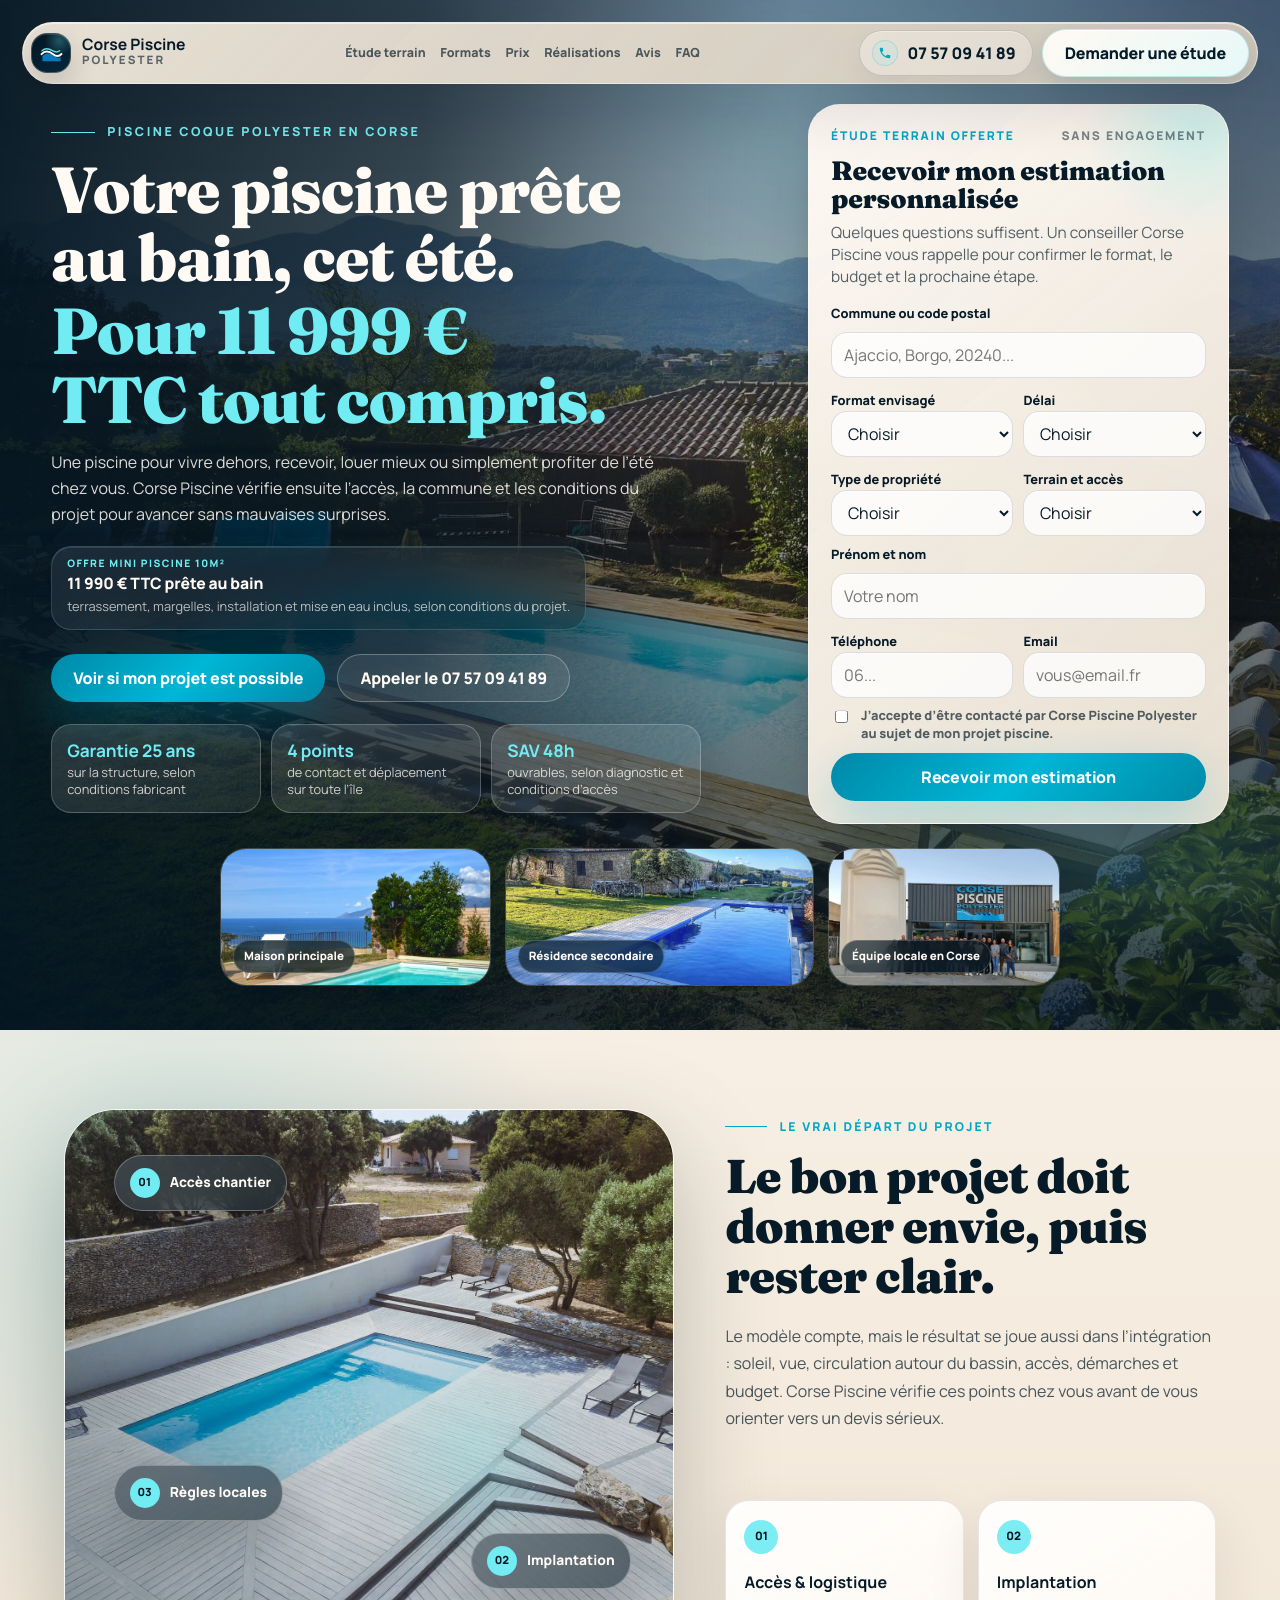
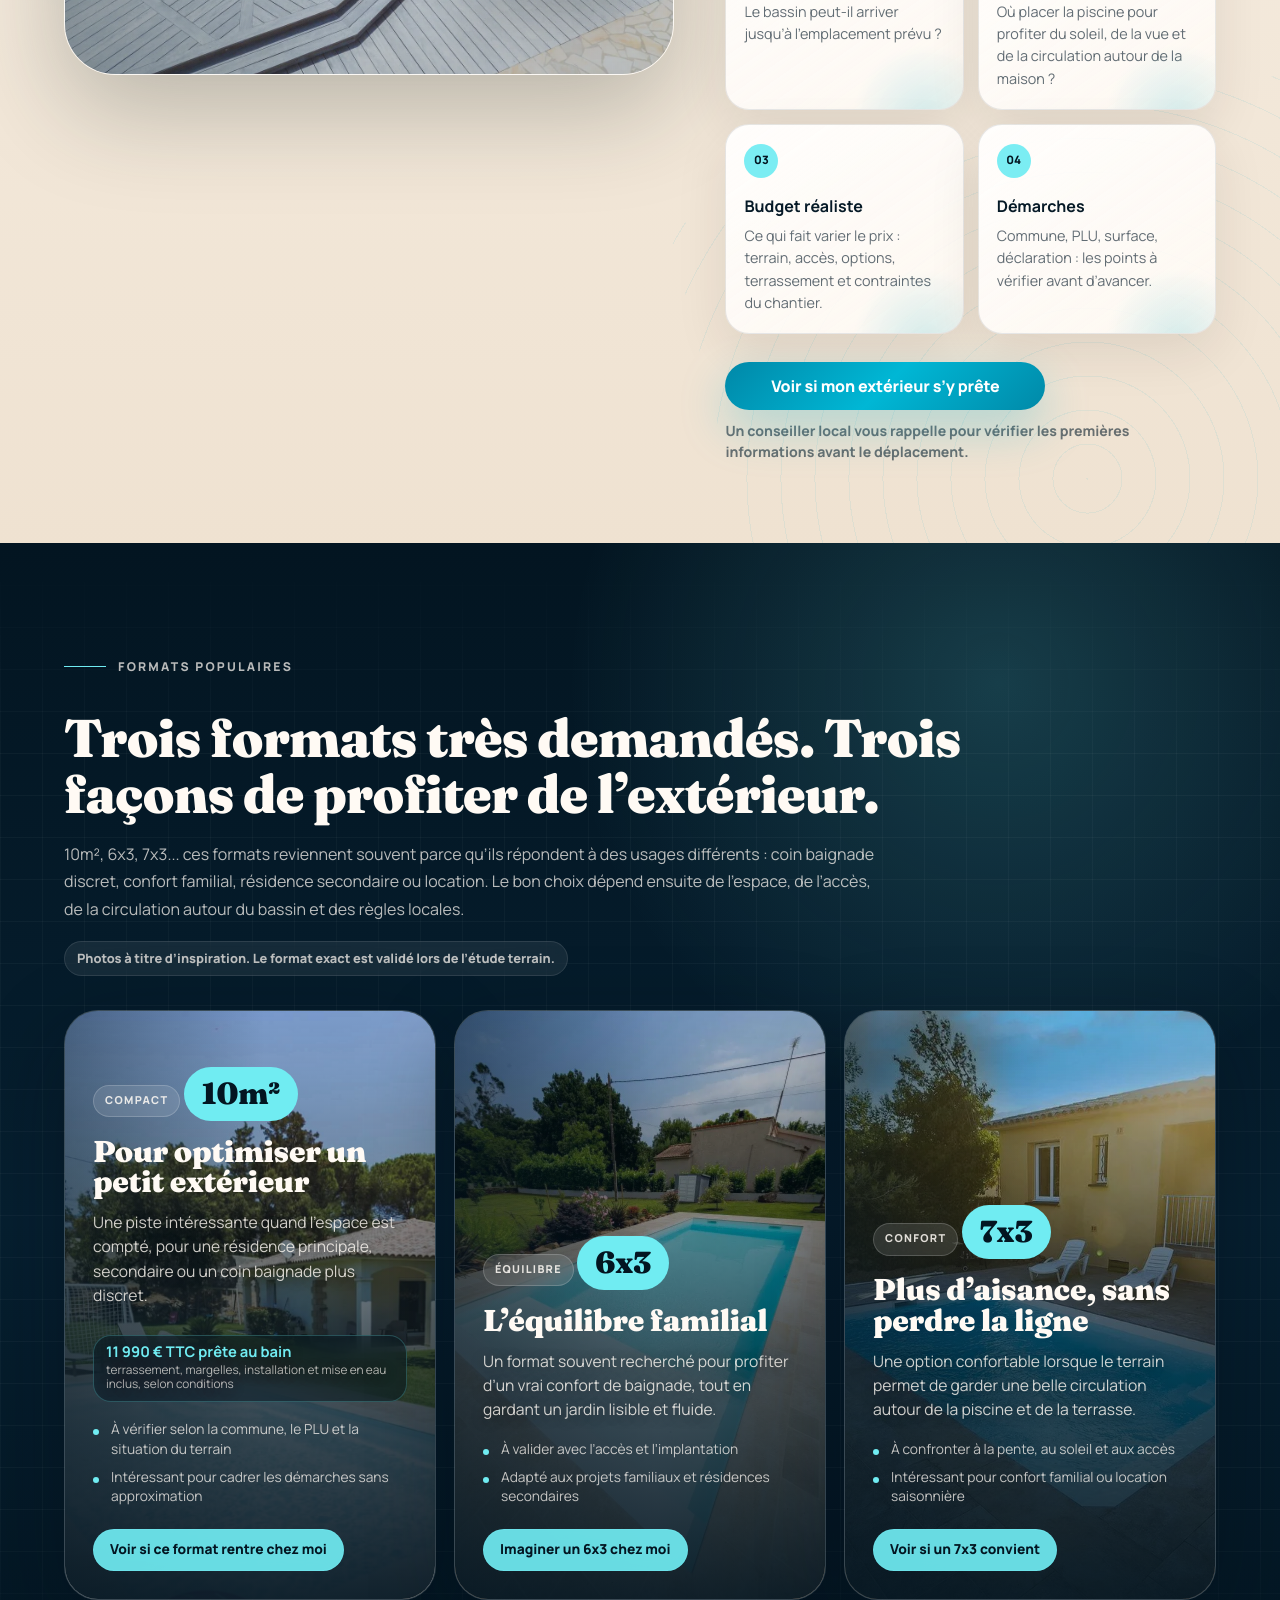
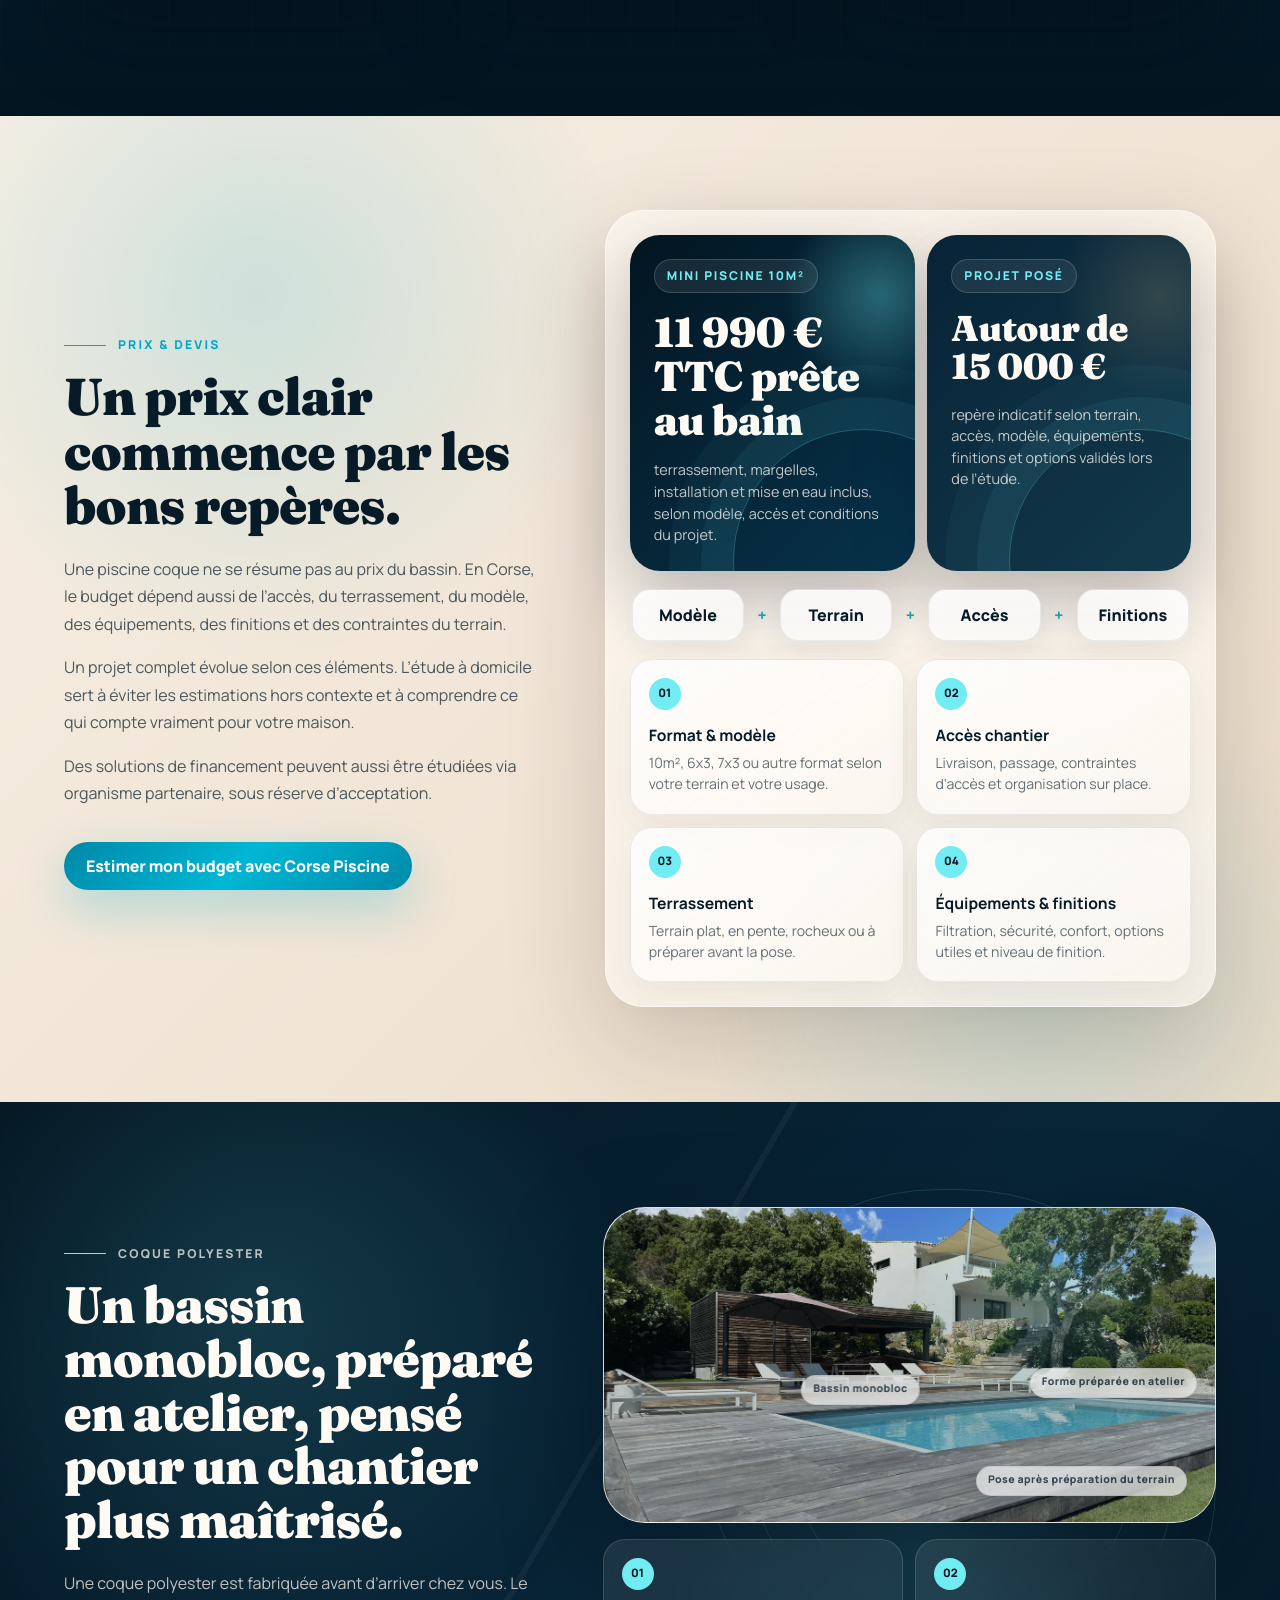
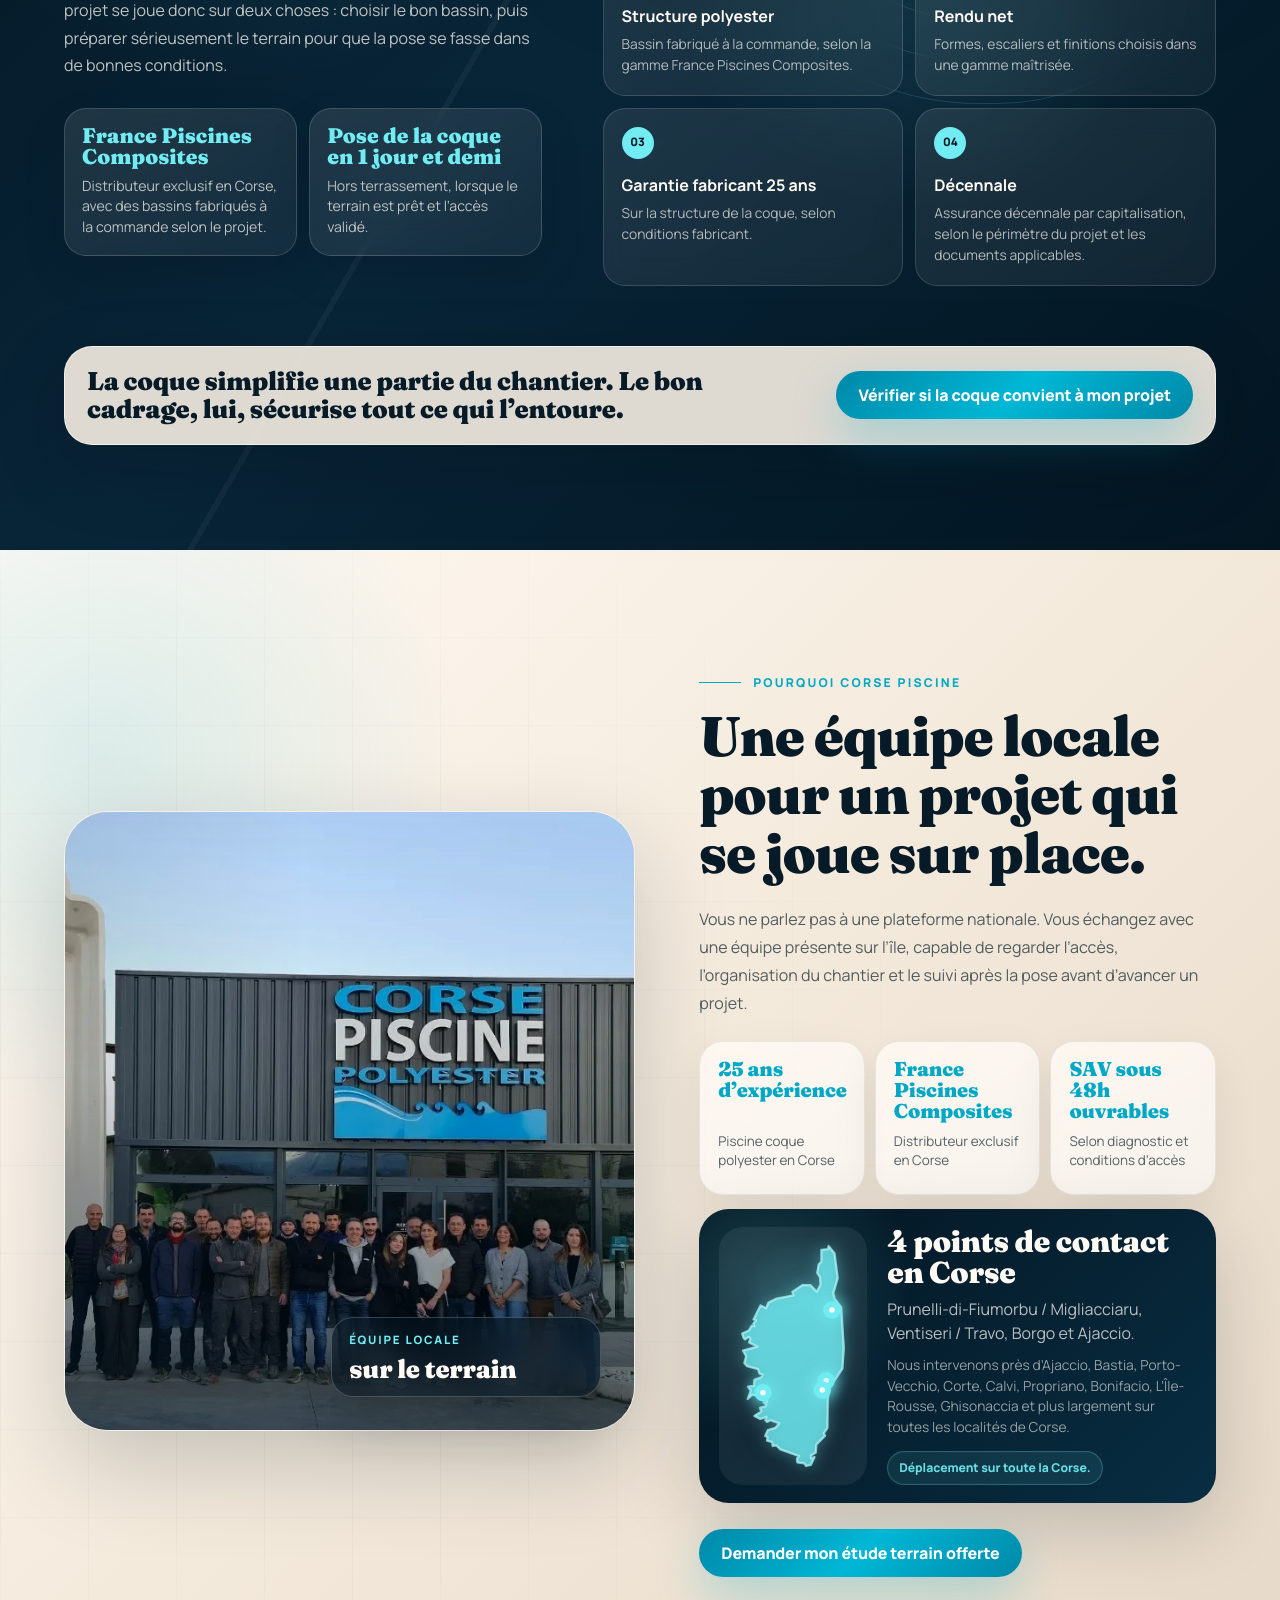
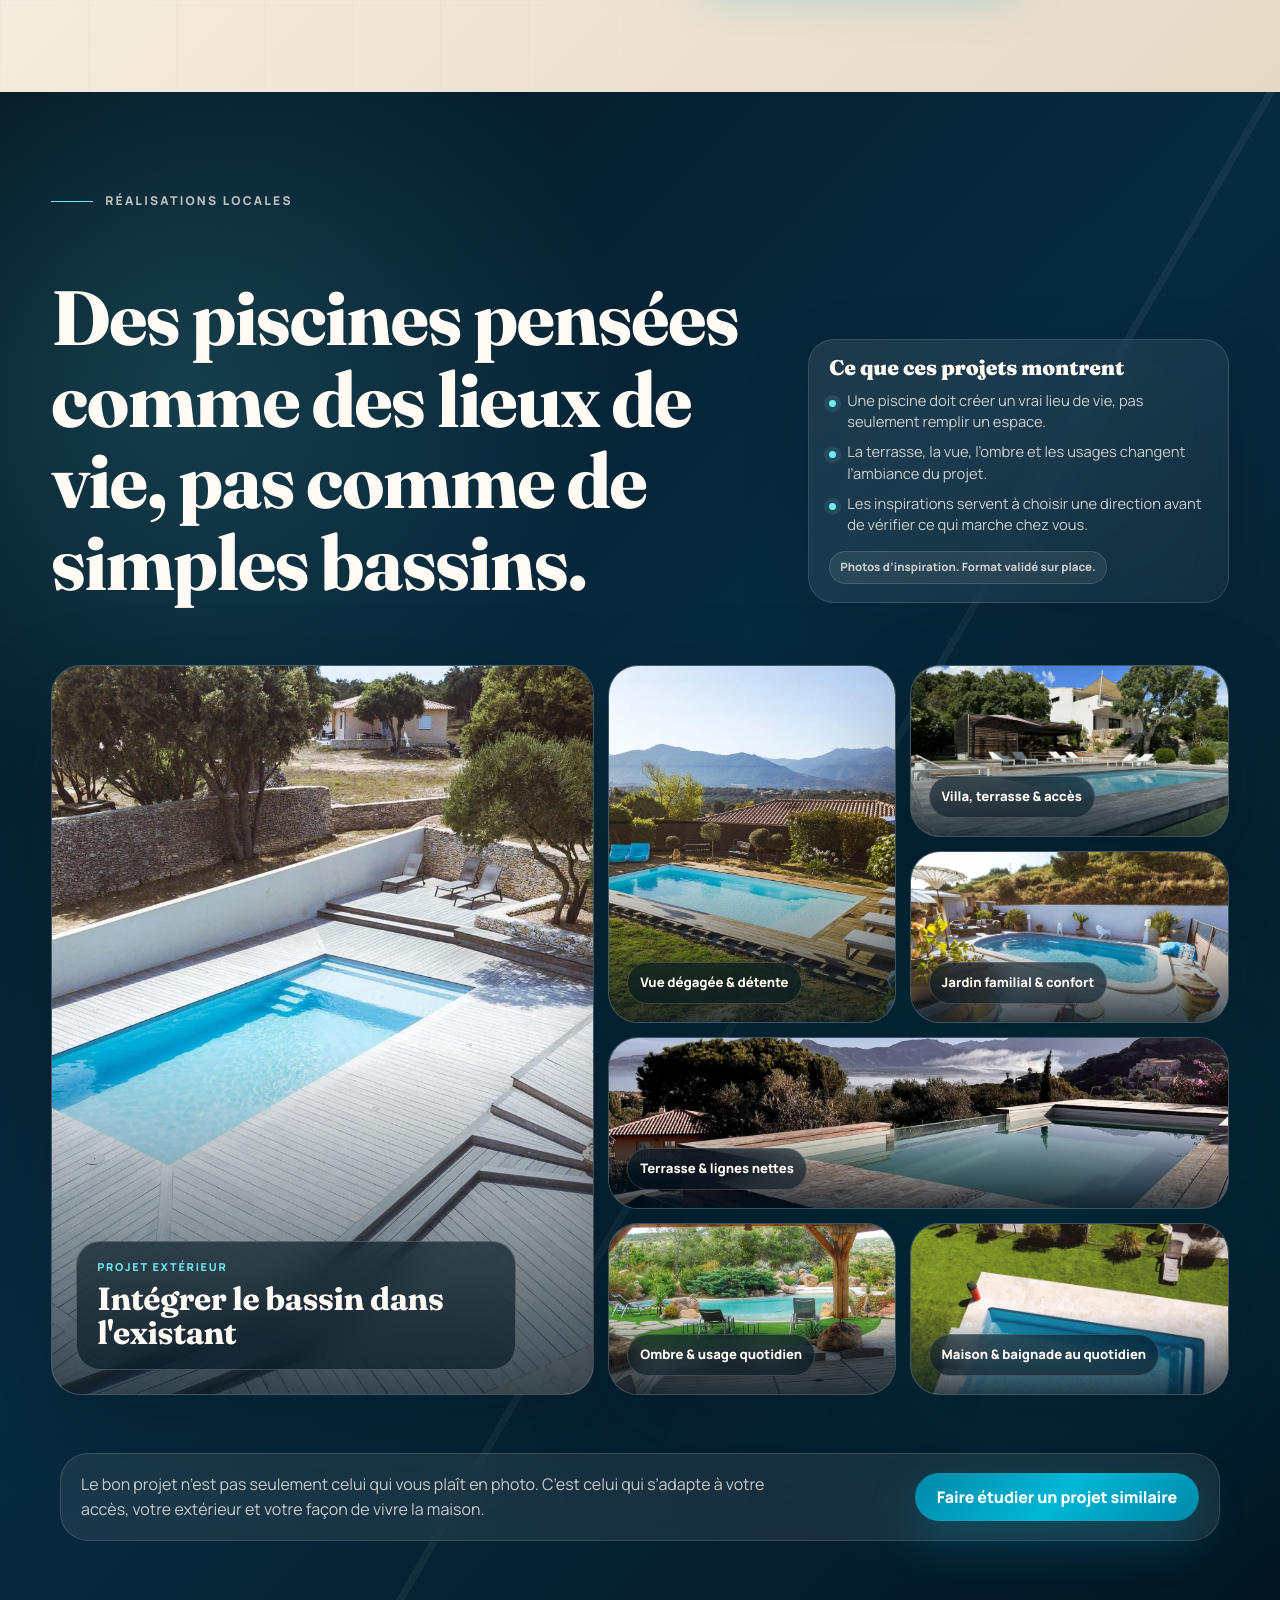
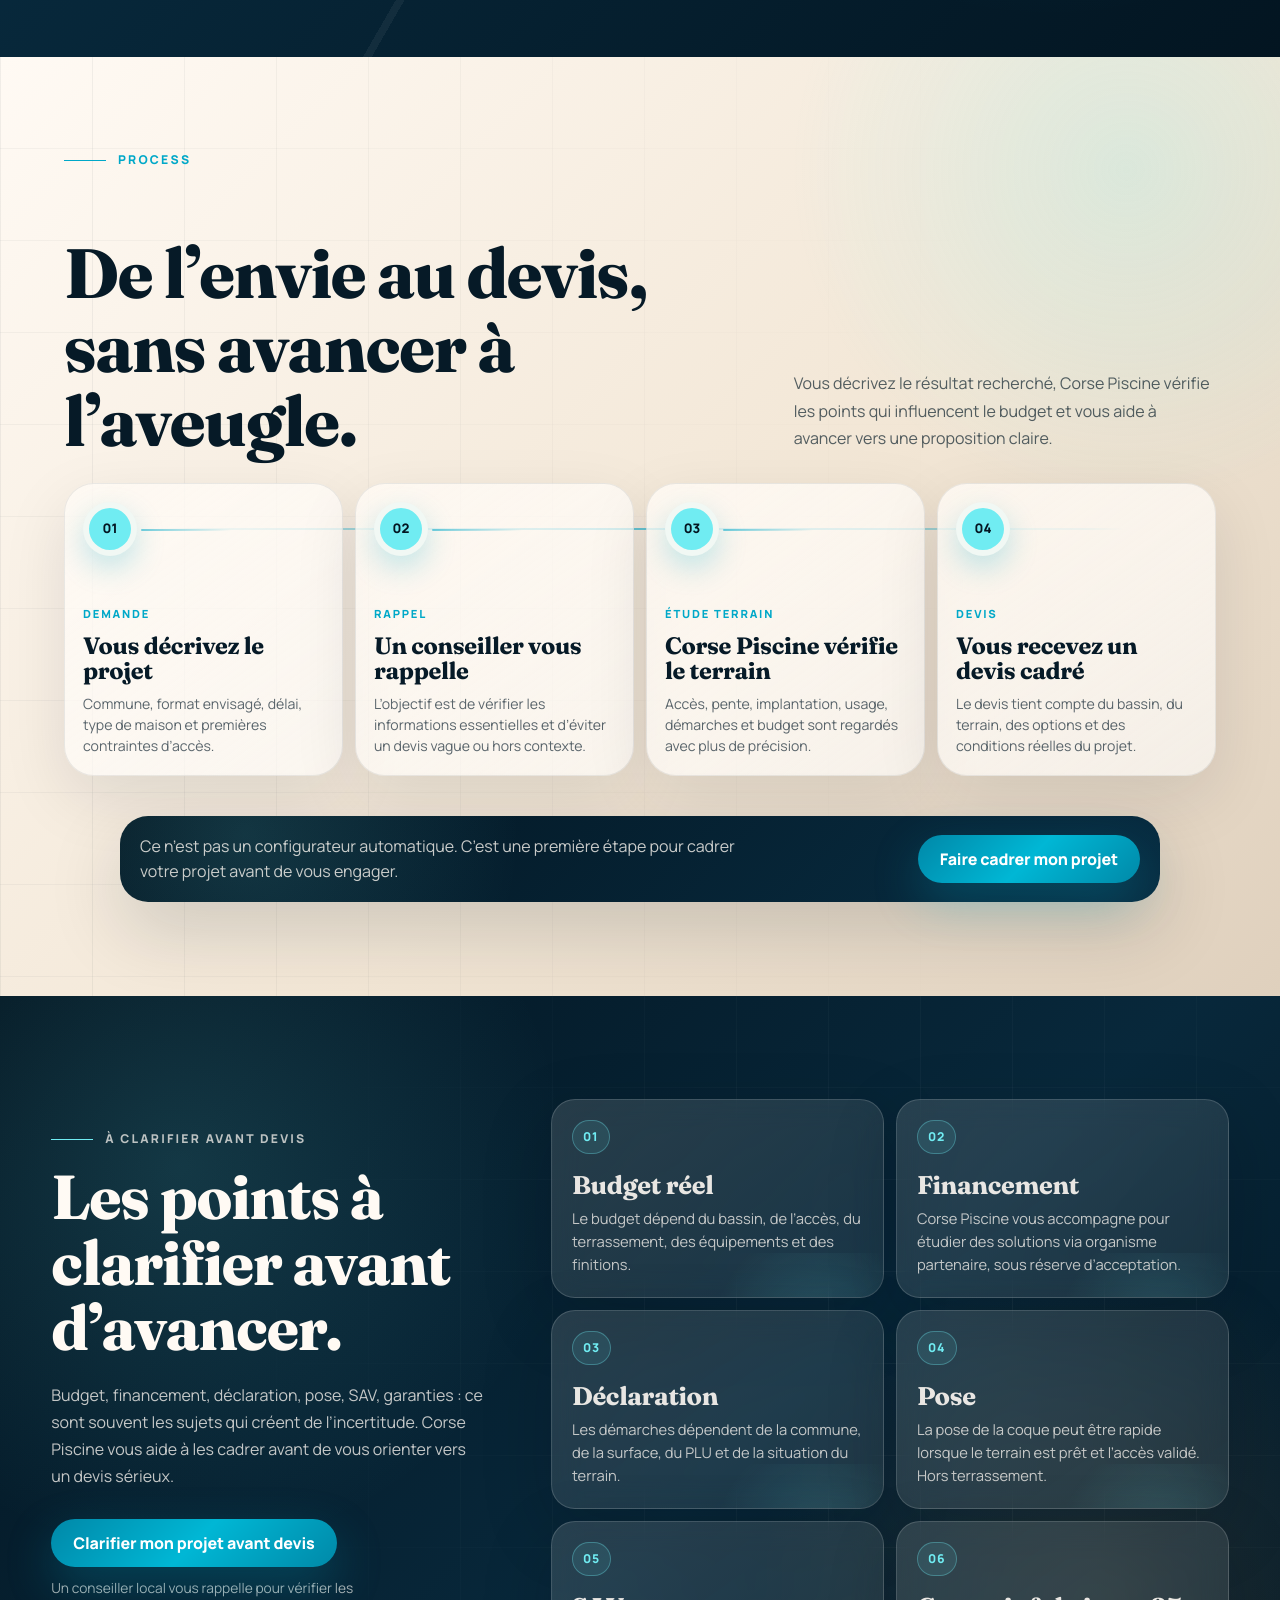
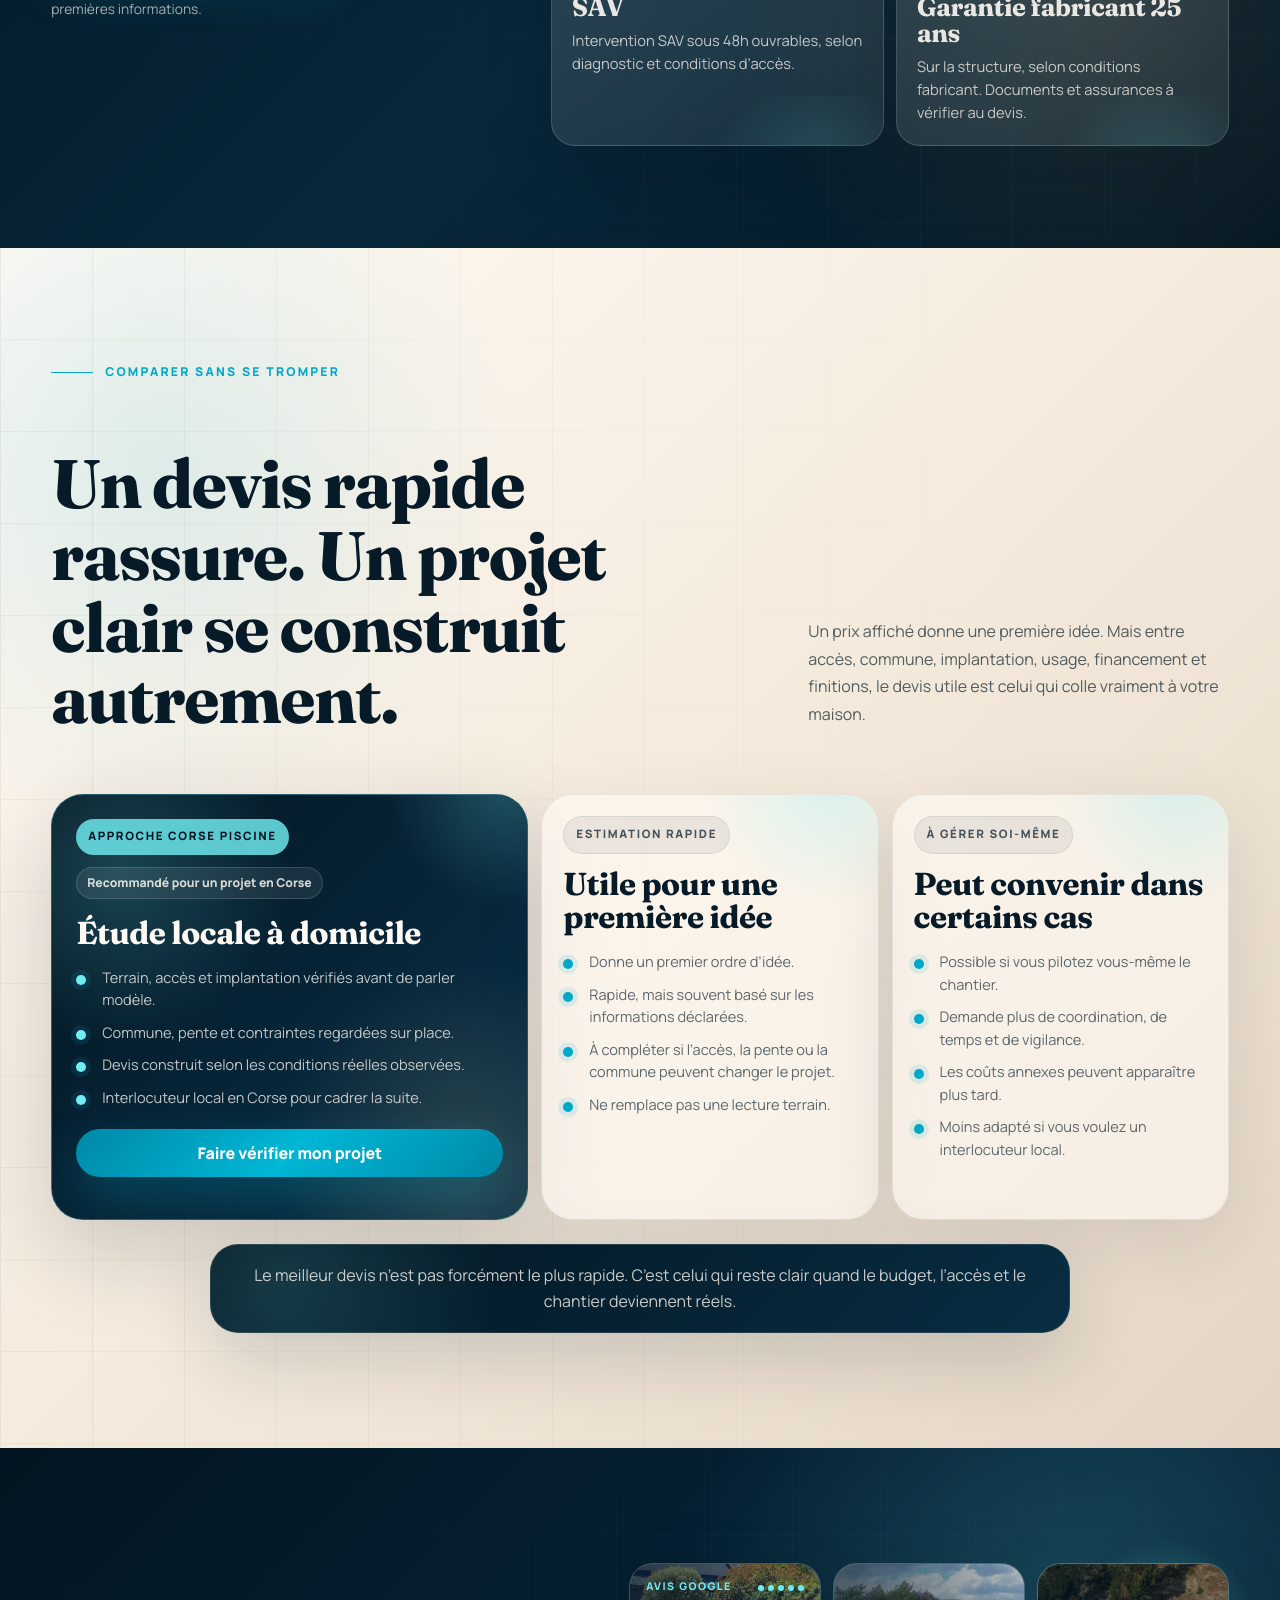
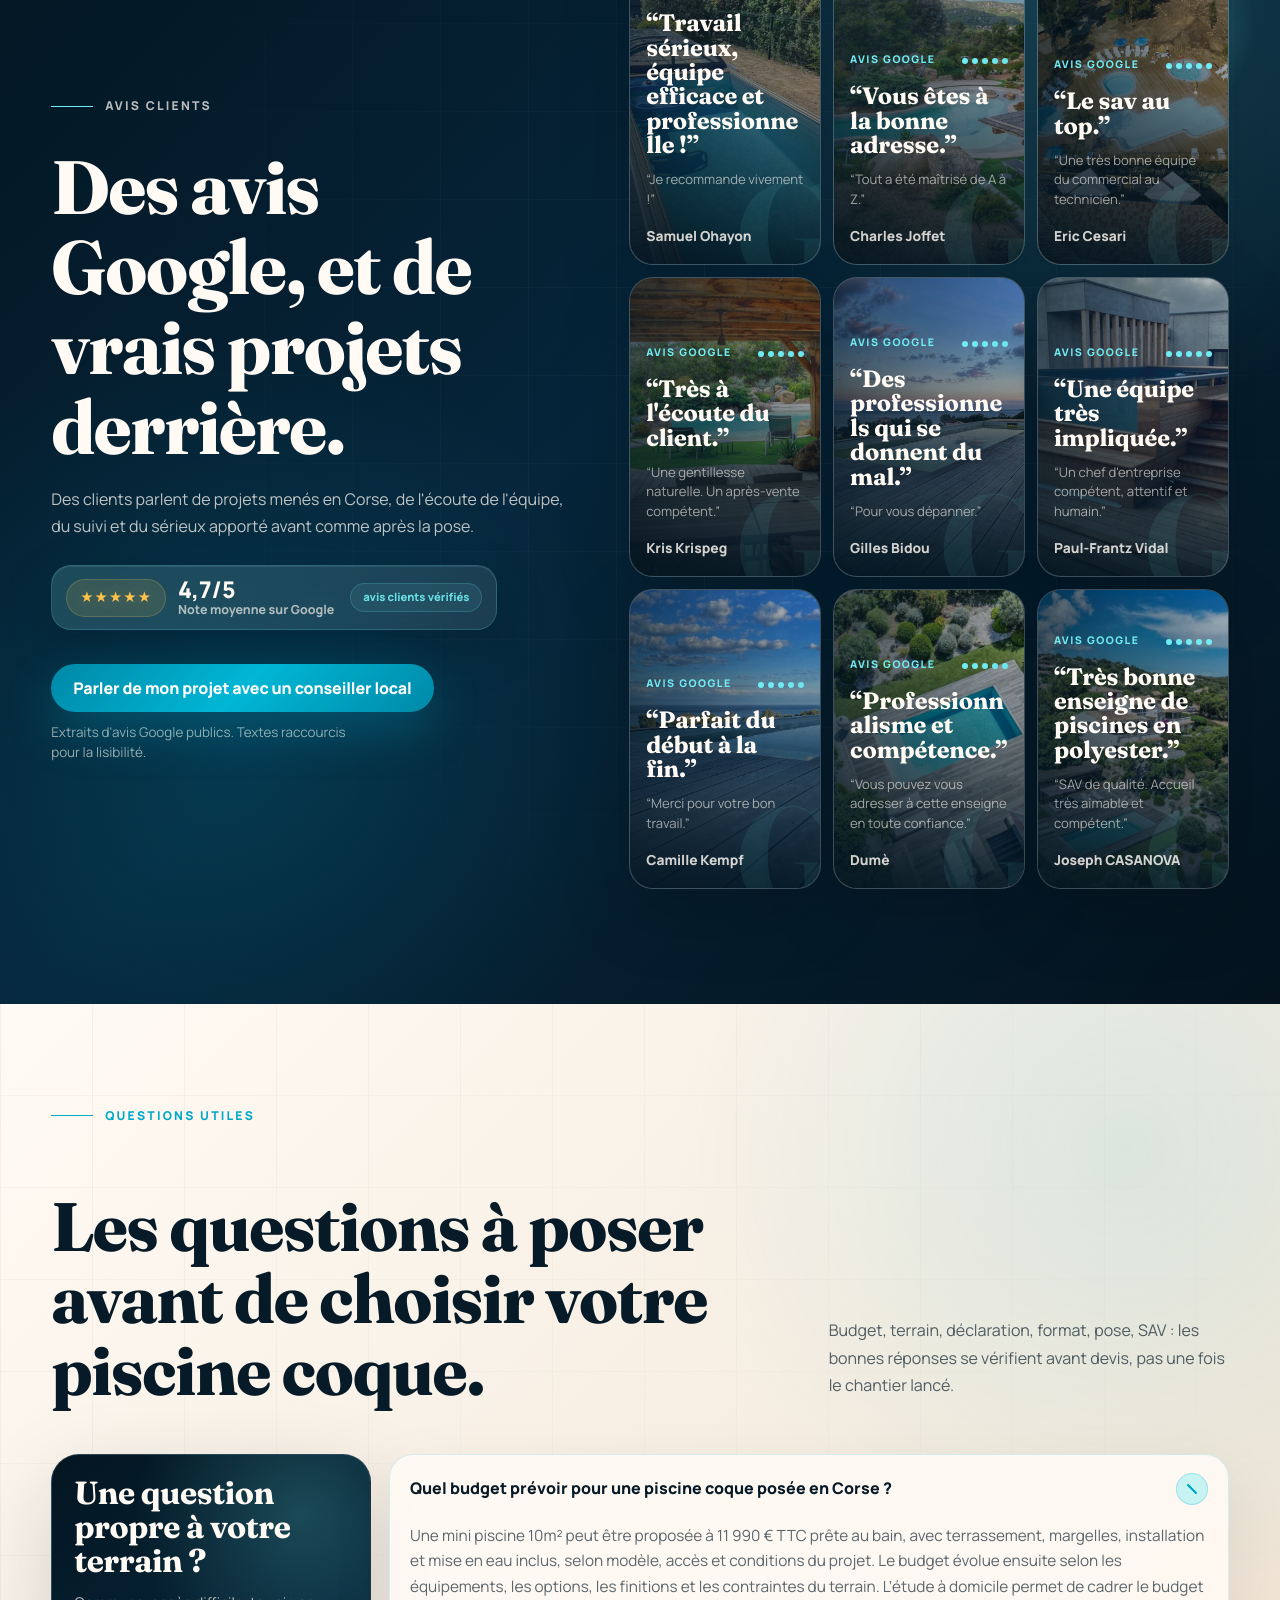
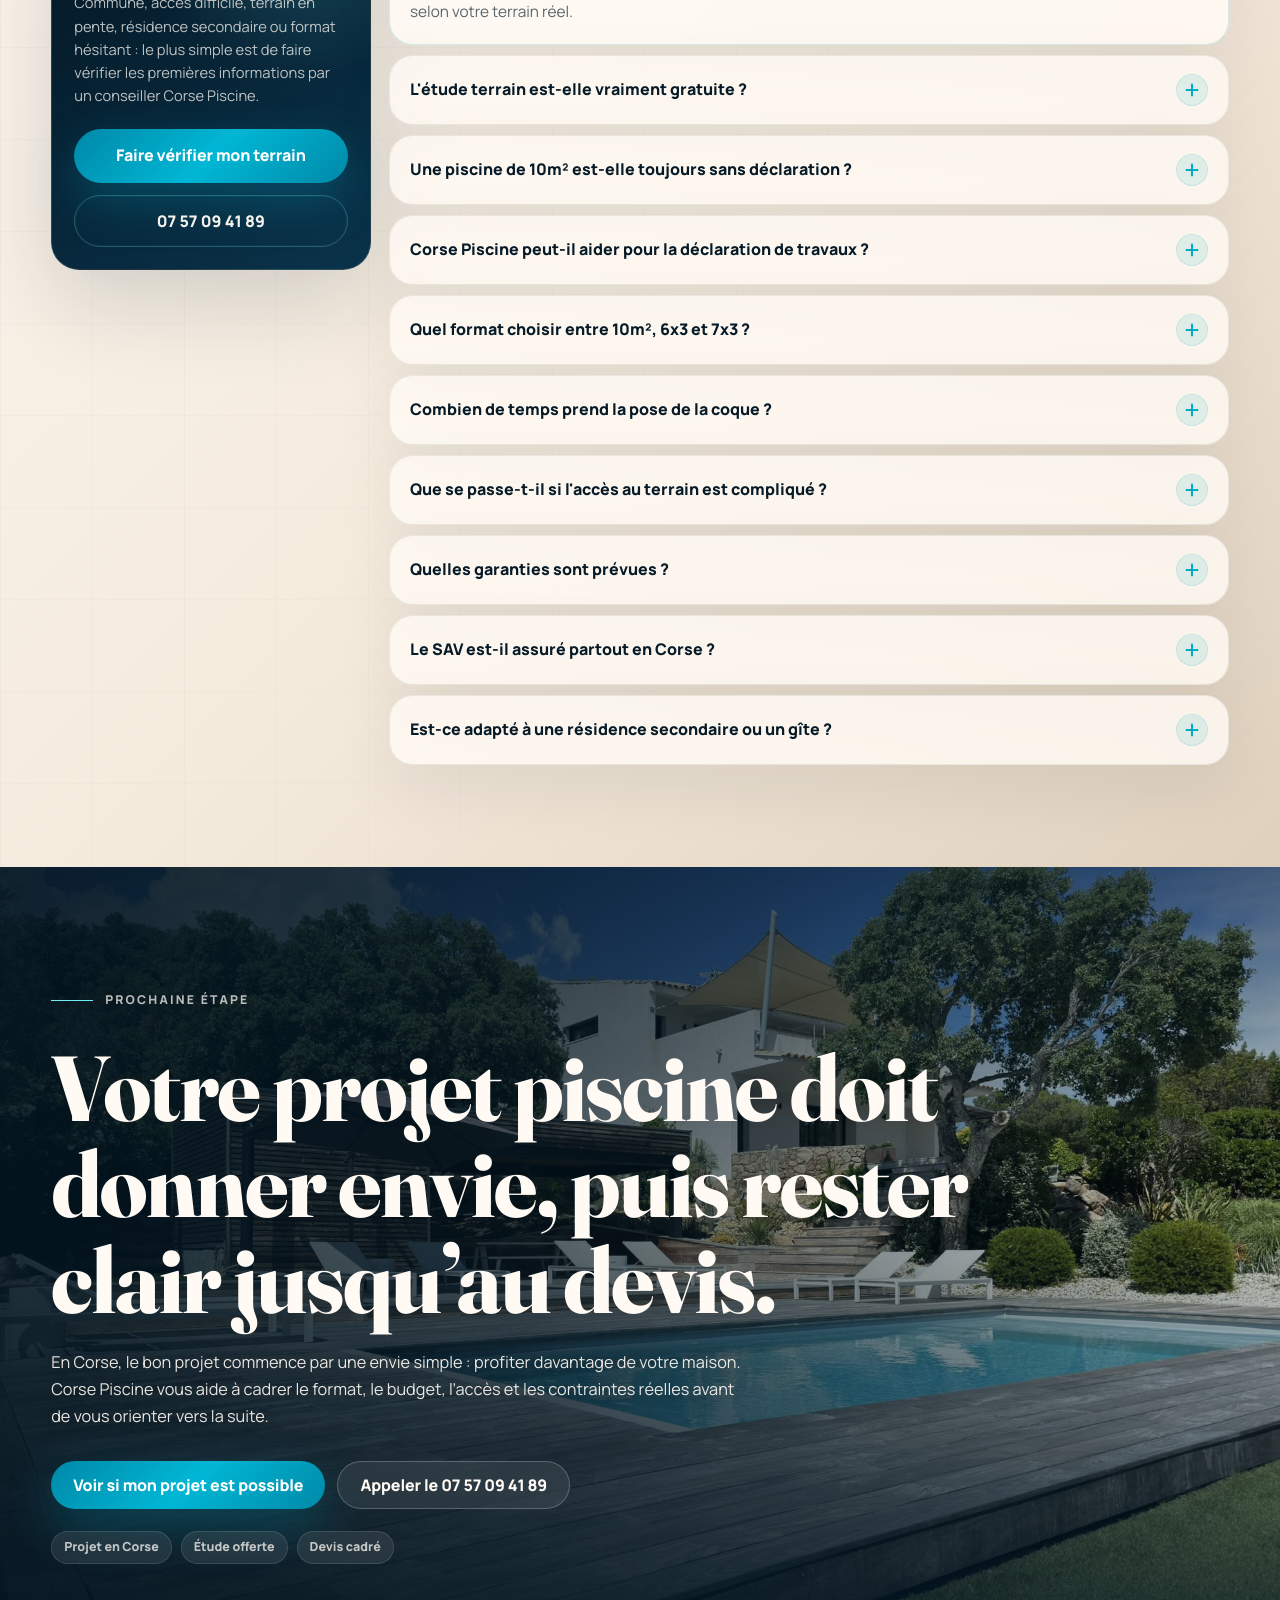
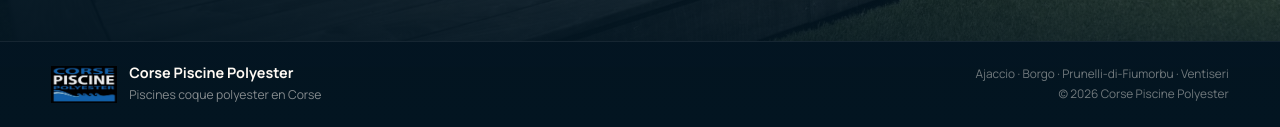
<file: index.html>
﻿<!doctype html>
<html lang="fr">
<head>
  <meta charset="utf-8">
  <meta name="viewport" content="width=device-width, initial-scale=1">
  <title>Corse Piscine Polyester | Design Lab V2</title>
  <meta name="description" content="Prototype créatif premium pour Corse Piscine Polyester.">
  <link rel="preload" as="image" href="assets/hero.webp">
  <link rel="stylesheet" href="styles.css?v=mobile-header-phone-exact-center">
</head>
<body>
  <header class="site-header" data-header>
    <a class="brand" href="#hero" aria-label="Corse Piscine Polyester">
      <span class="brand-mark" aria-hidden="true">
        <svg viewBox="0 0 64 64" focusable="false">
          <path class="brand-wave-fill" d="M12 38c8.2-8.4 17.4-8.4 27.6 0 4.1 3.4 8.4 4.2 12.4 2.4v8.9H12V38Z"/>
          <path class="brand-wave-line" d="M10 33.6c7-7.7 15.6-7.7 25.8 0 7.1 5.3 13.1 5.1 18.2-.5"/>
          <path class="brand-wave-line brand-wave-line-soft" d="M11 25.8c6.2-5.9 13.9-5.9 23.1 0 5.7 3.6 11 3.7 15.9.2"/>
        </svg>
      </span>
      <span class="brand-copy">
        <strong>Corse Piscine</strong>
        <small>POLYESTER</small>
      </span>
    </a>
    <nav class="nav-links" aria-label="Navigation prototype">
      <a href="#formulaire">Étude terrain</a>
      <a href="#formats">Formats</a>
      <a href="#budget">Prix</a>
      <a href="#realisations">Réalisations</a>
      <a href="#avis">Avis</a>
      <a href="#faq">FAQ</a>
    </nav>
    <div class="header-actions">
      <a class="header-phone" href="tel:+33757094189" data-track="header_phone_click">
        <span aria-hidden="true">
          <svg viewBox="0 0 24 24" focusable="false">
            <path d="M6.62 10.79c1.44 2.83 3.76 5.15 6.59 6.59l2.2-2.2c.28-.28.68-.36 1.04-.24 1.14.38 2.34.57 3.55.57.55 0 1 .45 1 1V20c0 .55-.45 1-1 1C10.61 21 3 13.39 3 4c0-.55.45-1 1-1h3.49c.55 0 1 .45 1 1 0 1.21.19 2.41.57 3.55.11.36.03.76-.25 1.04l-2.19 2.2Z"/>
          </svg>
        </span>
        07 57 09 41 89
      </a>
      <a class="btn btn-ivory" href="#formulaire" data-track="header_cta_click">Demander une étude</a>
    </div>
  </header>

  <main>
    <section class="hero" id="hero">
      <div class="cinema" aria-hidden="true">
        <img src="assets/hero.webp" alt="" data-parallax>
        <div class="cinema-gradient"></div>
        <div class="water-sheen"></div>
      </div>

      <div class="hero-layout">
        <div class="hero-copy">
          <div class="overline">
            <span></span>
            Piscine coque polyester en Corse
          </div>
          <h1>
            Votre piscine prête au bain, cet été.
            <em>Pour 11&nbsp;999&nbsp;€ TTC tout compris.</em>
          </h1>
          <p class="lead">Une piscine pour vivre dehors, recevoir, louer mieux ou simplement profiter de l’été chez vous. Corse Piscine vérifie ensuite l’accès, la commune et les conditions du projet pour avancer sans mauvaises surprises.</p>

          <p class="hero-price-note">
            <span class="hero-price-label">Offre mini piscine 10m²</span>
            <strong>11&nbsp;990&nbsp;€ TTC prête au bain</strong>
            <span>terrassement, margelles, installation et mise en eau inclus, selon conditions du projet.</span>
          </p>

          <div class="hero-actions">
            <a class="btn btn-water" href="#formulaire" data-track="hero_form_start">Voir si mon projet est possible</a>
            <a class="btn btn-glass" href="tel:+33757094189" data-track="hero_phone_click">Appeler le 07 57 09 41 89</a>
          </div>

          <div class="proof-rail" id="proof" aria-label="Repères de confiance">
            <article>
              <strong>Garantie 25 ans</strong>
              <span>sur la structure, selon conditions fabricant</span>
            </article>
            <article>
              <strong>4 points</strong>
              <span>de contact et déplacement sur toute l’île</span>
            </article>
            <article>
              <strong>SAV 48h</strong>
              <span>ouvrables, selon diagnostic et conditions d’accès</span>
            </article>
          </div>
        </div>

        <aside class="diagnostic-card" id="formulaire" aria-labelledby="form-title">
          <div class="card-orbit" aria-hidden="true"></div>
          <div class="card-topline">
            <span>Étude terrain offerte</span>
            <span>Sans engagement</span>
          </div>
          <h2 id="form-title"><span>Recevoir mon estimation</span><span>personnalisée</span></h2>
          <p>Quelques questions suffisent. Un conseiller Corse Piscine vous rappelle pour confirmer le format, le budget et la prochaine étape.</p>

          <form class="lead-form lead-form-ghl" id="leadForm" action="thank-you.html" method="get" novalidate data-track-submit="hero_submit">
            <label for="commune">Commune ou code postal</label>
            <input id="commune" name="commune" type="text" placeholder="Ajaccio, Borgo, 20240..." autocomplete="address-level2" required>

            <div class="form-pair">
              <div>
                <label for="format">Format envisagé</label>
                <select id="format" name="format" required data-track="hero_format_select">
                  <option value="">Choisir</option>
                  <option value="10m2">10m²</option>
                  <option value="6x3">6x3</option>
                  <option value="7x3">7x3</option>
                  <option value="autre">Autre</option>
                  <option value="indecis">Je ne sais pas encore</option>
                </select>
              </div>
              <div>
                <label for="timeline">Délai</label>
                <select id="timeline" name="timeline" required>
                  <option value="">Choisir</option>
                  <option value="asap">Dès que possible</option>
                  <option value="1-3">1 à 3 mois</option>
                  <option value="3-6">3 à 6 mois</option>
                  <option value="later">Plus tard</option>
                </select>
              </div>
            </div>

            <div class="form-pair">
              <div>
                <label for="property_type">Type de propriété</label>
                <select id="property_type" name="property_type" required>
                  <option value="">Choisir</option>
                  <option value="residence-principale">Résidence principale</option>
                  <option value="residence-secondaire">Résidence secondaire</option>
                  <option value="gite-location">Gîte ou location saisonnière</option>
                  <option value="construction-neuve">Construction neuve</option>
                  <option value="autre">Autre</option>
                </select>
              </div>
              <div>
                <label for="terrain_access">Terrain et accès</label>
                <select id="terrain_access" name="terrain_access" required>
                  <option value="">Choisir</option>
                  <option value="facile">Accès facile</option>
                  <option value="a-verifier">Accès à vérifier</option>
                  <option value="pente">Terrain en pente</option>
                  <option value="construction">Construction en cours</option>
                  <option value="inconnu">Je ne sais pas</option>
                </select>
              </div>
            </div>

            <label for="name">Prénom et nom</label>
            <input id="name" name="name" type="text" placeholder="Votre nom" autocomplete="name" required>

            <div class="form-pair">
              <div>
                <label for="phone">Téléphone</label>
                <input id="phone" name="phone" type="tel" placeholder="06..." autocomplete="tel" required>
              </div>
              <div>
                <label for="email">Email</label>
                <input id="email" name="email" type="email" placeholder="vous@email.fr" autocomplete="email">
              </div>
            </div>

            <input type="hidden" name="gclid" data-hidden-field="gclid">
            <input type="hidden" name="utm_source" data-hidden-field="utm_source">
            <input type="hidden" name="utm_medium" data-hidden-field="utm_medium">
            <input type="hidden" name="utm_campaign" data-hidden-field="utm_campaign">
            <input type="hidden" name="utm_term" data-hidden-field="utm_term">
            <input type="hidden" name="utm_content" data-hidden-field="utm_content">
            <input type="hidden" name="landing_page" data-hidden-field="landing_page">
            <input type="hidden" name="hero_variant" value="v2_design_lab">
            <input type="hidden" name="form_variant" value="ghl_one_step_compact">
            <input type="hidden" name="device" data-hidden-field="device">
            <input type="hidden" name="referrer" data-hidden-field="referrer">

            <label class="consent">
              <input type="checkbox" required>
              <span>J’accepte d’être contacté par Corse Piscine Polyester au sujet de mon projet piscine.</span>
            </label>

            <p class="form-error" id="formError" role="alert" hidden>Merci de compléter les champs obligatoires. Vous pouvez aussi appeler le 07 57 09 41 89.</p>
            <button class="btn btn-water btn-wide" type="submit" data-track="hero_submit">Recevoir mon estimation</button>
          </form>
        </aside>
      </div>

      <div class="visual-strip" aria-label="Preuves visuelles">
        <figure>
          <img src="assets/hero-villa.webp" alt="Piscine et villa en Corse">
          <figcaption>Maison principale</figcaption>
        </figure>
        <figure>
          <img src="assets/hero-stone.webp" alt="Piscine près d'une maison en pierre en Corse">
          <figcaption>Résidence secondaire</figcaption>
        </figure>
        <figure>
          <img src="assets/team-facade.webp" alt="Équipe Corse Piscine Polyester devant un point de contact en Corse">
          <figcaption>Équipe locale en Corse</figcaption>
        </figure>
      </div>
    </section>

    <section class="terrain-section" id="terrain" aria-labelledby="terrain-title" data-hide-sticky>
      <div class="terrain-media" data-reveal>
        <div class="terrain-visual">
          <img src="assets/terrain.webp" alt="Piscine coque dans un jardin corse avec terrasse, murs en pierre et végétation méditerranéenne">
          <div class="terrain-glow" aria-hidden="true"></div>
          <div class="terrain-note terrain-note-access">
            <span>01</span>
            Accès chantier
          </div>
          <div class="terrain-note terrain-note-slope">
            <span>02</span>
            Implantation
          </div>
          <div class="terrain-note terrain-note-admin">
            <span>03</span>
            Règles locales
          </div>
        </div>
      </div>

      <div class="terrain-copy" data-reveal>
        <div class="section-kicker">
          <span></span>
          LE VRAI DÉPART DU PROJET
        </div>
        <h2 id="terrain-title">Le bon projet doit donner envie, puis rester clair.</h2>
        <p>Le modèle compte, mais le résultat se joue aussi dans l’intégration : soleil, vue, circulation autour du bassin, accès, démarches et budget. Corse Piscine vérifie ces points chez vous avant de vous orienter vers un devis sérieux.</p>
      </div>

      <div class="terrain-diagnostics" data-reveal>
        <div class="terrain-checklist">
          <article>
            <strong>Accès & logistique</strong>
            <span>Le bassin peut-il arriver jusqu’à l’emplacement prévu ?</span>
          </article>
          <article>
            <strong>Implantation</strong>
            <span>Où placer la piscine pour profiter du soleil, de la vue et de la circulation autour de la maison ?</span>
          </article>
          <article>
            <strong>Budget réaliste</strong>
            <span>Ce qui fait varier le prix : terrain, accès, options, terrassement et contraintes du chantier.</span>
          </article>
          <article>
            <strong>Démarches</strong>
            <span>Commune, PLU, surface, déclaration : les points à vérifier avant d’avancer.</span>
          </article>
        </div>

        <div class="terrain-actions">
          <a class="btn btn-water" href="#formulaire" data-track="terrain_cta_click">Voir si mon extérieur s’y prête</a>
          <a hidden href="#formulaire" data-track="study_section_cta_click" aria-hidden="true" tabindex="-1">&Eacute;tude terrain</a>
          <p>Un conseiller local vous rappelle pour vérifier les premières informations avant le déplacement.</p>
        </div>
      </div>
    </section>

    <section class="formats-section" id="formats" aria-labelledby="formats-title" data-hide-sticky>
      <div class="formats-head" data-reveal>
        <div class="section-kicker section-kicker-light">
          <span></span>
          FORMATS POPULAIRES
        </div>
        <h2 id="formats-title">Trois formats très demandés. Trois façons de profiter de l’extérieur.</h2>
        <p>10m², 6x3, 7x3... ces formats reviennent souvent parce qu’ils répondent à des usages différents : coin baignade discret, confort familial, résidence secondaire ou location. Le bon choix dépend ensuite de l’espace, de l’accès, de la circulation autour du bassin et des règles locales.</p>
        <p class="formats-note">Photos à titre d’inspiration. Le format exact est validé lors de l’étude terrain.</p>
        <p class="formats-swipe-cue">Glissez pour comparer les formats</p>
      </div>

      <div class="format-stage" data-reveal>
        <article class="format-card format-card-featured format-card-compact">
          <a href="#formulaire" data-track="format_10m2_click" data-format-choice="10m2" aria-label="Préselectionner le format 10m²">
            <figure>
              <img src="assets/format-10m2.webp" alt="Piscine compacte comme inspiration de format 10m²">
              <figcaption>Visuel d’inspiration</figcaption>
            </figure>
            <div class="format-content">
              <span class="format-size">10m²</span>
              <h3>Pour optimiser un petit extérieur</h3>
              <p>Une piste intéressante quand l’espace est compté, pour une résidence principale, secondaire ou un coin baignade plus discret.</p>
              <p class="format-mini-price"><strong>11&nbsp;990&nbsp;€ TTC prête au bain</strong><span>terrassement, margelles, installation et mise en eau inclus, selon conditions</span></p>
              <ul>
                <li>À vérifier selon la commune, le PLU et la situation du terrain</li>
                <li>Intéressant pour cadrer les démarches sans approximation</li>
              </ul>
              <span class="format-cta">Voir si ce format rentre chez moi</span>
            </div>
          </a>
        </article>

        <article class="format-card format-card-family">
          <a href="#formulaire" data-track="format_6x3_click" data-format-choice="6x3" aria-label="Préselectionner le format 6x3">
            <figure>
              <img src="assets/format-6x3.webp" alt="Piscine rectangulaire familiale comme inspiration de format 6x3">
              <figcaption>Visuel d’inspiration</figcaption>
            </figure>
            <div class="format-content">
              <span class="format-size">6x3</span>
              <h3>L’équilibre familial</h3>
              <p>Un format souvent recherché pour profiter d’un vrai confort de baignade, tout en gardant un jardin lisible et fluide.</p>
              <ul>
                <li>À valider avec l’accès et l’implantation</li>
                <li>Adapté aux projets familiaux et résidences secondaires</li>
              </ul>
              <span class="format-cta">Imaginer un 6x3 chez moi</span>
            </div>
          </a>
        </article>

        <article class="format-card format-card-comfort">
          <a href="#formulaire" data-track="format_7x3_click" data-format-choice="7x3" aria-label="Préselectionner le format 7x3">
            <figure>
              <img src="assets/format-7x3.webp" alt="Piscine avec terrasse comme inspiration de format 7x3">
              <figcaption>Visuel d’inspiration</figcaption>
            </figure>
            <div class="format-content">
              <span class="format-size">7x3</span>
              <h3>Plus d’aisance, sans perdre la ligne</h3>
              <p>Une option confortable lorsque le terrain permet de garder une belle circulation autour de la piscine et de la terrasse.</p>
              <ul>
                <li>À confronter à la pente, au soleil et aux accès</li>
                <li>Intéressant pour confort familial ou location saisonnière</li>
              </ul>
              <span class="format-cta">Voir si un 7x3 convient</span>
            </div>
          </a>
        </article>
      </div>
    </section>

    <section class="budget-section" id="budget" aria-labelledby="budget-title" data-hide-sticky>
      <div class="budget-copy" data-reveal>
        <div class="section-kicker">
          <span></span>
          PRIX & DEVIS
        </div>
        <h2 id="budget-title">Un prix clair commence par les bons repères.</h2>
        <p>Une piscine coque ne se résume pas au prix du bassin. En Corse, le budget dépend aussi de l’accès, du terrassement, du modèle, des équipements, des finitions et des contraintes du terrain.</p>
        <p>Un projet complet évolue selon ces éléments. L’étude à domicile sert à éviter les estimations hors contexte et à comprendre ce qui compte vraiment pour votre maison.</p>
        <p>Des solutions de financement peuvent aussi être étudiées via organisme partenaire, sous réserve d’acceptation.</p>
        <a class="btn btn-water budget-cta" href="#formulaire" data-track="price_cta_click">
          <span class="budget-cta-full">Estimer mon budget avec Corse Piscine</span>
          <span class="budget-cta-short">Estimer mon budget</span>
        </a>
      </div>

      <div class="budget-panel" data-reveal>
        <div class="price-anchor-group">
          <div class="price-anchor price-anchor-entry">
            <span>MINI PISCINE 10M²</span>
            <strong>11&nbsp;990&nbsp;€ TTC prête au bain</strong>
            <p>terrassement, margelles, installation et mise en eau inclus, selon modèle, accès et conditions du projet.</p>
          </div>
          <div class="price-anchor price-anchor-project">
            <span>PROJET POSÉ</span>
            <strong>Autour de 15&nbsp;000&nbsp;€</strong>
            <p>repère indicatif selon terrain, accès, modèle, équipements, finitions et options validés lors de l’étude.</p>
          </div>
        </div>

        <div class="budget-equation" aria-label="Variables qui composent le budget">
          <span>Modèle</span>
          <b>+</b>
          <span>Terrain</span>
          <b>+</b>
          <span>Accès</span>
          <b>+</b>
          <span>Finitions</span>
        </div>

        <div class="budget-grid">
          <article>
            <span>01</span>
            <strong>Format & modèle</strong>
            <p>10m², 6x3, 7x3 ou autre format selon votre terrain et votre usage.</p>
          </article>
          <article>
            <span>02</span>
            <strong>Accès chantier</strong>
            <p>Livraison, passage, contraintes d’accès et organisation sur place.</p>
          </article>
          <article>
            <span>03</span>
            <strong>Terrassement</strong>
            <p>Terrain plat, en pente, rocheux ou à préparer avant la pose.</p>
          </article>
          <article>
            <span>04</span>
            <strong>Équipements & finitions</strong>
            <p>Filtration, sécurité, confort, options utiles et niveau de finition.</p>
          </article>
        </div>
      </div>
    </section>

    <section class="coque-section" id="coque" aria-labelledby="coque-title" data-hide-sticky>
      <div class="coque-copy" data-reveal>
        <div class="section-kicker section-kicker-light">
          <span></span>
          COQUE POLYESTER
        </div>
        <h2 id="coque-title">Un bassin monobloc, préparé en atelier, pensé pour un chantier plus maîtrisé.</h2>
        <p>Une coque polyester est fabriquée avant d’arriver chez vous. Le projet se joue donc sur deux choses : choisir le bon bassin, puis préparer sérieusement le terrain pour que la pose se fasse dans de bonnes conditions.</p>
        <div class="coque-proof-row">
          <article>
            <strong>France Piscines Composites</strong>
            <span>Distributeur exclusif en Corse, avec des bassins fabriqués à la commande selon le projet.</span>
          </article>
          <article>
            <strong>Pose de la coque en 1 jour et demi</strong>
            <span>Hors terrassement, lorsque le terrain est prêt et l’accès validé.</span>
          </article>
        </div>
      </div>

      <div class="coque-visual" data-reveal>
        <div class="shell-orbit" aria-hidden="true">
          <span></span>
          <span></span>
          <span></span>
        </div>
        <div class="shell-card">
          <img class="shell-photo" src="assets/gallery-extra-pool.webp" alt="Piscine coque polyester intégrée dans un extérieur avec terrasse bois" loading="lazy">
          <div class="shell-annotation shell-annotation-a">Bassin monobloc</div>
          <div class="shell-annotation shell-annotation-b">Forme préparée en atelier</div>
          <div class="shell-annotation shell-annotation-c">Pose après préparation du terrain</div>
        </div>

        <div class="coque-layers" aria-label="Points de réassurance produit">
          <article>
            <span>01</span>
            <strong>Structure polyester</strong>
            <p>Bassin fabriqué à la commande, selon la gamme France Piscines Composites.</p>
          </article>
          <article>
            <span>02</span>
            <strong>Rendu net</strong>
            <p>Formes, escaliers et finitions choisis dans une gamme maîtrisée.</p>
          </article>
          <article>
            <span>03</span>
            <strong>Garantie fabricant 25 ans</strong>
            <p>Sur la structure de la coque, selon conditions fabricant.</p>
          </article>
          <article>
            <span>04</span>
            <strong>Décennale</strong>
            <p>Assurance décennale par capitalisation, selon le périmètre du projet et les documents applicables.</p>
          </article>
        </div>
      </div>

      <div class="coque-actions" data-reveal>
        <p>La coque simplifie une partie du chantier. Le bon cadrage, lui, sécurise tout ce qui l’entoure.</p>
        <a class="btn btn-water" href="#formulaire" data-track="guarantee_cta_click"><span class="cta-desktop-text">Vérifier si la coque convient à mon projet</span><span class="cta-mobile-text">Vérifier mon projet</span></a>
      </div>
    </section>

    <section class="why-section" id="pourquoi-cpp" aria-labelledby="why-title" data-hide-sticky>
      <div class="why-intro" data-reveal>
        <div class="section-kicker">
          <span></span>
          Pourquoi Corse Piscine
        </div>
        <h2 id="why-title">Une équipe locale pour un projet qui se joue sur place.</h2>
        <p>Vous ne parlez pas à une plateforme nationale. Vous échangez avec une équipe présente sur l’île, capable de regarder l’accès, l’organisation du chantier et le suivi après la pose avant d’avancer un projet.</p>
      </div>

      <div class="why-media" data-reveal>
        <figure>
          <img src="assets/team-facade-clean.webp" alt="Équipe Corse Piscine Polyester devant le point de contact d'Ajaccio" loading="lazy">
        </figure>
        <div class="team-ribbon" aria-label="Équipe locale">
          <span>Équipe locale</span>
          <strong>sur le terrain</strong>
        </div>
      </div>

      <div class="why-proof-stack" data-reveal>
        <div class="why-proof-grid" aria-label="Repères Corse Piscine Polyester">
          <article>
            <span>25 ans d’expérience</span>
            <p>Piscine coque polyester en Corse</p>
          </article>
          <article>
            <span>France Piscines Composites</span>
            <p>Distributeur exclusif en Corse</p>
          </article>
          <article>
            <span>SAV sous 48h ouvrables</span>
            <p>Selon diagnostic et conditions d’accès</p>
          </article>
        </div>

        <div class="local-presence-card">
          <div class="corsica-map" aria-hidden="true">
            <svg class="corsica-shape" viewBox="0 0 170 320" role="img" aria-label="Carte stylisée de la Corse">
              <path class="corsica-outline" d="M134.5 7 L133.9 11.3 L124.5 12.3 L124.5 28.5 L120.7 32.7 L118.7 44.4 L122.7 50.6 L123.2 60.8 L118.2 70.7 L109.3 61.5 L98.5 61.3 L84.1 70.8 L85.8 75.5 L62.3 80.2 L50.9 85.6 L47.6 93.5 L39.8 89.7 L30.1 109.1 L33.6 110.4 L29.9 115.2 L31.3 118.6 L27.6 117.8 L23.5 124.6 L14.3 128.8 L16.4 135.2 L18.4 136.9 L23.1 133.4 L25.8 135.8 L23.9 141.3 L35.5 146.9 L15.3 152.4 L19.8 160.4 L17.3 169.7 L21.2 174.1 L36.3 178.4 L38.4 184.7 L42.7 185.9 L40.7 189.8 L31.2 193.2 L30.7 201.6 L22.4 202.7 L26.4 208.3 L22 219.8 L28.3 214.2 L37 214.5 L44.5 210.1 L49.6 211.7 L51 215.6 L48.2 217.1 L48.9 223.6 L43.9 224.4 L48 227.6 L46.7 230.1 L39 232 L41 237.2 L31.3 243.3 L39.4 247.6 L48.1 244.6 L46.5 249.4 L48.9 251.6 L53.6 249.4 L65.9 253.7 L60.5 259.9 L49.9 263.2 L46.3 271.2 L49.7 273 L48.9 277.8 L56 279.8 L56.8 285.2 L61.5 284.2 L67.5 290 L93.7 299.2 L90.5 303.1 L91.1 308 L100.7 309.2 L103.1 313 L109.9 311.4 L115 300.7 L110.1 302 L109.6 298.7 L116.7 294.4 L117.5 283.2 L129.7 270.9 L127.7 267.7 L132.9 260.3 L133.4 218.9 L136.4 203.8 L153.8 177.4 L155.7 148.8 L152 92.1 L143.1 80.5 L141 72.8 L147.2 51.6 L142.7 16.9 L134.5 7 Z" />
              <circle class="corsica-pin" cx="139.2" cy="96" r="8" />
              <circle class="corsica-pin" cx="43.2" cy="211" r="8" />
              <circle class="corsica-pin" cx="131.1" cy="194.6" r="8" />
              <circle class="corsica-pin" cx="125.7" cy="207.4" r="8" />
            </svg>
          </div>
          <div>
            <strong>4 points de contact en Corse</strong>
            <p>Prunelli-di-Fiumorbu / Migliacciaru, Ventiseri / Travo, Borgo et Ajaccio.</p>
            <p class="local-service-line">Nous intervenons près d’Ajaccio, Bastia, Porto-Vecchio, Corte, Calvi, Propriano, Bonifacio, L’Île-Rousse, Ghisonaccia et plus largement sur toutes les localités de Corse.</p>
            <span>Déplacement sur toute la Corse.</span>
          </div>
        </div>

        <a class="btn btn-water" href="#formulaire" data-track="trust_cta_click">Demander mon étude terrain offerte</a>
      </div>
    </section>

    <section class="gallery-section" id="realisations" aria-labelledby="gallery-title" data-hide-sticky>
      <div class="gallery-head" data-reveal>
        <div class="section-kicker section-kicker-light">
          <span></span>
          Réalisations locales
        </div>
        <h2 id="gallery-title">Des piscines pensées comme des lieux de vie, pas comme de simples bassins.</h2>
        <div class="gallery-insight">
          <strong>Ce que ces projets montrent</strong>
          <ul>
            <li>Une piscine doit créer un vrai lieu de vie, pas seulement remplir un espace.</li>
            <li>La terrasse, la vue, l’ombre et les usages changent l’ambiance du projet.</li>
            <li>Les inspirations servent à choisir une direction avant de vérifier ce qui marche chez vous.</li>
          </ul>
          <p class="gallery-note">Photos d’inspiration. Format validé sur place.</p>
        </div>
      </div>

      <div class="gallery-cinema" data-reveal aria-label="Galerie de projets Corse Piscine Polyester">
        <figure class="gallery-main">
          <img src="assets/gallery-stone-aerial.webp" alt="Piscine coque avec plage et environnement en pierre" loading="lazy">
          <figcaption>
            <span>Projet extérieur</span>
            <strong>Intégrer le bassin dans l'existant</strong>
          </figcaption>
        </figure>
        <div class="gallery-strip" aria-label="Autres inspirations piscine">
          <p class="gallery-swipe-cue">Glissez pour voir d’autres inspirations →</p>
          <figure class="gallery-card gallery-card-tall">
            <img src="assets/gallery-mountain-view.webp" alt="Piscine avec vue et terrasse" loading="lazy">
            <figcaption>Vue dégagée & détente</figcaption>
          </figure>
          <figure class="gallery-card">
            <img src="assets/gallery-villa-terrace.webp" alt="Piscine près d'une villa avec terrasse" loading="lazy">
            <figcaption>Villa, terrasse & accès</figcaption>
          </figure>
          <figure class="gallery-card">
            <img src="assets/gallery-curved-pool.webp" alt="Piscine coque arrondie dans un jardin" loading="lazy">
            <figcaption>Jardin familial & confort</figcaption>
          </figure>
          <figure class="gallery-card gallery-card-wide">
            <img src="assets/gallery-deck-reflection.webp" alt="Piscine avec terrasse bois et vue dégagée" loading="lazy">
            <figcaption>Terrasse & lignes nettes</figcaption>
          </figure>
          <figure class="gallery-card">
            <img src="assets/gallery-pergola-view.webp" alt="Piscine vue depuis une terrasse ombragée" loading="lazy">
            <figcaption>Ombre & usage quotidien</figcaption>
          </figure>
          <figure class="gallery-card">
            <img src="assets/gallery-green-aerial.webp" alt="Piscine vue du dessus avec jardin et terrasse claire" loading="lazy">
            <figcaption>Maison & baignade au quotidien</figcaption>
          </figure>
        </div>
      </div>

      <div class="gallery-proof" data-reveal>
        <p>Le bon projet n’est pas seulement celui qui vous plaît en photo. C’est celui qui s’adapte à votre accès, votre extérieur et votre façon de vivre la maison.</p>
        <a class="btn btn-water" href="#formulaire" data-track="reviews_cta_click">Faire étudier un projet similaire</a>
      </div>
    </section>


    <section class="process-section" id="process" aria-labelledby="process-title" data-hide-sticky>
      <div class="process-head" data-reveal>
        <div class="section-kicker">
          <span></span>
          PROCESS
        </div>
        <h2 id="process-title">De l’envie au devis, sans avancer à l’aveugle.</h2>
        <p>Vous décrivez le résultat recherché, Corse Piscine vérifie les points qui influencent le budget et vous aide à avancer vers une proposition claire.</p>
      </div>

      <div class="process-path" data-reveal aria-label="Process Corse Piscine Polyester en quatre &eacute;tapes">
        <article class="process-step">
            <span>01</span>
            <div>
            <strong>DEMANDE</strong>
            <h3>Vous décrivez le projet</h3>
            <p>Commune, format envisagé, délai, type de maison et premières contraintes d’accès.</p>
          </div>
        </article>
        <article class="process-step">
          <span>02</span>
          <div>
            <strong>RAPPEL</strong>
            <h3>Un conseiller vous rappelle</h3>
            <p>L’objectif est de vérifier les informations essentielles et d’éviter un devis vague ou hors contexte.</p>
          </div>
        </article>
        <article class="process-step">
          <span>03</span>
          <div>
            <strong>ÉTUDE TERRAIN</strong>
            <h3>Corse Piscine vérifie le terrain</h3>
            <p>Accès, pente, implantation, usage, démarches et budget sont regardés avec plus de précision.</p>
          </div>
        </article>
        <article class="process-step">
          <span>04</span>
          <div>
            <strong>DEVIS</strong>
            <h3>Vous recevez un devis cadré</h3>
            <p>Le devis tient compte du bassin, du terrain, des options et des conditions réelles du projet.</p>
          </div>
        </article>
      </div>

      <div class="process-bottom" data-reveal>
        <p>Ce n’est pas un configurateur automatique. C’est une première étape pour cadrer votre projet avant de vous engager.</p>
        <a class="btn btn-water" href="#formulaire" data-track="study_section_cta_click">Faire cadrer mon projet</a>
      </div>
    </section>


    <section class="operations-section" id="operations" aria-labelledby="operations-title" data-hide-sticky>
      <div class="operations-layout">
        <div class="operations-head" data-reveal>
          <div class="section-kicker section-kicker-light">
            <span></span>
            &Agrave; clarifier avant devis
          </div>
          <h2 id="operations-title">Les points à clarifier avant d’avancer.</h2>
          <p>Budget, financement, d&eacute;claration, pose, SAV, garanties&nbsp;: ce sont souvent les sujets qui cr&eacute;ent de l&rsquo;incertitude. Corse Piscine vous aide à les cadrer avant de vous orienter vers un devis s&eacute;rieux.</p>
          <div class="operations-actions operations-actions-desktop">
            <a class="btn btn-water" href="#formulaire" data-track="price_cta_click">Clarifier mon projet avant devis</a>
            <small>Un conseiller local vous rappelle pour v&eacute;rifier les premi&egrave;res informations.</small>
          </div>
        </div>

        <div class="operations-grid" data-reveal aria-label="Points &agrave; clarifier avant devis">
          <article class="operation-card">
            <span>01</span>
            <h3>Budget r&eacute;el</h3>
            <p>Le budget d&eacute;pend du bassin, de l&rsquo;acc&egrave;s, du terrassement, des &eacute;quipements et des finitions.</p>
          </article>
          <article class="operation-card">
            <span>02</span>
            <h3>Financement</h3>
            <p>Corse Piscine vous accompagne pour &eacute;tudier des solutions via organisme partenaire, sous r&eacute;serve d&rsquo;acceptation.</p>
          </article>
          <article class="operation-card">
            <span>03</span>
            <h3>D&eacute;claration</h3>
            <p>Les d&eacute;marches d&eacute;pendent de la commune, de la surface, du PLU et de la situation du terrain.</p>
          </article>
          <article class="operation-card">
            <span>04</span>
            <h3>Pose</h3>
            <p>La pose de la coque peut &ecirc;tre rapide lorsque le terrain est pr&ecirc;t et l&rsquo;acc&egrave;s valid&eacute;. Hors terrassement.</p>
          </article>
          <article class="operation-card">
            <span>05</span>
            <h3>SAV</h3>
            <p>Intervention SAV sous 48h ouvrables, selon diagnostic et conditions d&rsquo;acc&egrave;s.</p>
          </article>
          <article class="operation-card">
            <span>06</span>
            <h3>Garantie fabricant 25 ans</h3>
            <p>Sur la structure, selon conditions fabricant. Documents et assurances &agrave; v&eacute;rifier au devis.</p>
          </article>
        </div>

        <div class="operations-actions operations-actions-mobile" data-reveal>
          <a class="btn btn-water" href="#formulaire" data-track="price_cta_click">Clarifier mon projet avant devis</a>
          <small>Un conseiller local vous rappelle pour v&eacute;rifier les premi&egrave;res informations.</small>
        </div>
      </div>
    </section>


    <section class="compare-section" id="comparatif" aria-labelledby="compare-title" data-hide-sticky>
      <div class="compare-head" data-reveal>
        <div class="section-kicker">
          <span></span>
          Comparer sans se tromper
        </div>
        <h2 id="compare-title">Un devis rapide rassure. Un projet clair se construit autrement.</h2>
        <p>Un prix affiché donne une première idée. Mais entre accès, commune, implantation, usage, financement et finitions, le devis utile est celui qui colle vraiment à votre maison.</p>
      </div>

      <div class="compare-board" data-reveal aria-label="Comparatif des approches de projet piscine">
        <article class="compare-column compare-featured">
          <div class="compare-label">Approche Corse Piscine</div>
          <div class="compare-recommend">Recommand&eacute; pour un projet en Corse</div>
          <h3>&Eacute;tude locale &agrave; domicile</h3>
          <ul>
            <li>Terrain, acc&egrave;s et implantation v&eacute;rifi&eacute;s avant de parler mod&egrave;le.</li>
            <li>Commune, pente et contraintes regard&eacute;es sur place.</li>
            <li>Devis construit selon les conditions r&eacute;elles observ&eacute;es.</li>
            <li>Interlocuteur local en Corse pour cadrer la suite.</li>
          </ul>
          <a class="btn btn-water" href="#formulaire" data-track="trust_cta_click">Faire vérifier mon projet</a>
        </article>

        <article class="compare-column">
          <div class="compare-label">Estimation rapide</div>
          <h3>Utile pour une premi&egrave;re id&eacute;e</h3>
          <ul>
            <li>Donne un premier ordre d&rsquo;id&eacute;e.</li>
            <li>Rapide, mais souvent bas&eacute; sur les informations d&eacute;clar&eacute;es.</li>
            <li>&Agrave; compl&eacute;ter si l&rsquo;acc&egrave;s, la pente ou la commune peuvent changer le projet.</li>
            <li>Ne remplace pas une lecture terrain.</li>
          </ul>
        </article>

        <article class="compare-column">
          <div class="compare-label">&Agrave; g&eacute;rer soi-m&ecirc;me</div>
          <h3>Peut convenir dans certains cas</h3>
          <ul>
            <li>Possible si vous pilotez vous-m&ecirc;me le chantier.</li>
            <li>Demande plus de coordination, de temps et de vigilance.</li>
            <li>Les co&ucirc;ts annexes peuvent appara&icirc;tre plus tard.</li>
            <li>Moins adapt&eacute; si vous voulez un interlocuteur local.</li>
          </ul>
        </article>
      </div>

      <div class="compare-note" data-reveal>
        <p>Le meilleur devis n&rsquo;est pas forc&eacute;ment le plus rapide. C&rsquo;est celui qui reste clair quand le budget, l&rsquo;acc&egrave;s et le chantier deviennent r&eacute;els.</p>
      </div>
    </section>

    <section class="reviews-section" id="avis" aria-labelledby="reviews-title" data-hide-sticky>
      <div class="reviews-shell">
        <div class="reviews-copy" data-reveal>
          <div class="section-kicker section-kicker-light">
            <span></span>
            Avis clients
          </div>
          <h2 id="reviews-title">Des avis Google, et de vrais projets derri&egrave;re.</h2>
          <p>Des clients parlent de projets men&eacute;s en Corse, de l'&eacute;coute de l'&eacute;quipe, du suivi et du s&eacute;rieux apport&eacute; avant comme apr&egrave;s la pose.</p>
          <div class="google-score-card" aria-label="Note moyenne Google 4,7 sur 5">
            <div class="google-score-mark" aria-hidden="true">
              <span>&#9733;&#9733;&#9733;&#9733;&#9733;</span>
            </div>
            <div class="google-score-copy">
              <strong>4,7/5</strong>
              <span>Note moyenne sur Google</span>
            </div>
            <span class="google-score-proof">avis clients v&eacute;rifi&eacute;s</span>
          </div>
          <div class="reviews-actions">
            <a class="btn btn-water" href="#formulaire" data-track="reviews_cta_click"><span class="cta-desktop-text">Parler de mon projet avec un conseiller local</span><span class="cta-mobile-text">Parler de mon projet</span></a>
            <span>Extraits d'avis Google publics. Textes raccourcis pour la lisibilit&eacute;.</span>
          </div>
        </div>

        <div class="reviews-board reviews-board-photo" data-reveal>
          <p class="review-swipe-cue">Glissez pour lire d'autres avis &rarr;</p>
          <div class="google-review-grid" aria-label="Extraits d'avis Google publics">
            <article class="google-review-card google-review-photo">
              <img src="assets/review-01.webp" alt="Piscine coque avec abri bas et terrasse bois" loading="lazy">
              <div class="review-topline-mini">
                <span>Avis Google</span>
                <div class="mini-stars" aria-label="Avis positif"><i></i><i></i><i></i><i></i><i></i></div>
              </div>
              <blockquote>&ldquo;Travail s&eacute;rieux, &eacute;quipe efficace et professionnelle !&rdquo;</blockquote>
              <p>&ldquo;Je recommande vivement !&rdquo;</p>
              <footer>Samuel Ohayon</footer>
            </article>

            <article class="google-review-card google-review-photo">
              <img src="assets/review-02.webp" alt="Piscine int&eacute;gr&eacute;e dans un jardin paysager" loading="lazy">
              <div class="review-topline-mini">
                <span>Avis Google</span>
                <div class="mini-stars" aria-label="Avis positif"><i></i><i></i><i></i><i></i><i></i></div>
              </div>
              <blockquote>&ldquo;Vous &ecirc;tes &agrave; la bonne adresse.&rdquo;</blockquote>
              <p>&ldquo;Tout a &eacute;t&eacute; ma&icirc;tris&eacute; de A &agrave; Z.&rdquo;</p>
              <footer>Charles Joffet</footer>
            </article>

            <article class="google-review-card google-review-photo">
              <img src="assets/review-03.webp" alt="Piscine familiale avec plage et espace d&eacute;tente" loading="lazy">
              <div class="review-topline-mini">
                <span>Avis Google</span>
                <div class="mini-stars" aria-label="Avis positif"><i></i><i></i><i></i><i></i><i></i></div>
              </div>
              <blockquote>&ldquo;Le sav au top.&rdquo;</blockquote>
              <p>&ldquo;Une tr&egrave;s bonne &eacute;quipe du commercial au technicien.&rdquo;</p>
              <footer>Eric Cesari</footer>
            </article>

            <article class="google-review-card google-review-photo">
              <img src="assets/review-04.webp" alt="Piscine avec terrasse couverte et jardin" loading="lazy">
              <div class="review-topline-mini">
                <span>Avis Google</span>
                <div class="mini-stars" aria-label="Avis positif"><i></i><i></i><i></i><i></i><i></i></div>
              </div>
              <blockquote>&ldquo;Tr&egrave;s &agrave; l'&eacute;coute du client.&rdquo;</blockquote>
              <p>&ldquo;Une gentillesse naturelle. Un apr&egrave;s-vente comp&eacute;tent.&rdquo;</p>
              <footer>Kris Krispeg</footer>
            </article>

            <article class="google-review-card google-review-photo">
              <img src="assets/review-05.webp" alt="Piscine avec terrasse bois et vue mer" loading="lazy">
              <div class="review-topline-mini">
                <span>Avis Google</span>
                <div class="mini-stars" aria-label="Avis positif"><i></i><i></i><i></i><i></i><i></i></div>
              </div>
              <blockquote>&ldquo;Des professionnels qui se donnent du mal.&rdquo;</blockquote>
              <p>&ldquo;Pour vous d&eacute;panner.&rdquo;</p>
              <footer>Gilles Bidou</footer>
            </article>

            <article class="google-review-card google-review-photo">
              <img src="assets/review-06.webp" alt="Piscine moderne avec terrasse bois et lignes nettes" loading="lazy">
              <div class="review-topline-mini">
                <span>Avis Google</span>
                <div class="mini-stars" aria-label="Avis positif"><i></i><i></i><i></i><i></i><i></i></div>
              </div>
              <blockquote>&ldquo;Une &eacute;quipe tr&egrave;s impliqu&eacute;e.&rdquo;</blockquote>
              <p>&ldquo;Un chef d'entreprise comp&eacute;tent, attentif et humain.&rdquo;</p>
              <footer>Paul-Frantz Vidal</footer>
            </article>

            <article class="google-review-card google-review-photo">
              <img src="assets/review-07.webp" alt="Piscine avec terrasse bois et horizon m&eacute;diterran&eacute;en" loading="lazy">
              <div class="review-topline-mini">
                <span>Avis Google</span>
                <div class="mini-stars" aria-label="Avis positif"><i></i><i></i><i></i><i></i><i></i></div>
              </div>
              <blockquote>&ldquo;Parfait du d&eacute;but &agrave; la fin.&rdquo;</blockquote>
              <p>&ldquo;Merci pour votre bon travail.&rdquo;</p>
              <footer>Camille Kempf</footer>
            </article>

            <article class="google-review-card google-review-photo">
              <img src="assets/review-08.webp" alt="Piscine rectangulaire vue du dessus avec terrasse" loading="lazy">
              <div class="review-topline-mini">
                <span>Avis Google</span>
                <div class="mini-stars" aria-label="Avis positif"><i></i><i></i><i></i><i></i><i></i></div>
              </div>
              <blockquote>&ldquo;Professionnalisme et comp&eacute;tence.&rdquo;</blockquote>
              <p>&ldquo;Vous pouvez vous adresser &agrave; cette enseigne en toute confiance.&rdquo;</p>
              <footer>Dum&egrave;</footer>
            </article>

            <article class="google-review-card google-review-photo">
              <img src="assets/review-09.webp" alt="Piscine dans une propri&eacute;t&eacute; arbor&eacute;e en Corse" loading="lazy">
              <div class="review-topline-mini">
                <span>Avis Google</span>
                <div class="mini-stars" aria-label="Avis positif"><i></i><i></i><i></i><i></i><i></i></div>
              </div>
              <blockquote>&ldquo;Tr&egrave;s bonne enseigne de piscines en polyester.&rdquo;</blockquote>
              <p>&ldquo;SAV de qualit&eacute;. Accueil tr&egrave;s aimable et comp&eacute;tent.&rdquo;</p>
              <footer>Joseph CASANOVA</footer>
            </article>
          </div>
        </div>
      </div>
    </section>

    <section class="faq-section" id="faq" aria-labelledby="faq-title" data-hide-sticky>
      <div class="faq-head" data-reveal>
        <div class="section-kicker">
          <span></span>
          Questions utiles
        </div>
        <h2 id="faq-title">Les questions &agrave; poser avant de choisir votre piscine coque.</h2>
        <p>Budget, terrain, d&eacute;claration, format, pose, SAV&nbsp;: les bonnes r&eacute;ponses se v&eacute;rifient avant devis, pas une fois le chantier lanc&eacute;.</p>
      </div>

      <div class="faq-layout">
        <aside class="faq-aside" data-reveal>
          <strong>Une question propre &agrave; votre terrain&nbsp;?</strong>
          <p>Commune, acc&egrave;s difficile, terrain en pente, r&eacute;sidence secondaire ou format h&eacute;sitant&nbsp;: le plus simple est de faire v&eacute;rifier les premi&egrave;res informations par un conseiller Corse Piscine.</p>
          <a class="btn btn-water" href="#formulaire" data-track="final_cta_click">Faire v&eacute;rifier mon terrain</a>
          <a class="faq-phone" href="tel:+33757094189" data-track="final_phone_click">07 57 09 41 89</a>
        </aside>

        <div class="faq-list" data-reveal>
          <article class="faq-item">
            <button type="button" id="faq-q1" aria-expanded="true" aria-controls="faq-a1" data-faq-button data-track="faq_open">
              <span>Quel budget pr&eacute;voir pour une piscine coque pos&eacute;e en Corse ?</span>
              <i></i>
            </button>
            <div id="faq-a1" class="faq-answer" role="region" aria-labelledby="faq-q1">
              <p>Une mini piscine 10m&sup2; peut &ecirc;tre propos&eacute;e &agrave; 11&nbsp;990&nbsp;&euro; TTC pr&ecirc;te au bain, avec terrassement, margelles, installation et mise en eau inclus, selon mod&egrave;le, acc&egrave;s et conditions du projet. Le budget &eacute;volue ensuite selon les &eacute;quipements, les options, les finitions et les contraintes du terrain. L&rsquo;&eacute;tude &agrave; domicile permet de cadrer le budget selon votre terrain r&eacute;el.</p>
            </div>
          </article>

          <article class="faq-item">
            <button type="button" id="faq-q2" aria-expanded="false" aria-controls="faq-a2" data-faq-button data-track="faq_open">
              <span>L'&eacute;tude terrain est-elle vraiment gratuite ?</span>
              <i></i>
            </button>
            <div id="faq-a2" class="faq-answer" role="region" aria-labelledby="faq-q2" hidden>
              <p>Oui, l&rsquo;&eacute;tude terrain est offerte et sans engagement. Elle sert &agrave; v&eacute;rifier les premi&egrave;res informations du projet avant de vous orienter vers un format, un budget et une suite r&eacute;aliste.</p>
            </div>
          </article>

          <article class="faq-item">
            <button type="button" id="faq-q3" aria-expanded="false" aria-controls="faq-a3" data-faq-button data-track="faq_open">
              <span>Une piscine de 10m&sup2; est-elle toujours sans d&eacute;claration ?</span>
              <i></i>
            </button>
            <div id="faq-a3" class="faq-answer" role="region" aria-labelledby="faq-q3" hidden>
              <p>Non, ce point doit &ecirc;tre v&eacute;rifi&eacute; selon la commune, le PLU, la situation du terrain et le projet exact. Le format 10m&sup2; peut simplifier certaines d&eacute;marches, mais il ne doit pas &ecirc;tre pr&eacute;sent&eacute; comme une r&egrave;gle automatique.</p>
            </div>
          </article>

          <article class="faq-item">
            <button type="button" id="faq-q4" aria-expanded="false" aria-controls="faq-a4" data-faq-button data-track="faq_open">
              <span>Corse Piscine peut-il aider pour la d&eacute;claration de travaux ?</span>
              <i></i>
            </button>
            <div id="faq-a4" class="faq-answer" role="region" aria-labelledby="faq-q4" hidden>
              <p>Corse Piscine peut vous aider &agrave; identifier les points &agrave; v&eacute;rifier et vous orienter dans les d&eacute;marches selon votre projet. Les r&egrave;gles d&eacute;pendent notamment de la commune, de la surface, du PLU et de la situation du terrain.</p>
            </div>
          </article>

          <article class="faq-item">
            <button type="button" id="faq-q5" aria-expanded="false" aria-controls="faq-a5" data-faq-button data-track="faq_open">
              <span>Quel format choisir entre 10m&sup2;, 6x3 et 7x3 ?</span>
              <i></i>
            </button>
            <div id="faq-a5" class="faq-answer" role="region" aria-labelledby="faq-q5" hidden>
              <p>Le bon format d&eacute;pend de l&rsquo;espace disponible, de l&rsquo;acc&egrave;s, de l&rsquo;usage pr&eacute;vu, de la circulation autour du bassin et du budget. L&rsquo;&eacute;tude terrain permet de comparer les formats avec votre maison, pas seulement sur catalogue.</p>
            </div>
          </article>

          <article class="faq-item">
            <button type="button" id="faq-q6" aria-expanded="false" aria-controls="faq-a6" data-faq-button data-track="faq_open">
              <span>Combien de temps prend la pose de la coque ?</span>
              <i></i>
            </button>
            <div id="faq-a6" class="faq-answer" role="region" aria-labelledby="faq-q6" hidden>
              <p>La pose de la coque peut &ecirc;tre rapide lorsque le terrain est pr&ecirc;t et l&rsquo;acc&egrave;s valid&eacute;. La pose de la coque peut se faire en 1 jour et demi, hors terrassement et hors pr&eacute;paration du terrain.</p>
            </div>
          </article>

          <article class="faq-item">
            <button type="button" id="faq-q7" aria-expanded="false" aria-controls="faq-a7" data-faq-button data-track="faq_open">
              <span>Que se passe-t-il si l'acc&egrave;s au terrain est compliqu&eacute; ?</span>
              <i></i>
            </button>
            <div id="faq-a7" class="faq-answer" role="region" aria-labelledby="faq-q7" hidden>
              <p>L&rsquo;acc&egrave;s est justement l&rsquo;un des premiers points v&eacute;rifi&eacute;s. Passage, pente, largeur, organisation du chantier et contraintes de livraison peuvent influencer le format, le devis et la faisabilit&eacute;.</p>
            </div>
          </article>

          <article class="faq-item">
            <button type="button" id="faq-q8" aria-expanded="false" aria-controls="faq-a8" data-faq-button data-track="faq_open">
              <span>Quelles garanties sont pr&eacute;vues ?</span>
              <i></i>
            </button>
            <div id="faq-a8" class="faq-answer" role="region" aria-labelledby="faq-q8" hidden>
              <p>Une garantie fabricant de 25 ans sur la structure est pr&eacute;vue selon conditions fabricant. Les documents d&rsquo;assurance et le p&eacute;rim&egrave;tre applicable sont &agrave; v&eacute;rifier au devis.</p>
            </div>
          </article>

          <article class="faq-item">
            <button type="button" id="faq-q9" aria-expanded="false" aria-controls="faq-a9" data-faq-button data-track="faq_open">
              <span>Le SAV est-il assur&eacute; partout en Corse ?</span>
              <i></i>
            </button>
            <div id="faq-a9" class="faq-answer" role="region" aria-labelledby="faq-q9" hidden>
              <p>Corse Piscine intervient en SAV sous 48h ouvrables, partout en Corse, selon diagnostic et conditions d&rsquo;acc&egrave;s.</p>
            </div>
          </article>

          <article class="faq-item">
            <button type="button" id="faq-q10" aria-expanded="false" aria-controls="faq-a10" data-faq-button data-track="faq_open">
              <span>Est-ce adapt&eacute; &agrave; une r&eacute;sidence secondaire ou un g&icirc;te ?</span>
              <i></i>
            </button>
            <div id="faq-a10" class="faq-answer" role="region" aria-labelledby="faq-q10" hidden>
              <p>Oui, un projet peut &ecirc;tre &eacute;tudi&eacute; pour une r&eacute;sidence principale, secondaire ou un g&icirc;te. L&rsquo;usage pr&eacute;vu aide &agrave; choisir le format, les &eacute;quipements, la s&eacute;curit&eacute;, l&rsquo;entretien et le niveau de finition.</p>
            </div>
          </article>
        </div>
      </div>
    </section>

    <section class="final-cta-section" id="contact" aria-labelledby="final-title" data-hide-sticky>
      <div class="final-cta-media" aria-hidden="true">
        <img src="assets/final-cta.webp" alt="">
      </div>
      <div class="final-cta-overlay"></div>

      <div class="final-cta-content" data-reveal>
        <div class="section-kicker section-kicker-light">
          <span></span>
          Prochaine &eacute;tape
        </div>
        <h2 id="final-title">Votre projet piscine doit donner envie, puis rester clair jusqu’au devis.</h2>
        <p>En Corse, le bon projet commence par une envie simple&nbsp;: profiter davantage de votre maison. Corse Piscine vous aide à cadrer le format, le budget, l’accès et les contraintes réelles avant de vous orienter vers la suite.</p>

        <div class="final-cta-actions">
          <a class="btn btn-water" href="#formulaire" data-track="final_cta_click">Voir si mon projet est possible</a>
          <a class="btn btn-glass btn-final-phone" href="tel:+33757094189" data-track="final_phone_click">Appeler le 07 57 09 41 89</a>
        </div>

        <div class="final-cta-points" aria-label="Rappels de r&eacute;assurance">
          <span>Projet en Corse</span>
          <span>&Eacute;tude offerte</span>
          <span>Devis cadr&eacute;</span>
        </div>
      </div>
    </section>
  </main>

  <footer class="site-footer">
    <div class="footer-signature">
      <img class="footer-logo" src="assets/cpp-logo-polyester.webp" alt="Corse Piscine Polyester">
      <div>
        <strong>Corse Piscine Polyester</strong>
        <span>Piscines coque polyester en Corse</span>
      </div>
    </div>

    <div class="footer-meta">
      <span>Ajaccio · Borgo · Prunelli-di-Fiumorbu · Ventiseri</span>
      <span>© 2026 Corse Piscine Polyester</span>
    </div>
  </footer>

  <div class="mobile-sticky" aria-label="Actions rapides mobile">
    <a href="tel:+33757094189" data-track="header_phone_click">Appeler</a>
    <a href="#formulaire" data-track="header_cta_click">Étude offerte</a>
  </div>

  <script src="script.js"></script>
</body>
</html>
</file>
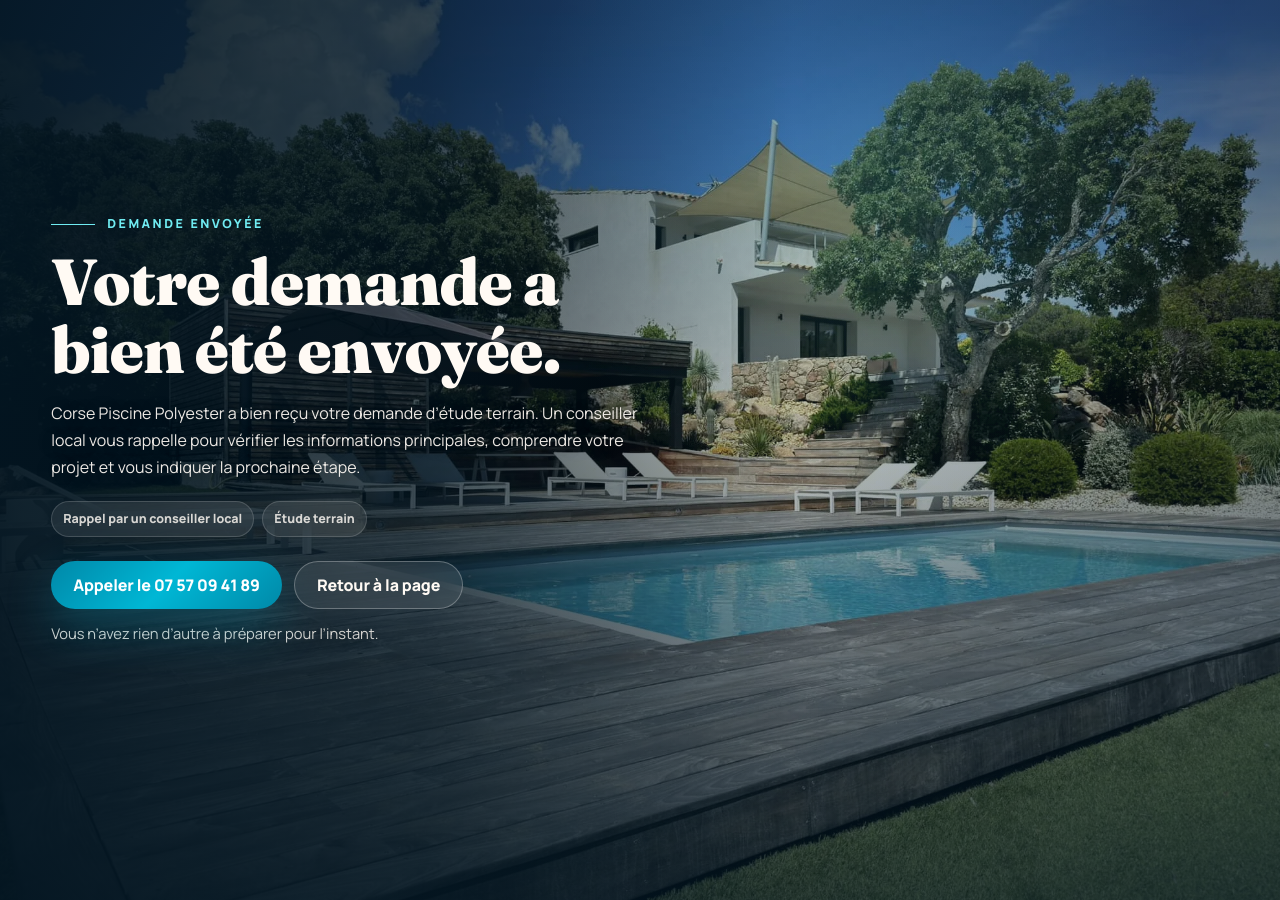
<file: thank-you.html>
<!doctype html>
<html lang="fr">
<head>
  <meta charset="utf-8">
  <meta name="viewport" content="width=device-width, initial-scale=1">
  <title>Demande envoyée | Corse Piscine Polyester</title>
  <link rel="stylesheet" href="styles.css">
</head>
<body>
  <main class="hero thank-you-page">
    <div class="cinema" aria-hidden="true">
      <img src="assets/final-cta.webp" alt="">
      <div class="cinema-gradient"></div>
    </div>
    <div class="hero-layout">
      <div class="hero-copy">
        <div class="overline"><span></span>Demande envoyée</div>
        <h1>Votre demande a bien été envoyée.</h1>
        <p class="lead">Corse Piscine Polyester a bien reçu votre demande d’étude terrain. Un conseiller local vous rappelle pour vérifier les informations principales, comprendre votre projet et vous indiquer la prochaine étape.</p>
        <div class="thank-you-pills" aria-label="Confirmation de la demande">
          <span>Rappel par un conseiller local</span>
          <span>Étude terrain</span>
        </div>
        <div class="hero-actions">
          <a class="btn btn-water" href="tel:+33757094189">Appeler le 07 57 09 41 89</a>
          <a class="btn btn-glass" href="index.html">Retour à la page</a>
        </div>
        <p class="thank-you-reassurance">Vous n’avez rien d’autre à préparer pour l’instant.</p>
      </div>
    </div>
  </main>
</body>
</html>
</file>
<file: styles.css>
﻿@import url("https://fonts.googleapis.com/css2?family=Fraunces:opsz,wght@9..144,500;9..144,650;9..144,760&family=Manrope:wght@400;600;700;800;900&display=swap");

:root {
  --font-heading: "Fraunces", Georgia, serif;
  --font-body: "Manrope", ui-sans-serif, system-ui, -apple-system, BlinkMacSystemFont, "Segoe UI", sans-serif;
  --ink: #061a27;
  --navy: #031521;
  --sea: #00a8c8;
  --cyan: #70ecf2;
  --ivory: #f7efe4;
  --stone: #d8ccbb;
  --mist: rgba(247, 239, 228, 0.78);
  --white: #fffaf4;
  --line: rgba(255, 255, 255, 0.2);
  --dark-line: rgba(6, 26, 39, 0.12);
  --shadow: 0 30px 90px rgba(0, 11, 18, 0.34);
  --soft: 0 18px 54px rgba(0, 28, 45, 0.18);
}

* {
  box-sizing: border-box;
}

html {
  scroll-behavior: smooth;
}

body {
  margin: 0;
  color: var(--ink);
  background: var(--navy);
  font-family: var(--font-body);
  line-height: 1.5;
  text-rendering: geometricPrecision;
}

/* GHL shell reset: LeadConnector wraps custom code in constrained containers. */
.bg-fixed,
#preview-container,
#app,
.hl_page-preview,
.hl_page-preview--content,
.hl_page-preview--content .section-gaCM0m-12m,
.hl_page-preview--content .section-sY0GcRIzlM,
.hl_page-preview--content .row-lSItaTdBUw,
.hl_page-preview--content .row-w79Ge9F9Jh,
.hl_page-preview--content .col-U1UnLN4_m3,
.hl_page-preview--content .col-ZnoOvFV_2h,
#section-gaCM0m-12m,
#section-sY0GcRIzlM,
#section-gaCM0m-12m > .inner,
#section-sY0GcRIzlM > .inner,
#row-lSItaTdBUw,
#row-w79Ge9F9Jh,
#row-lSItaTdBUw > .inner,
#row-w79Ge9F9Jh > .inner,
#col-U1UnLN4_m3,
#col-ZnoOvFV_2h,
#col-U1UnLN4_m3 > .inner,
#col-ZnoOvFV_2h > .inner,
#col-U1UnLN4_m3 > .vertical.inner,
#col-ZnoOvFV_2h > .vertical.inner,
.custom-code-BpDYnmrJvb,
.custom-code-Fxfrv39fGR,
.custom-code-BpDYnmrJvb .custom-code-container,
.custom-code-Fxfrv39fGR .custom-code-container,
.custom-code-container,
.ccustom-code-BpDYnmrJvb,
.ccustom-code-Fxfrv39fGR {
  width: 100% !important;
  max-width: none !important;
  margin-left: 0 !important;
  margin-right: 0 !important;
  margin-top: 0 !important;
  margin-bottom: 0 !important;
  padding-left: 0 !important;
  padding-right: 0 !important;
  padding-top: 0 !important;
  padding-bottom: 0 !important;
  overflow-x: hidden !important;
  background-color: var(--navy) !important;
}

#custom-code-BpDYnmrJvb,
#custom-code-Fxfrv39fGR,
.custom-code-BpDYnmrJvb,
.custom-code-Fxfrv39fGR,
.ccustom-code-BpDYnmrJvb,
.ccustom-code-Fxfrv39fGR {
  font-size: 0 !important;
  line-height: 0 !important;
}

#custom-code-BpDYnmrJvb :is(.site-header, main, .site-footer, .mobile-sticky),
#custom-code-Fxfrv39fGR :is(.site-header, main, .site-footer, .mobile-sticky),
.custom-code-BpDYnmrJvb :is(.site-header, main, .site-footer, .mobile-sticky),
.custom-code-Fxfrv39fGR :is(.site-header, main, .site-footer, .mobile-sticky),
.ccustom-code-BpDYnmrJvb :is(.site-header, main, .site-footer, .mobile-sticky),
.ccustom-code-Fxfrv39fGR :is(.site-header, main, .site-footer, .mobile-sticky) {
  font-size: 16px;
  line-height: 1.5;
}

.site-header ~ .site-header,
main ~ main,
.site-footer ~ .site-footer,
.mobile-sticky ~ .mobile-sticky {
  display: none !important;
}

.hl_page-preview--content #section-gaCM0m-12m > .inner {
  max-width: none !important;
}

.hl_page-preview--content #section-sY0GcRIzlM > .inner {
  max-width: none !important;
}

img {
  display: block;
  width: 100%;
}

a {
  color: inherit;
  text-decoration: none;
}

button,
input,
select {
  font: inherit;
}

.site-header {
  position: fixed;
  z-index: 30;
  top: 22px;
  left: 50%;
  display: grid;
  grid-template-columns: auto 1fr auto;
  align-items: center;
  width: min(1280px, calc(100% - 44px));
  padding: 6px 8px;
  border: 1px solid rgba(255, 255, 255, 0.44);
  border-radius: 999px;
  background:
    linear-gradient(135deg, rgba(238, 230, 218, 0.9), rgba(211, 201, 187, 0.78)),
    rgba(216, 204, 187, 0.78);
  box-shadow:
    0 22px 70px rgba(0, 12, 20, 0.14),
    inset 0 1px 0 rgba(255, 255, 255, 0.54);
  transform: translateX(-50%);
  backdrop-filter: blur(22px) saturate(126%);
}

.brand,
.nav-links,
.header-actions {
  display: flex;
  align-items: center;
}

.brand {
  gap: 11px;
  font-weight: 900;
  white-space: nowrap;
}

.brand-mark {
  display: grid;
  width: 40px;
  height: 40px;
  overflow: hidden;
  background:
    radial-gradient(circle at 72% 18%, rgba(112, 236, 242, 0.28), transparent 35%),
    linear-gradient(145deg, #031521, #06283c);
  border: 1px solid rgba(255, 255, 255, 0.22);
  border-radius: 16px;
  place-items: center;
  box-shadow:
    0 12px 28px rgba(0, 18, 30, 0.16),
    inset 0 1px 0 rgba(255, 255, 255, 0.12);
}

.brand-mark svg {
  width: 29px;
  height: 29px;
}

.brand-wave-fill {
  fill: #0879bd;
}

.brand-wave-line {
  fill: none;
  stroke: #fffaf4;
  stroke-width: 4.2;
  stroke-linecap: round;
  stroke-linejoin: round;
}

.brand-wave-line-soft {
  stroke: #70ecf2;
  stroke-width: 3.1;
  opacity: 0.9;
}

.brand-copy {
  display: block;
}

.brand strong {
  display: block;
  color: var(--ink);
  font-size: 0.98rem;
  line-height: 1.02;
}

.brand small {
  display: block;
  color: rgba(6, 26, 39, 0.62);
  font-size: 0.72rem;
  font-weight: 800;
  letter-spacing: 0.18em;
  text-transform: uppercase;
}

.nav-links {
  justify-content: center;
  gap: clamp(12px, 1.15vw, 22px);
  color: rgba(6, 26, 39, 0.68);
  font-size: clamp(0.78rem, 0.66vw, 0.86rem);
  font-weight: 800;
}

.nav-links a {
  position: relative;
  padding: 8px 0;
  transition: color 0.22s ease;
}

.nav-links a::after {
  position: absolute;
  right: 0;
  bottom: 2px;
  left: 0;
  height: 2px;
  content: "";
  background: var(--sea);
  border-radius: 999px;
  opacity: 0;
  transform: scaleX(0.62);
  transition: opacity 0.22s ease, transform 0.22s ease;
}

.nav-links a:hover {
  color: var(--ink);
}

.nav-links a:hover::after {
  opacity: 0.78;
  transform: scaleX(1);
}

.header-actions {
  gap: 9px;
}

.header-phone {
  position: relative;
  display: inline-flex;
  align-items: center;
  justify-content: center;
  gap: 9px;
  min-height: 46px;
  padding: 0 16px 0 12px;
  overflow: hidden;
  color: var(--ink);
  background: rgba(255, 250, 244, 0.36);
  border: 1px solid rgba(6, 26, 39, 0.15);
  border-radius: 999px;
  white-space: nowrap;
  font-weight: 950;
  isolation: isolate;
  box-shadow:
    inset 0 1px 0 rgba(255, 255, 255, 0.36),
    0 10px 26px rgba(0, 12, 20, 0.05);
  transition: transform 0.24s ease, border-color 0.24s ease, background 0.24s ease, color 0.24s ease;
}

.header-phone span {
  display: grid;
  width: 26px;
  height: 26px;
  color: var(--sea);
  background: rgba(112, 236, 242, 0.12);
  border: 1px solid rgba(0, 168, 200, 0.18);
  border-radius: 50%;
  place-items: center;
  transition: color 0.24s ease, background 0.24s ease, transform 0.24s ease;
}

.header-phone svg {
  width: 14px;
  height: 14px;
  fill: currentColor;
}

.header-phone:hover {
  color: var(--ink);
  background: rgba(255, 250, 244, 0.56);
  border-color: rgba(6, 26, 39, 0.2);
  transform: translateY(-1px);
}

.header-phone:hover span {
  color: var(--navy);
  background: var(--cyan);
  transform: rotate(-7deg) scale(1.04);
}

.btn {
  position: relative;
  display: inline-flex;
  align-items: center;
  justify-content: center;
  min-height: 48px;
  padding: 0 22px;
  overflow: hidden;
  border: 0;
  border-radius: 999px;
  cursor: pointer;
  font-weight: 950;
  letter-spacing: -0.01em;
  isolation: isolate;
  transition: transform 0.28s ease, box-shadow 0.28s ease, background 0.28s ease;
}

.btn::before {
  position: absolute;
  inset: -2px;
  z-index: -1;
  content: "";
  background: linear-gradient(110deg, transparent, rgba(255, 255, 255, 0.4), transparent);
  opacity: 0;
  transform: translateX(-70%);
  transition: opacity 0.25s ease, transform 0.8s ease;
}

.btn:hover {
  transform: translateY(-2px);
}

.btn:hover::before {
  opacity: 1;
  transform: translateX(70%);
}

.btn-water {
  color: #fff;
  background: linear-gradient(135deg, #0088a8, #00b7d5 50%, #0089a8);
  box-shadow: 0 18px 48px rgba(0, 168, 200, 0.28);
}

.btn-ivory {
  color: var(--ink);
  background: rgba(255, 250, 244, 0.88);
}

.header-actions .btn-ivory {
  color: #051b29;
  background:
    linear-gradient(135deg, rgba(255, 250, 244, 0.98), rgba(232, 252, 252, 0.94));
  border: 1px solid rgba(0, 168, 200, 0.2);
  box-shadow:
    0 12px 26px rgba(0, 12, 20, 0.1),
    0 8px 22px rgba(0, 168, 200, 0.08),
    inset 0 1px 0 rgba(255, 255, 255, 0.64);
}

.header-actions .btn-ivory:hover {
  background:
    linear-gradient(135deg, #fffaf4, rgba(219, 250, 252, 0.98));
  border-color: rgba(0, 168, 200, 0.32);
  box-shadow:
    0 16px 34px rgba(0, 12, 20, 0.12),
    0 10px 28px rgba(0, 168, 200, 0.12),
    inset 0 1px 0 rgba(255, 255, 255, 0.7);
}

.btn-glass {
  color: var(--white);
  background: rgba(255, 255, 255, 0.08);
  border: 1px solid rgba(255, 255, 255, 0.28);
  backdrop-filter: blur(16px);
}

.btn-muted {
  color: var(--ink);
  background: rgba(6, 26, 39, 0.08);
}

.hero {
  position: relative;
  min-height: 100svh;
  padding: 104px clamp(18px, 4vw, 54px) 44px;
  overflow: clip;
  color: var(--white);
  isolation: isolate;
}

.cinema {
  position: absolute;
  inset: 0;
  z-index: -3;
  overflow: hidden;
}

.cinema img {
  width: 100%;
  height: 100%;
  object-fit: cover;
  object-position: 54% 50%;
  transform: scale(1.035);
  filter: saturate(1.04) contrast(1.03);
}

.cinema-gradient {
  position: absolute;
  inset: 0;
  z-index: 1;
  background:
    radial-gradient(circle at 68% 18%, rgba(112, 236, 242, 0.16), transparent 31%),
    linear-gradient(90deg, rgba(3, 21, 33, 0.94), rgba(3, 21, 33, 0.72) 33%, rgba(3, 21, 33, 0.2) 62%, rgba(3, 21, 33, 0.42)),
    linear-gradient(0deg, rgba(3, 21, 33, 0.72), rgba(3, 21, 33, 0.05) 55%, rgba(3, 21, 33, 0.35));
}

.water-sheen {
  position: absolute;
  z-index: 2;
  right: -20%;
  bottom: 4%;
  width: 70vw;
  height: 22vw;
  background: radial-gradient(ellipse, rgba(112, 236, 242, 0.22), transparent 58%);
  filter: blur(24px);
  animation: waterDrift 8s ease-in-out infinite alternate;
}

@keyframes waterDrift {
  from { transform: translate3d(-5%, 4%, 0) rotate(-2deg); }
  to { transform: translate3d(5%, -3%, 0) rotate(2deg); }
}

.hero-layout {
  display: grid;
  grid-template-columns: minmax(0, 0.88fr) minmax(390px, 0.52fr);
  gap: clamp(24px, 3.5vw, 48px);
  align-items: center;
  width: min(1240px, 100%);
  min-height: calc(100svh - 255px);
  margin: 0 auto;
}

.hero-copy {
  max-width: 660px;
}

.overline {
  display: inline-flex;
  align-items: center;
  gap: 12px;
  margin-bottom: 14px;
  color: var(--cyan);
  font-size: 0.78rem;
  font-weight: 950;
  letter-spacing: 0.2em;
  text-transform: uppercase;
}

.overline span {
  width: 44px;
  height: 1px;
  background: currentColor;
}

h1,
h2,
h3,
p {
  margin-top: 0;
}

h1 {
  margin-bottom: 16px;
  font-family: var(--font-heading);
  max-width: 680px;
  font-size: clamp(3rem, 5.08vw, 5.95rem);
  font-weight: 860;
  line-height: 1.05;
  letter-spacing: -0.012em;
  text-wrap: balance;
}

h1 em {
  display: block;
  max-width: 690px;
  margin-top: 0.08em;
  color: var(--cyan);
  font-style: normal;
}

.lead {
  max-width: 620px;
  color: rgba(255, 250, 244, 0.86);
  font-size: clamp(1rem, 1.25vw, 1.22rem);
  line-height: 1.62;
}

.thank-you-page .hero-copy {
  max-width: 760px;
}

.thank-you-page .lead {
  max-width: 610px;
  color: rgba(255, 250, 244, 0.92);
  line-height: 1.68;
  text-shadow: 0 2px 16px rgba(0, 0, 0, 0.42);
}

.thank-you-pills {
  display: flex;
  flex-wrap: wrap;
  gap: 8px;
  margin-top: 20px;
}

.thank-you-pills span {
  padding: 8px 11px;
  color: rgba(255, 250, 244, 0.82);
  background: rgba(255, 255, 255, 0.08);
  border: 1px solid rgba(255, 255, 255, 0.16);
  border-radius: 999px;
  backdrop-filter: blur(12px);
  font-size: 0.78rem;
  font-weight: 850;
}

.thank-you-reassurance {
  max-width: 520px;
  margin: 14px 0 0;
  color: rgba(255, 250, 244, 0.82);
  font-size: 0.92rem;
  line-height: 1.55;
  text-shadow: 0 2px 14px rgba(0, 0, 0, 0.38);
}

.hero-actions {
  display: flex;
  flex-wrap: wrap;
  gap: 12px;
  margin-top: 24px;
}

.hero-price-note {
  display: grid;
  gap: 4px;
  width: fit-content;
  max-width: 650px;
  margin: 18px 0 0;
  padding: 12px 15px 13px;
  color: rgba(255, 250, 244, 0.8);
  background:
    linear-gradient(135deg, rgba(255, 255, 255, 0.09), rgba(255, 255, 255, 0.045)),
    rgba(3, 21, 33, 0.42);
  border: 1px solid rgba(112, 236, 242, 0.2);
  border-radius: 20px;
  box-shadow:
    0 18px 46px rgba(0, 11, 18, 0.16),
    inset 0 1px 0 rgba(255, 255, 255, 0.12);
  backdrop-filter: blur(18px) saturate(130%);
  font-size: 0.9rem;
  line-height: 1.28;
}

.hero-price-note .hero-price-label {
  color: var(--cyan);
  font-size: 0.64rem;
  font-weight: 950;
  letter-spacing: 0.14em;
  line-height: 1;
  text-transform: uppercase;
}

.hero-price-note strong {
  color: var(--white);
  font-size: 0.98rem;
  font-weight: 950;
  letter-spacing: -0.01em;
}

.hero-price-note span {
  color: rgba(255, 250, 244, 0.7);
  font-size: 0.8rem;
  line-height: 1.45;
}

.proof-rail {
  display: grid;
  grid-template-columns: repeat(3, 1fr);
  gap: 10px;
  max-width: 650px;
  margin-top: 22px;
}

.proof-rail article {
  padding: 14px 15px;
  background: linear-gradient(145deg, rgba(255, 255, 255, 0.13), rgba(255, 255, 255, 0.06));
  border: 1px solid rgba(255, 255, 255, 0.22);
  border-radius: 20px;
  box-shadow: 0 16px 44px rgba(0, 11, 18, 0.16);
  backdrop-filter: blur(20px) saturate(125%);
}

.proof-rail strong {
  display: block;
  color: var(--cyan);
  font-size: 1.08rem;
  letter-spacing: -0.008em;
}

.proof-rail span {
  display: block;
  color: rgba(255, 250, 244, 0.78);
  font-size: 0.8rem;
  line-height: 1.32;
}

.diagnostic-card {
  position: relative;
  scroll-margin-top: 104px;
  padding: 22px;
  overflow: hidden;
  color: var(--ink);
  background:
    linear-gradient(140deg, rgba(255, 250, 244, 0.92), rgba(236, 226, 211, 0.82)),
    rgba(247, 239, 228, 0.82);
  border: 1px solid rgba(255, 255, 255, 0.58);
  border-radius: 32px;
  box-shadow: var(--shadow);
  backdrop-filter: blur(26px) saturate(130%);
  animation: cardIn 1s 0.12s cubic-bezier(.2,.8,.2,1) both;
}

.card-orbit {
  position: absolute;
  top: -110px;
  right: -100px;
  width: 260px;
  height: 260px;
  border-radius: 50%;
  background: radial-gradient(circle, rgba(112, 236, 242, 0.28), transparent 62%);
  animation: orbit 9s ease-in-out infinite alternate;
}

@keyframes orbit {
  to { transform: translate(-18px, 24px) scale(1.08); }
}

.card-topline {
  position: relative;
  display: flex;
  justify-content: space-between;
  gap: 14px;
  margin-bottom: 12px;
  color: var(--sea);
  font-size: 0.75rem;
  font-weight: 950;
  letter-spacing: 0.15em;
  text-transform: uppercase;
}

.card-topline span:last-child {
  color: rgba(6, 26, 39, 0.52);
}

.diagnostic-card h2 {
  position: relative;
  margin-bottom: 9px;
  font-family: var(--font-heading);
  font-size: clamp(1.58rem, 2.08vw, 2.2rem);
  font-weight: 880;
  line-height: 1.05;
  letter-spacing: -0.006em;
}

.diagnostic-card h2 span {
  display: block;
}

.diagnostic-card p {
  position: relative;
  max-width: 44ch;
  color: rgba(6, 26, 39, 0.68);
  font-size: 0.96rem;
  line-height: 1.45;
}

.lead-form {
  position: relative;
  display: grid;
  gap: 10px;
}

.lead-form-ghl {
  gap: 9px;
}

.lead-form-ghl .btn-wide {
  margin-top: 2px;
}

.ghl-native-form {
  position: relative;
  margin-top: 20px;
  overflow: visible;
  border-radius: 22px;
  background: rgba(255, 250, 244, 0.66);
  box-shadow: 0 18px 44px rgba(6, 29, 45, 0.08);
}

.ghl-native-form iframe {
  display: block;
  width: 100%;
  height: 880px !important;
  min-height: 880px;
  border: 0;
  border-radius: 22px;
  background: transparent;
  overflow: hidden;
}

label,
legend {
  color: var(--ink);
  font-size: 0.8rem;
  font-weight: 900;
}

input,
select {
  width: 100%;
  min-height: 44px;
  padding: 10px 12px;
  color: var(--ink);
  background: rgba(255, 255, 255, 0.78);
  border: 1px solid rgba(6, 26, 39, 0.13);
  border-radius: 16px;
  outline: 0;
  box-shadow: inset 0 1px 0 rgba(255,255,255,0.68);
}

input:focus,
select:focus {
  border-color: var(--sea);
  box-shadow: 0 0 0 4px rgba(0, 168, 200, 0.15);
}

.segmented {
  display: grid;
  grid-template-columns: repeat(3, 1fr);
  gap: 8px;
  padding: 0;
  margin: 0;
  border: 0;
}

.segmented legend {
  grid-column: 1 / -1;
}

.segmented label {
  display: flex;
  align-items: center;
  gap: 8px;
  min-height: 40px;
  padding: 8px 10px;
  background: rgba(255, 255, 255, 0.42);
  border: 1px solid rgba(6, 26, 39, 0.1);
  border-radius: 16px;
}

.segmented input,
.consent input {
  width: auto;
  min-height: auto;
  padding: 0;
}

.form-pair {
  display: grid;
  grid-template-columns: 1fr 1fr;
  gap: 10px;
}

.btn-wide {
  width: 100%;
}

.consent {
  display: flex;
  gap: 10px;
  align-items: flex-start;
  color: rgba(6, 26, 39, 0.68);
  line-height: 1.35;
}

.consent input {
  margin-top: 3px;
}

.form-error {
  color: #9d2a2a;
  font-weight: 800;
}

.visual-strip {
  display: grid;
  grid-template-columns: 1.05fr 1.2fr 0.9fr;
  gap: 14px;
  width: min(840px, calc(100% - 44px));
  margin: 24px auto 0;
  animation: introUp 0.9s 0.24s cubic-bezier(.2,.8,.2,1) both;
}

.visual-strip figure {
  position: relative;
  height: 138px;
  margin: 0;
  overflow: hidden;
  border: 1px solid rgba(255, 255, 255, 0.18);
  border-radius: 26px;
  box-shadow: 0 20px 58px rgba(0, 11, 18, 0.28);
}

.visual-strip img {
  display: block;
  width: 100%;
  height: 100%;
  object-fit: cover;
  transition: transform 0.7s ease, filter 0.7s ease;
}

.visual-strip figure:hover img {
  filter: saturate(1.08) contrast(1.03);
  transform: scale(1.065);
}

.hero-copy .overline,
.hero-copy h1,
.hero-copy .lead,
.hero-price-note,
.hero-actions,
.proof-rail,
.visual-strip figure {
  animation: heroFadeUp 0.82s cubic-bezier(.2,.8,.2,1) both;
}

.hero-copy h1 { animation-delay: 0.08s; }
.hero-copy .lead { animation-delay: 0.16s; }
.hero-price-note { animation-delay: 0.22s; }
.hero-actions { animation-delay: 0.28s; }
.proof-rail { animation-delay: 0.36s; }
.visual-strip figure:nth-child(1) { animation-delay: 0.26s; }
.visual-strip figure:nth-child(2) { animation-delay: 0.34s; }
.visual-strip figure:nth-child(3) { animation-delay: 0.42s; }

figcaption {
  position: absolute;
  left: 12px;
  bottom: 12px;
  padding: 7px 10px;
  color: var(--white);
  background: rgba(3, 21, 33, 0.62);
  border: 1px solid rgba(255, 255, 255, 0.18);
  border-radius: 999px;
  font-size: 0.72rem;
  font-weight: 900;
  backdrop-filter: blur(12px);
}

.terrain-section {
  position: relative;
  scroll-margin-top: 98px;
  display: grid;
  grid-template-columns: minmax(0, 1.02fr) minmax(420px, 0.82fr);
  gap: clamp(30px, 4vw, 58px);
  align-items: center;
  padding: clamp(66px, 6.2vw, 96px) clamp(20px, 5vw, 76px);
  overflow: hidden;
  color: var(--ink);
  background:
    radial-gradient(circle at 14% 18%, rgba(0, 168, 200, 0.18), transparent 28%),
    linear-gradient(180deg, var(--ivory), #efe2d1);
}

.terrain-section::before {
  position: absolute;
  right: -12vw;
  bottom: -22vw;
  width: 54vw;
  height: 54vw;
  min-width: 520px;
  min-height: 520px;
  pointer-events: none;
  content: "";
  background:
    repeating-radial-gradient(circle, rgba(0, 168, 200, 0.13) 0 1px, transparent 1px 34px);
  opacity: 0.55;
  transform: rotate(-14deg);
}

.terrain-media {
  position: relative;
  grid-row: 1 / span 2;
  align-self: start;
}

.terrain-visual {
  position: relative;
  min-height: clamp(440px, 44vw, 590px);
  overflow: hidden;
  border: 1px solid rgba(255, 255, 255, 0.72);
  border-radius: clamp(30px, 4vw, 52px);
  box-shadow: 0 34px 100px rgba(32, 45, 42, 0.28);
  isolation: isolate;
}

.terrain-visual img {
  height: 100%;
  min-height: inherit;
  object-fit: cover;
  object-position: 47% 52%;
  transform: scale(1.02);
  transition: transform 1.2s ease;
}

.terrain-visual:hover img {
  transform: scale(1.055);
}

.terrain-visual::after {
  position: absolute;
  inset: 0;
  z-index: 1;
  content: "";
  background:
    linear-gradient(180deg, rgba(3, 21, 33, 0.02), rgba(3, 21, 33, 0.28)),
    linear-gradient(90deg, rgba(3, 21, 33, 0.24), transparent 44%);
}

.terrain-glow {
  position: absolute;
  z-index: 2;
  right: 12%;
  bottom: 16%;
  width: 260px;
  height: 260px;
  pointer-events: none;
  background: radial-gradient(circle, rgba(112, 236, 242, 0.28), transparent 62%);
  filter: blur(16px);
  animation: terrainGlow 7s ease-in-out infinite alternate;
}

@keyframes terrainGlow {
  to { transform: translate(28px, -18px) scale(1.08); }
}

.terrain-note {
  position: absolute;
  z-index: 3;
  display: flex;
  gap: 10px;
  align-items: center;
  max-width: 260px;
  padding: 12px 15px;
  color: var(--white);
  background:
    linear-gradient(135deg, rgba(255, 255, 255, 0.18), rgba(255, 255, 255, 0.06)),
    rgba(3, 21, 33, 0.58);
  border: 1px solid rgba(255, 255, 255, 0.28);
  border-radius: 999px;
  box-shadow: 0 18px 54px rgba(0, 11, 18, 0.24);
  font-size: 0.86rem;
  font-weight: 900;
  backdrop-filter: blur(16px);
  opacity: 0;
  transform: translateY(16px);
  transition: opacity 0.72s ease, transform 0.72s cubic-bezier(.2,.8,.2,1);
}

.terrain-media.is-visible .terrain-note {
  opacity: 1;
  transform: translateY(0);
  animation: floatNote 5.5s ease-in-out 0.8s infinite alternate;
}

.terrain-note span {
  display: grid;
  width: 30px;
  height: 30px;
  flex: 0 0 30px;
  color: var(--navy);
  background: var(--cyan);
  border-radius: 50%;
  place-items: center;
  font-size: 0.7rem;
  font-weight: 950;
}

.terrain-note-access {
  top: 8%;
  left: 8%;
}

.terrain-note-slope {
  right: 7%;
  bottom: 15%;
  animation-delay: 0.5s;
}

.terrain-note-admin {
  left: 8%;
  bottom: 27%;
  animation-delay: 1s;
}

@keyframes floatNote {
  to { transform: translateY(-10px); }
}

.terrain-copy {
  position: relative;
  z-index: 2;
  align-self: end;
}

.terrain-diagnostics {
  position: relative;
  z-index: 2;
  align-self: start;
}

.section-kicker {
  display: inline-flex;
  align-items: center;
  gap: 12px;
  margin-bottom: 16px;
  color: var(--sea);
  font-size: 0.76rem;
  font-weight: 950;
  letter-spacing: 0.18em;
  text-transform: uppercase;
}

.section-kicker span {
  width: 42px;
  height: 1px;
  background: currentColor;
}

.terrain-copy h2 {
  max-width: 720px;
  margin-bottom: 20px;
  font-family: var(--font-heading);
  font-size: clamp(2.35rem, 3.7vw, 4.45rem);
  font-weight: 900;
  line-height: 1.06;
  letter-spacing: -0.012em;
}

.terrain-copy > p {
  max-width: 650px;
  color: rgba(6, 26, 39, 0.72);
  font-size: clamp(1rem, 1.18vw, 1.16rem);
  line-height: 1.72;
}

.terrain-checklist {
  counter-reset: terrain-card;
  display: grid;
  grid-template-columns: repeat(2, minmax(0, 1fr));
  gap: 14px;
  margin-top: 0;
}

.terrain-checklist article {
  position: relative;
  min-height: 150px;
  padding: 19px 18px 18px;
  overflow: hidden;
  background:
    linear-gradient(145deg, rgba(255, 255, 255, 0.82), rgba(255, 250, 244, 0.54)),
    rgba(255, 250, 244, 0.74);
  border: 1px solid rgba(6, 26, 39, 0.095);
  border-radius: 24px;
  box-shadow: 0 18px 52px rgba(42, 36, 29, 0.095);
  opacity: 0;
  transform: translateY(18px);
  transition: transform 0.28s ease, box-shadow 0.28s ease, border-color 0.28s ease;
}

.terrain-diagnostics.is-visible .terrain-checklist article {
  opacity: 1;
  transform: translateY(0);
  transition:
    opacity 0.7s ease,
    transform 0.7s cubic-bezier(.2,.8,.2,1),
    box-shadow 0.28s ease,
    border-color 0.28s ease;
}

.terrain-diagnostics.is-visible .terrain-checklist article:nth-child(2) {
  transition-delay: 0.08s;
}

.terrain-diagnostics.is-visible .terrain-checklist article:nth-child(3) {
  transition-delay: 0.16s;
}

.terrain-diagnostics.is-visible .terrain-checklist article:nth-child(4) {
  transition-delay: 0.24s;
}

.terrain-checklist article::before {
  counter-increment: terrain-card;
  content: "0" counter(terrain-card);
  display: inline-grid;
  width: 34px;
  height: 34px;
  margin-bottom: 16px;
  color: var(--navy);
  background: rgba(112, 236, 242, 0.92);
  border-radius: 999px;
  place-items: center;
  font-size: 0.72rem;
  font-weight: 950;
}

.terrain-checklist article::after {
  position: absolute;
  inset: auto -18% -42% auto;
  width: 160px;
  height: 160px;
  content: "";
  background: radial-gradient(circle, rgba(0, 168, 200, 0.16), transparent 64%);
  pointer-events: none;
}

.terrain-checklist article:hover {
  border-color: rgba(0, 168, 200, 0.28);
  box-shadow: 0 28px 70px rgba(42, 36, 29, 0.15);
  transform: translateY(-5px);
}

.terrain-checklist strong {
  display: block;
  margin-bottom: 8px;
  color: var(--ink);
  font-size: 1rem;
}

.terrain-checklist span {
  display: block;
  color: rgba(6, 26, 39, 0.63);
  font-size: 0.9rem;
  line-height: 1.55;
}

.terrain-actions {
  display: flex;
  flex-wrap: wrap;
  gap: 12px 16px;
  align-items: center;
  margin-top: 28px;
}

.terrain-actions .btn {
  min-width: min(100%, 320px);
  flex: 0 0 auto;
  white-space: nowrap;
}

.terrain-actions p {
  flex-basis: 100%;
  max-width: 420px;
  margin: 0;
  color: rgba(6, 26, 39, 0.58);
  font-size: 0.88rem;
  font-weight: 750;
  line-height: 1.45;
}

.formats-section {
  position: relative;
  scroll-margin-top: 104px;
  padding: clamp(82px, 9vw, 136px) clamp(20px, 5vw, 76px);
  overflow: hidden;
  color: var(--white);
  background:
    radial-gradient(circle at 78% 12%, rgba(112, 236, 242, 0.18), transparent 30%),
    linear-gradient(180deg, #031521, #061f30 58%, #031521);
}

.formats-section::before {
  position: absolute;
  inset: 0;
  pointer-events: none;
  content: "";
  background:
    linear-gradient(rgba(255,255,255,0.035) 1px, transparent 1px),
    linear-gradient(90deg, rgba(255,255,255,0.03) 1px, transparent 1px);
  background-size: 42px 42px;
  mask-image: linear-gradient(180deg, transparent, #000 18%, #000 82%, transparent);
}

.formats-head {
  position: relative;
  z-index: 1;
  display: grid;
  gap: 18px;
  width: min(1240px, 100%);
  margin: 0 auto 34px;
}

.section-kicker-light {
  color: var(--cyan);
}

.formats-head h2 {
  max-width: 900px;
  margin-bottom: 0;
  font-family: var(--font-heading);
  font-size: clamp(2.65rem, 4.15vw, 4.85rem);
  font-weight: 900;
  line-height: 1.06;
  letter-spacing: -0.014em;
}

.formats-head p {
  max-width: 820px;
  margin: 0;
  color: rgba(255, 250, 244, 0.72);
  font-size: clamp(1rem, 1.2vw, 1.16rem);
  line-height: 1.72;
}

.formats-note {
  display: inline-flex;
  width: fit-content;
  max-width: min(100%, 760px);
  padding: 8px 12px;
  color: rgba(255, 250, 244, 0.72) !important;
  background: rgba(255, 255, 255, 0.07);
  border: 1px solid rgba(255, 255, 255, 0.1);
  border-radius: 999px;
  font-size: 0.8rem !important;
  font-weight: 800;
  line-height: 1.35 !important;
  backdrop-filter: blur(12px);
}

.formats-swipe-cue {
  display: none;
}

.format-stage {
  position: relative;
  z-index: 1;
  display: grid;
  grid-template-columns: repeat(3, minmax(0, 1fr));
  gap: 18px;
  width: min(1240px, 100%);
  margin: 0 auto;
}

.format-card {
  min-height: 590px;
  opacity: 0;
  transform: translateY(26px);
}

.format-stage.is-visible .format-card {
  opacity: 1;
  transform: translateY(0);
  transition:
    opacity 0.72s ease,
    transform 0.72s cubic-bezier(.2,.8,.2,1);
}

.format-stage.is-visible .format-card:nth-child(2) {
  transition-delay: 0.1s;
}

.format-stage.is-visible .format-card:nth-child(3) {
  transition-delay: 0.2s;
}

.format-card a {
  position: relative;
  display: grid;
  height: 100%;
  overflow: hidden;
  color: var(--white);
  background: rgba(255, 255, 255, 0.065);
  border: 1px solid rgba(255, 255, 255, 0.16);
  border-radius: 34px;
  box-shadow: 0 26px 86px rgba(0, 11, 18, 0.32);
  isolation: isolate;
  transition: transform 0.34s ease, border-color 0.34s ease, box-shadow 0.34s ease;
}

.format-card a:hover {
  border-color: rgba(112, 236, 242, 0.48);
  box-shadow: 0 34px 110px rgba(0, 168, 200, 0.2);
  transform: translateY(-9px);
}

.format-card figure {
  position: absolute;
  inset: 0;
  margin: 0;
  overflow: hidden;
}

.format-card figure::after {
  position: absolute;
  inset: 0;
  content: "";
  background:
    linear-gradient(180deg, rgba(3, 21, 33, 0.06), rgba(3, 21, 33, 0.7) 58%, rgba(3, 21, 33, 0.94)),
    linear-gradient(90deg, rgba(3, 21, 33, 0.42), transparent 54%);
}

.format-card img {
  height: 100%;
  object-fit: cover;
  transform: scale(1.02);
  transition: transform 0.9s ease;
}

.format-card a:hover img {
  transform: scale(1.08);
}

.format-card figcaption {
  display: none;
}

.format-content {
  position: relative;
  z-index: 2;
  align-self: end;
  padding: 28px;
}

.format-content::before {
  display: inline-flex;
  padding: 7px 11px;
  margin-bottom: 14px;
  color: rgba(255, 250, 244, 0.86);
  background: rgba(255, 255, 255, 0.11);
  border: 1px solid rgba(255, 255, 255, 0.18);
  border-radius: 999px;
  font-size: 0.68rem;
  font-weight: 950;
  letter-spacing: 0.12em;
  text-transform: uppercase;
  backdrop-filter: blur(12px);
}

.format-card-compact .format-content::before {
  content: "Compact";
}

.format-card-family .format-content::before {
  content: "Équilibre";
}

.format-card-comfort .format-content::before {
  content: "Confort";
}

.format-size {
  display: inline-grid;
  min-width: 88px;
  min-height: 54px;
  margin-bottom: 16px;
  padding: 0 18px;
  color: var(--navy);
  background: var(--cyan);
  border-radius: 999px;
  place-items: center;
  font-family: var(--font-heading);
  font-size: 1.9rem;
  font-weight: 900;
  letter-spacing: -0.008em;
}

.format-content h3 {
  max-width: 420px;
  margin-bottom: 12px;
  font-family: var(--font-heading);
  font-size: clamp(1.8rem, 2.35vw, 2.7rem);
  font-weight: 900;
  line-height: 1.02;
  letter-spacing: -0.01em;
}

.format-content p {
  max-width: 460px;
  color: rgba(255, 250, 244, 0.8);
  font-size: 0.98rem;
  line-height: 1.55;
  text-shadow: 0 2px 14px rgba(0, 8, 13, 0.48);
}

.format-mini-price {
  display: inline-grid;
  gap: 2px;
  width: fit-content;
  margin: 12px 0 0;
  padding: 9px 12px;
  color: rgba(255, 250, 244, 0.76);
  background: rgba(3, 21, 33, 0.5);
  border: 1px solid rgba(112, 236, 242, 0.24);
  border-radius: 18px;
  backdrop-filter: blur(14px);
}

.format-mini-price strong {
  color: var(--cyan);
  font-size: 0.92rem;
  line-height: 1.08;
}

.format-mini-price span {
  color: rgba(255, 250, 244, 0.68);
  font-size: 0.74rem;
  line-height: 1.22;
}

.format-content ul {
  display: grid;
  gap: 8px;
  padding: 0;
  margin: 18px 0 0;
  list-style: none;
}

.format-content li {
  position: relative;
  padding-left: 18px;
  color: rgba(255, 250, 244, 0.74);
  font-size: 0.86rem;
  line-height: 1.45;
}

.format-content li::before {
  position: absolute;
  top: 0.66em;
  left: 0;
  width: 6px;
  height: 6px;
  content: "";
  background: var(--cyan);
  border-radius: 50%;
}

.format-cta {
  display: inline-flex;
  align-items: center;
  min-height: 42px;
  padding: 0 16px;
  margin-top: 22px;
  color: var(--navy);
  background: rgba(112, 236, 242, 0.92);
  border: 1px solid rgba(112, 236, 242, 0.42);
  border-radius: 999px;
  font-size: 0.86rem;
  font-weight: 950;
  backdrop-filter: blur(12px);
  transition: transform 0.25s ease, background 0.25s ease, box-shadow 0.25s ease;
}

.format-card a:hover .format-cta {
  background: #f7efe4;
  box-shadow: 0 14px 34px rgba(112, 236, 242, 0.2);
  transform: translateY(-2px);
}

.format-card-featured .format-content {
  padding: 28px;
}

.format-card-featured .format-content h3 {
  max-width: 420px;
}

.budget-section {
  position: relative;
  scroll-margin-top: 104px;
  display: grid;
  grid-template-columns: minmax(0, 0.78fr) minmax(460px, 1fr);
  gap: clamp(34px, 5vw, 82px);
  align-items: center;
  padding: clamp(76px, 7.4vw, 118px) clamp(20px, 5vw, 76px);
  overflow: hidden;
  color: var(--ink);
  background:
    radial-gradient(circle at 20% 18%, rgba(0, 168, 200, 0.16), transparent 28%),
    linear-gradient(135deg, #f7efe4, #eadbc8);
}

.budget-section::before {
  position: absolute;
  inset: auto -10vw -20vw auto;
  width: 58vw;
  height: 58vw;
  min-width: 520px;
  min-height: 520px;
  pointer-events: none;
  content: "";
  background: radial-gradient(circle, rgba(0, 168, 200, 0.13), transparent 64%);
  filter: blur(6px);
}

.budget-copy {
  position: relative;
  z-index: 1;
}

.budget-copy h2 {
  max-width: 650px;
  margin-bottom: 22px;
  font-family: var(--font-heading);
  font-size: clamp(2.55rem, 4.05vw, 4.82rem);
  font-weight: 900;
  line-height: 1.05;
  letter-spacing: -0.014em;
}

.budget-copy p {
  max-width: 610px;
  color: rgba(6, 26, 39, 0.7);
  font-size: clamp(1rem, 1.25vw, 1.16rem);
  line-height: 1.72;
}

.budget-copy .btn {
  margin-top: 18px;
}

.budget-cta-short {
  display: none;
}

.budget-panel {
  position: relative;
  z-index: 1;
  display: grid;
  gap: 16px;
  padding: clamp(18px, 2vw, 24px);
  background: rgba(255, 250, 244, 0.68);
  border: 1px solid rgba(255, 255, 255, 0.68);
  border-radius: 38px;
  box-shadow: 0 34px 100px rgba(42, 36, 29, 0.18);
  backdrop-filter: blur(18px);
}

.price-anchor-group {
  display: grid;
  grid-template-columns: minmax(0, 1.04fr) minmax(0, 0.96fr);
  gap: 12px;
}

.price-anchor {
  position: relative;
  min-height: 0;
  padding: 24px;
  overflow: hidden;
  color: var(--white);
  background:
    radial-gradient(circle at 88% 18%, rgba(112, 236, 242, 0.34), transparent 26%),
    linear-gradient(135deg, #031521, #07334b);
  border-radius: 30px;
  box-shadow: 0 26px 72px rgba(0, 11, 18, 0.28);
}

.price-anchor-project {
  background:
    radial-gradient(circle at 88% 18%, rgba(221, 185, 126, 0.18), transparent 28%),
    linear-gradient(135deg, #082337, #12394a);
}

.price-anchor::after {
  position: absolute;
  right: -80px;
  bottom: -120px;
  width: 260px;
  height: 260px;
  content: "";
  border: 1px solid rgba(112, 236, 242, 0.28);
  border-radius: 50%;
  box-shadow: 0 0 0 32px rgba(112, 236, 242, 0.06), 0 0 0 64px rgba(112, 236, 242, 0.035);
}

.price-anchor span {
  display: inline-flex;
  min-height: 34px;
  padding: 0 12px;
  align-items: center;
  color: var(--cyan);
  background: rgba(255, 255, 255, 0.08);
  border: 1px solid rgba(255, 255, 255, 0.16);
  border-radius: 999px;
  font-size: 0.76rem;
  font-weight: 950;
  letter-spacing: 0.14em;
  text-transform: uppercase;
}

.price-anchor strong {
  display: block;
  margin-top: 18px;
  font-family: var(--font-heading);
  font-size: clamp(2.1rem, 3.25vw, 3.65rem);
  font-weight: 900;
  line-height: 1.05;
  letter-spacing: -0.012em;
}

.price-anchor-project strong {
  font-size: clamp(1.82rem, 2.8vw, 3.18rem);
}

.price-anchor p {
  position: relative;
  z-index: 1;
  max-width: 520px;
  margin: 18px 0 0;
  color: rgba(255, 250, 244, 0.76);
  font-size: 0.9rem;
  line-height: 1.5;
}

.budget-equation {
  display: grid;
  grid-template-columns: 1fr auto 1fr auto 1fr auto 1fr;
  gap: 8px;
  align-items: center;
  padding: 2px;
  border-radius: 20px;
  background: rgba(255, 255, 255, 0.18);
}

.budget-equation span,
.budget-equation b {
  display: grid;
  min-height: 52px;
  place-items: center;
  border-radius: 18px;
  font-weight: 950;
}

.budget-equation span {
  color: var(--ink);
  background:
    linear-gradient(180deg, rgba(255, 255, 255, 0.86), rgba(255, 255, 255, 0.62));
  border: 1px solid rgba(6, 26, 39, 0.08);
  box-shadow: 0 10px 26px rgba(42, 36, 29, 0.06);
}

.budget-equation b {
  min-width: 20px;
  color: rgba(0, 153, 181, 0.86);
  font-size: 1rem;
  line-height: 1;
}

.budget-grid {
  display: grid;
  grid-template-columns: repeat(2, minmax(0, 1fr));
  gap: 12px;
}

.budget-grid article {
  position: relative;
  padding: 18px;
  overflow: hidden;
  background:
    linear-gradient(145deg, rgba(255, 255, 255, 0.78), rgba(255, 250, 244, 0.55));
  border: 1px solid rgba(6, 26, 39, 0.08);
  border-radius: 22px;
  box-shadow: 0 14px 36px rgba(42, 36, 29, 0.07);
  transition: transform 220ms ease, box-shadow 220ms ease, border-color 220ms ease;
}

.budget-grid article::after {
  position: absolute;
  inset: 0;
  pointer-events: none;
  content: "";
  background: radial-gradient(circle at 88% 0%, rgba(0, 168, 200, 0.12), transparent 32%);
  opacity: 0;
  transition: opacity 220ms ease;
}

.budget-grid article:hover {
  border-color: rgba(0, 168, 200, 0.2);
  box-shadow: 0 20px 48px rgba(42, 36, 29, 0.11);
  transform: translateY(-3px);
}

.budget-grid article:hover::after {
  opacity: 1;
}

.budget-grid article > span {
  display: inline-grid;
  width: 32px;
  height: 32px;
  margin-bottom: 14px;
  color: var(--navy);
  background: var(--cyan);
  border-radius: 50%;
  place-items: center;
  font-size: 0.72rem;
  font-weight: 950;
}

.budget-grid strong {
  display: block;
  margin-bottom: 6px;
  font-size: 0.98rem;
}

.budget-grid p {
  margin: 0;
  color: rgba(6, 26, 39, 0.62);
  font-size: 0.88rem;
  line-height: 1.5;
}

.budget-panel .price-anchor,
.budget-panel .budget-equation span,
.budget-panel .budget-grid article {
  opacity: 0;
  transform: translateY(16px);
  transition: opacity 620ms ease, transform 620ms cubic-bezier(0.2, 0.75, 0.2, 1);
}

.budget-panel.is-visible .price-anchor,
.budget-panel.is-visible .budget-equation span,
.budget-panel.is-visible .budget-grid article {
  opacity: 1;
  transform: translateY(0);
}

.budget-panel.is-visible .budget-equation span:nth-of-type(1) {
  transition-delay: 90ms;
}

.budget-panel.is-visible .budget-equation span:nth-of-type(2) {
  transition-delay: 150ms;
}

.budget-panel.is-visible .budget-equation span:nth-of-type(3) {
  transition-delay: 210ms;
}

.budget-panel.is-visible .budget-equation span:nth-of-type(4) {
  transition-delay: 270ms;
}

.budget-panel.is-visible .budget-grid article:nth-child(1) {
  transition-delay: 150ms;
}

.budget-panel.is-visible .budget-grid article:nth-child(2) {
  transition-delay: 210ms;
}

.budget-panel.is-visible .budget-grid article:nth-child(3) {
  transition-delay: 270ms;
}

.budget-panel.is-visible .budget-grid article:nth-child(4) {
  transition-delay: 330ms;
}

.coque-section {
  position: relative;
  scroll-margin-top: 136px;
  display: grid;
  grid-template-columns: minmax(0, 0.78fr) minmax(520px, 1fr);
  gap: clamp(34px, 4.7vw, 76px);
  align-items: center;
  padding: clamp(80px, 8.2vw, 128px) clamp(20px, 5vw, 76px);
  overflow: hidden;
  color: var(--white);
  background:
    radial-gradient(circle at 20% 20%, rgba(112, 236, 242, 0.14), transparent 28%),
    linear-gradient(135deg, #031521 0%, #082538 48%, #031521 100%);
}

.coque-section::before {
  position: absolute;
  inset: 0;
  pointer-events: none;
  content: "";
  background:
    radial-gradient(circle at 72% 42%, rgba(112, 236, 242, 0.12), transparent 24%),
    linear-gradient(120deg, transparent 0 42%, rgba(255,255,255,0.045) 42% 42.35%, transparent 42.35% 100%);
}

.coque-copy,
.coque-visual,
.coque-actions {
  position: relative;
  z-index: 1;
}

.coque-copy h2 {
  max-width: 700px;
  margin-bottom: 22px;
  font-family: var(--font-heading);
  font-size: clamp(2.55rem, 4vw, 4.82rem);
  font-weight: 900;
  line-height: 1.05;
  letter-spacing: -0.014em;
}

.coque-copy > p {
  max-width: 620px;
  color: rgba(255, 250, 244, 0.74);
  font-size: clamp(1rem, 1.25vw, 1.18rem);
  line-height: 1.72;
}

.coque-proof-row {
  display: grid;
  grid-template-columns: repeat(2, minmax(0, 1fr));
  gap: 12px;
  max-width: 660px;
  margin-top: 28px;
}

.coque-proof-row article {
  padding: 17px;
  background:
    linear-gradient(145deg, rgba(255, 255, 255, 0.105), rgba(255, 255, 255, 0.052));
  border: 1px solid rgba(255, 255, 255, 0.16);
  border-radius: 22px;
  box-shadow: 0 18px 44px rgba(0, 11, 18, 0.12);
  backdrop-filter: blur(16px);
}

.coque-proof-row strong {
  display: block;
  margin-bottom: 8px;
  color: var(--cyan);
  font-family: var(--font-heading);
  font-size: clamp(1.22rem, 1.65vw, 1.85rem);
  font-weight: 900;
  line-height: 1.02;
}

.coque-proof-row span {
  display: block;
  color: rgba(255, 250, 244, 0.72);
  font-size: 0.88rem;
  line-height: 1.45;
}

.coque-visual {
  display: grid;
  gap: 16px;
}

.shell-orbit {
  position: absolute;
  inset: -18px 0 auto auto;
  width: min(520px, 84%);
  aspect-ratio: 1;
  pointer-events: none;
  opacity: 0.72;
}

.shell-orbit span {
  position: absolute;
  inset: calc(var(--i, 0) * 42px);
  border: 1px solid rgba(112, 236, 242, 0.22);
  border-radius: 48% 52% 44% 56%;
  animation: shellOrbit 9s ease-in-out infinite alternate;
}

.shell-orbit span:nth-child(1) { --i: 0; }
.shell-orbit span:nth-child(2) { --i: 1; animation-delay: 0.5s; }
.shell-orbit span:nth-child(3) { --i: 2; animation-delay: 1s; }

@keyframes shellOrbit {
  to { transform: rotate(9deg) scale(1.03); }
}

.shell-card {
  position: relative;
  min-height: 316px;
  overflow: hidden;
  background:
    radial-gradient(circle at 74% 12%, rgba(112, 236, 242, 0.18), transparent 34%),
    linear-gradient(145deg, rgba(255,250,244,0.9), rgba(216, 204, 187, 0.74));
  border: 1px solid rgba(255, 255, 255, 0.5);
  border-radius: 42px;
  box-shadow: 0 34px 100px rgba(0, 11, 18, 0.36);
  isolation: isolate;
}

.shell-card::before {
  position: absolute;
  inset: 0;
  content: "";
  z-index: 2;
  background:
    linear-gradient(180deg, rgba(6, 26, 39, 0.08), rgba(6, 26, 39, 0.34)),
    radial-gradient(circle at 72% 26%, rgba(112, 236, 242, 0.2), transparent 34%);
  pointer-events: none;
}

.shell-photo {
  position: absolute;
  inset: 0;
  z-index: 1;
  width: 100%;
  height: 100%;
  object-fit: cover;
  object-position: 50% 52%;
  transform: scale(1.01);
}

.shell-svg {
  position: absolute;
  inset: 30px 30px 28px;
  z-index: 1;
  width: calc(100% - 60px);
  height: calc(100% - 58px);
  overflow: visible;
  transform: rotate(-1.2deg);
  animation: shellWater 5.8s ease-in-out infinite alternate;
}

.shell-model {
  transform-origin: 50% 54%;
}

.shell-ground-shadow {
  fill: rgba(6, 26, 39, 0.18);
  filter: blur(2px);
  opacity: 0.58;
}

.shell-wall {
  fill: url("#shellWallGradient");
  opacity: 0.78;
  stroke: rgba(6, 26, 39, 0.12);
  stroke-width: 1.4;
}

.shell-body {
  fill: url("#shellBodyGradient");
  stroke: rgba(6, 26, 39, 0.15);
  stroke-width: 2.4;
}

.shell-lip {
  fill: url("#shellRimDepthGradient");
  stroke: rgba(6, 26, 39, 0.12);
  stroke-width: 2.2;
}

.shell-inner-well {
  fill: rgba(255, 250, 244, 0.88);
  stroke: rgba(6, 26, 39, 0.13);
  stroke-width: 3;
}

.shell-water-surface {
  fill: url("#shellWaterGradient");
  stroke: rgba(255, 255, 255, 0.5);
  stroke-width: 2;
}

.shell-water-glow {
  fill: url("#shellGlow");
  opacity: 0.84;
  mix-blend-mode: screen;
}

.shell-steps path {
  fill: url("#shellStepGradient");
  stroke: rgba(255, 255, 255, 0.64);
  stroke-width: 1.5;
  filter: drop-shadow(0 5px 8px rgba(0, 76, 98, 0.12));
}

.shell-ribs path {
  fill: none;
  stroke: rgba(6, 26, 39, 0.24);
  stroke-linecap: round;
  stroke-width: 2.4;
  opacity: 0.5;
}

.shell-rim-highlight,
.shell-inner-line,
.shell-front-highlight {
  fill: none;
  stroke-linecap: round;
}

.shell-rim-highlight {
  stroke: rgba(255, 255, 255, 0.82);
  stroke-width: 2.4;
}

.shell-inner-line {
  stroke: rgba(255, 255, 255, 0.46);
  stroke-width: 1.7;
}

.shell-front-highlight {
  stroke: rgba(255, 250, 244, 0.42);
  stroke-width: 1.8;
}

@keyframes shellWater {
  to { transform: translateY(-4px) rotate(-1.8deg); }
}

.coque-layers {
  display: grid;
  grid-template-columns: repeat(2, minmax(0, 1fr));
  gap: 12px;
}

.coque-layers article {
  position: relative;
  padding: 18px;
  overflow: hidden;
  background:
    linear-gradient(145deg, rgba(255, 255, 255, 0.09), rgba(255, 255, 255, 0.052));
  border: 1px solid rgba(255, 255, 255, 0.145);
  border-radius: 22px;
  transition: transform 220ms ease, border-color 220ms ease, background 220ms ease;
  backdrop-filter: blur(14px);
}

.coque-layers article:hover {
  background:
    linear-gradient(145deg, rgba(255, 255, 255, 0.125), rgba(255, 255, 255, 0.064));
  border-color: rgba(112, 236, 242, 0.24);
  transform: translateY(-3px);
}

.coque-layers article > span {
  display: inline-grid;
  width: 32px;
  height: 32px;
  margin-bottom: 14px;
  color: var(--navy);
  background: var(--cyan);
  border-radius: 50%;
  place-items: center;
  font-size: 0.72rem;
  font-weight: 950;
}

.coque-layers strong {
  display: block;
  margin-bottom: 7px;
  color: var(--white);
}

.coque-layers p {
  margin: 0;
  color: rgba(255, 250, 244, 0.68);
  font-size: 0.86rem;
  line-height: 1.52;
}

.coque-actions {
  grid-column: 1 / -1;
  display: flex;
  justify-content: space-between;
  gap: 18px;
  align-items: center;
  max-width: 1240px;
  width: 100%;
  margin: 0 auto;
  padding: 20px 22px;
  color: var(--ink);
  background: rgba(247, 239, 228, 0.9);
  border: 1px solid rgba(255,255,255,0.6);
  border-radius: 28px;
  box-shadow: 0 24px 72px rgba(0, 11, 18, 0.2);
}

.coque-actions p {
  max-width: 680px;
  margin: 0;
  font-family: var(--font-heading);
  font-size: clamp(1.28rem, 2vw, 2.2rem);
  font-weight: 900;
  line-height: 1.12;
  letter-spacing: -0.01em;
}

.coque-actions .btn {
  flex: 0 0 auto;
}

.coque-proof-row article,
.coque-visual .shell-card,
.coque-layers article {
  opacity: 0;
  transform: translateY(16px);
  transition: opacity 620ms ease, transform 620ms cubic-bezier(0.2, 0.75, 0.2, 1);
}

.coque-copy.is-visible .coque-proof-row article,
.coque-visual.is-visible .shell-card,
.coque-visual.is-visible .coque-layers article {
  opacity: 1;
  transform: translateY(0);
}

.coque-copy.is-visible .coque-proof-row article:nth-child(2) {
  transition-delay: 90ms;
}

.coque-visual.is-visible .coque-layers article:nth-child(1) {
  transition-delay: 110ms;
}

.coque-visual.is-visible .coque-layers article:nth-child(2) {
  transition-delay: 170ms;
}

.coque-visual.is-visible .coque-layers article:nth-child(3) {
  transition-delay: 230ms;
}

.coque-visual.is-visible .coque-layers article:nth-child(4) {
  transition-delay: 290ms;
}

.why-section {
  position: relative;
  scroll-margin-top: 104px;
  display: grid;
  grid-template-columns: minmax(520px, 1.05fr) minmax(0, 0.95fr);
  grid-template-areas:
    "media intro"
    "media proof";
  column-gap: clamp(34px, 5vw, 84px);
  row-gap: 24px;
  align-items: center;
  padding: clamp(86px, 9vw, 138px) clamp(20px, 5vw, 76px);
  overflow: hidden;
  color: var(--ink);
  background:
    radial-gradient(circle at 8% 18%, rgba(0, 168, 200, 0.13), transparent 24%),
    linear-gradient(135deg, #fffaf4 0%, #f4eadc 48%, #e5d8c7 100%);
}

.why-section::before {
  position: absolute;
  inset: 0;
  pointer-events: none;
  content: "";
  background:
    linear-gradient(90deg, rgba(6, 26, 39, 0.055) 0 1px, transparent 1px 100%),
    linear-gradient(0deg, rgba(6, 26, 39, 0.045) 0 1px, transparent 1px 100%);
  background-size: 88px 88px;
  mask-image: radial-gradient(circle at 20% 50%, black, transparent 62%);
}

.why-media,
.why-intro,
.why-proof-stack {
  position: relative;
  z-index: 1;
}

.why-media {
  grid-area: media;
  min-height: 620px;
}

.why-media figure {
  position: absolute;
  inset: 0;
  overflow: hidden;
  margin: 0;
  background: var(--stone);
  border: 1px solid rgba(255, 255, 255, 0.72);
  border-radius: 44px;
  box-shadow: 0 34px 96px rgba(0, 23, 38, 0.2);
}

.why-media img {
  height: 100%;
  object-fit: cover;
  object-position: 57% 49%;
  filter: brightness(1.05) contrast(1.03) saturate(1.02);
  transform: scale(1.055);
}

.why-media figure::after {
  position: absolute;
  inset: 0;
  content: "";
  background:
    linear-gradient(180deg, rgba(3, 21, 33, 0.02) 0%, rgba(3, 21, 33, 0.08) 42%, rgba(3, 21, 33, 0.58) 100%),
    linear-gradient(90deg, rgba(3, 21, 33, 0.12), transparent 42%);
}

.team-ribbon {
  position: absolute;
  right: clamp(18px, 3vw, 34px);
  bottom: clamp(18px, 3vw, 34px);
  width: min(270px, calc(100% - 36px));
  padding: 14px 17px;
  color: var(--white);
  background: rgba(3, 21, 33, 0.52);
  border: 1px solid rgba(255, 255, 255, 0.2);
  border-radius: 22px;
  box-shadow: 0 20px 54px rgba(0, 11, 18, 0.24);
  backdrop-filter: blur(15px);
}

.team-ribbon span {
  display: block;
  margin-bottom: 6px;
  color: var(--cyan);
  font-size: 0.72rem;
  font-weight: 950;
  letter-spacing: 0.16em;
  text-transform: uppercase;
}

.team-ribbon strong {
  display: block;
  font-family: var(--font-heading);
  font-size: clamp(1.42rem, 2vw, 2.08rem);
  font-weight: 900;
  line-height: 1.03;
  letter-spacing: -0.01em;
}

.why-intro,
.why-proof-stack {
  grid-column: 2;
}

.why-intro {
  grid-area: intro;
  max-width: 720px;
}

.why-proof-stack {
  grid-area: proof;
  max-width: 720px;
}

.why-intro h2 {
  max-width: 720px;
  margin: 0 0 22px;
  font-family: var(--font-heading);
  font-size: clamp(2.65rem, 4.35vw, 5.1rem);
  font-weight: 900;
  line-height: 1.05;
  letter-spacing: -0.014em;
}

.why-intro > p {
  max-width: 650px;
  margin: 0;
  color: rgba(6, 26, 39, 0.68);
  font-size: clamp(1rem, 1.18vw, 1.17rem);
  line-height: 1.75;
}

.why-proof-grid {
  display: grid;
  grid-template-columns: repeat(3, minmax(0, 1fr));
  gap: 10px;
  margin-top: 0;
}

.why-proof-grid article {
  display: flex;
  flex-direction: column;
  justify-content: flex-start;
  min-height: 154px;
  padding: 18px;
  background:
    linear-gradient(145deg, rgba(255, 250, 244, 0.82), rgba(255, 255, 255, 0.58));
  border: 1px solid rgba(6, 26, 39, 0.08);
  border-radius: 24px;
  box-shadow: 0 18px 46px rgba(0, 23, 38, 0.08);
  transition: transform 220ms ease, box-shadow 220ms ease, border-color 220ms ease;
}

.why-proof-grid article:hover {
  border-color: rgba(0, 168, 200, 0.18);
  box-shadow: 0 22px 54px rgba(0, 23, 38, 0.12);
  transform: translateY(-3px);
}

.why-proof-grid span {
  display: block;
  min-height: 3.9rem;
  margin-bottom: 10px;
  color: var(--sea);
  font-family: var(--font-heading);
  font-size: clamp(1.25rem, 1.48vw, 1.82rem);
  font-weight: 900;
  line-height: 1.04;
  letter-spacing: -0.008em;
}

.why-proof-grid p {
  margin: 0;
  color: rgba(6, 26, 39, 0.68);
  font-size: 0.84rem;
  line-height: 1.45;
}

.local-presence-card {
  display: grid;
  grid-template-columns: 148px 1fr;
  gap: 20px;
  align-items: stretch;
  margin: 14px 0 26px;
  padding: 18px 20px;
  color: var(--white);
  background:
    radial-gradient(circle at 12% 26%, rgba(112, 236, 242, 0.18), transparent 30%),
    linear-gradient(135deg, #031521, #082d42);
  border-radius: 30px;
  box-shadow: 0 24px 72px rgba(0, 23, 38, 0.18);
}

.corsica-map {
  position: relative;
  height: 100%;
  min-height: 182px;
  border-radius: 24px;
  background:
    radial-gradient(circle at 58% 26%, rgba(112, 236, 242, 0.16), transparent 28%),
    rgba(255,255,255,0.07);
  overflow: hidden;
}

.corsica-shape {
  position: absolute;
  top: 50%;
  left: 50%;
  width: auto;
  height: min(230px, calc(100% - 12px));
  transform: translate(-50%, -50%);
  overflow: visible;
  filter:
    drop-shadow(0 0 8px rgba(112, 236, 242, 0.46))
    drop-shadow(0 16px 28px rgba(0, 0, 0, 0.22));
}

.corsica-outline {
  fill: rgba(112, 236, 242, 0.78);
  stroke: rgba(188, 254, 255, 0.68);
  stroke-linejoin: round;
  stroke-width: 3.2;
}

.corsica-pin {
  fill: var(--white);
  stroke: var(--cyan);
  stroke-width: 6;
  vector-effect: non-scaling-stroke;
  filter: drop-shadow(0 0 10px rgba(112, 236, 242, 0.95));
}

.local-presence-card strong {
  display: block;
  margin-bottom: 8px;
  font-family: var(--font-heading);
  font-size: clamp(1.65rem, 2.35vw, 2.7rem);
  font-weight: 900;
  line-height: 1.02;
  letter-spacing: -0.01em;
}

.local-presence-card p {
  max-width: 450px;
  margin: 0 0 10px;
  color: rgba(255, 250, 244, 0.72);
  line-height: 1.55;
}

.local-presence-card > div:not(.corsica-map) {
  align-self: center;
}

.local-presence-card .local-service-line {
  max-width: 560px;
  margin-bottom: 12px;
  color: rgba(255, 250, 244, 0.58);
  font-size: 0.86rem;
  line-height: 1.5;
}

.local-presence-card div > span {
  display: inline-flex;
  padding: 7px 11px;
  color: rgba(112, 236, 242, 0.92);
  background: rgba(112, 236, 242, 0.09);
  border: 1px solid rgba(112, 236, 242, 0.24);
  border-radius: 999px;
  box-shadow: inset 0 0 0 1px rgba(255, 255, 255, 0.025);
  font-size: 0.76rem;
  font-weight: 850;
}

.why-proof-grid article,
.local-presence-card {
  opacity: 0;
  transform: translateY(16px);
  transition: opacity 620ms ease, transform 620ms cubic-bezier(0.2, 0.75, 0.2, 1);
}

.why-proof-stack.is-visible .why-proof-grid article,
.why-proof-stack.is-visible .local-presence-card {
  opacity: 1;
  transform: translateY(0);
}

.why-proof-stack.is-visible .why-proof-grid article:nth-child(2) {
  transition-delay: 90ms;
}

.why-proof-stack.is-visible .why-proof-grid article:nth-child(3) {
  transition-delay: 170ms;
}

.why-proof-stack.is-visible .local-presence-card {
  transition-delay: 240ms;
}

.gallery-section {
  position: relative;
  scroll-margin-top: 104px;
  padding: clamp(72px, 7.8vw, 118px) clamp(18px, 4vw, 64px) clamp(84px, 9vw, 136px);
  overflow: hidden;
  color: var(--white);
  background:
    radial-gradient(circle at 14% 18%, rgba(112, 236, 242, 0.16), transparent 26%),
    linear-gradient(135deg, #031521 0%, #082b3f 46%, #031521 100%);
}

.gallery-section::before {
  position: absolute;
  inset: 0;
  pointer-events: none;
  content: "";
  background:
    linear-gradient(120deg, transparent 0 58%, rgba(255,255,255,0.05) 58% 58.4%, transparent 58.4%),
    radial-gradient(circle at 82% 72%, rgba(0, 168, 200, 0.13), transparent 26%);
}

.gallery-head,
.gallery-cinema,
.gallery-proof {
  position: relative;
  z-index: 1;
}

.gallery-head {
  display: grid;
  grid-template-columns: minmax(0, 0.94fr) minmax(320px, 0.56fr);
  gap: clamp(22px, 4vw, 68px);
  align-items: end;
  max-width: 1320px;
  margin: 0 auto clamp(30px, 5vw, 62px);
}

.gallery-head .section-kicker {
  grid-column: 1 / -1;
}

.gallery-head h2 {
  margin: 0;
  font-family: var(--font-heading);
  font-size: clamp(3rem, 6vw, 7.4rem);
  font-weight: 760;
  line-height: 1.06;
  letter-spacing: -0.018em;
}

.gallery-insight {
  align-self: end;
  padding: 18px 20px;
  color: rgba(255, 250, 244, 0.78);
  background:
    linear-gradient(145deg, rgba(255, 255, 255, 0.095), rgba(255, 255, 255, 0.045));
  border: 1px solid rgba(255, 255, 255, 0.13);
  border-radius: 26px;
  box-shadow: 0 24px 70px rgba(0, 11, 18, 0.16);
  backdrop-filter: blur(16px);
}

.gallery-insight strong {
  display: block;
  margin-bottom: 12px;
  color: var(--white);
  font-family: var(--font-heading);
  font-size: clamp(1.28rem, 1.65vw, 1.85rem);
  font-weight: 900;
  line-height: 1;
  letter-spacing: -0.008em;
}

.gallery-insight ul {
  display: grid;
  gap: 9px;
  padding: 0;
  margin: 0;
  list-style: none;
}

.gallery-insight li {
  position: relative;
  padding-left: 18px;
  font-size: 0.92rem;
  line-height: 1.45;
}

.gallery-insight li::before {
  position: absolute;
  top: 0.62em;
  left: 0;
  width: 7px;
  height: 7px;
  content: "";
  background: var(--cyan);
  border-radius: 50%;
  box-shadow: 0 0 0 5px rgba(112, 236, 242, 0.1);
}

.gallery-note {
  display: inline-flex;
  width: fit-content;
  margin: 14px 0 0;
  padding: 7px 10px;
  color: rgba(255, 250, 244, 0.74);
  background: rgba(255, 255, 255, 0.075);
  border: 1px solid rgba(255, 255, 255, 0.13);
  border-radius: 999px;
  font-size: 0.72rem;
  font-weight: 850;
}

.gallery-cinema {
  display: grid;
  grid-template-columns: minmax(420px, 1.05fr) minmax(0, 1.2fr);
  grid-auto-rows: auto;
  gap: 14px;
  max-width: 1360px;
  margin: 0 auto;
}

.gallery-cinema figure,
.gallery-strip figure {
  position: relative;
  overflow: hidden;
  margin: 0;
  background: rgba(255,255,255,0.08);
  border: 1px solid rgba(255,255,255,0.16);
  border-radius: 30px;
  box-shadow: 0 30px 90px rgba(0, 11, 18, 0.24);
  isolation: isolate;
}

.gallery-cinema img,
.gallery-strip img {
  height: 100%;
  object-fit: cover;
  transform: scale(1.02);
  transition: transform 0.8s cubic-bezier(.2,.8,.2,1), filter 0.8s ease;
}

.gallery-cinema figure:hover img,
.gallery-strip figure:hover img {
  filter: saturate(1.07) contrast(1.03);
  transform: scale(1.065);
}

.gallery-cinema figure::after,
.gallery-strip figure::after {
  position: absolute;
  inset: auto 0 0;
  height: 48%;
  content: "";
  background: linear-gradient(180deg, transparent, rgba(3, 21, 33, 0.78));
  z-index: 1;
}

.gallery-main {
  min-height: clamp(460px, 34vw, 620px);
}

.gallery-strip {
  display: grid;
  grid-template-columns: 0.9fr 1fr;
  grid-auto-rows: minmax(172px, 12vw);
  gap: 14px;
}

.gallery-swipe-cue {
  display: none;
}

.gallery-card-tall {
  grid-row: span 2;
}

.gallery-card-wide {
  grid-column: span 2;
}

.gallery-main figcaption,
.gallery-card figcaption {
  position: absolute;
  z-index: 2;
  left: 18px;
  right: 18px;
  bottom: 18px;
}

.gallery-main figcaption {
  left: 24px;
  bottom: 24px;
  width: min(440px, calc(100% - 48px));
  padding: 18px 20px;
  background: rgba(3, 21, 33, 0.62);
  border: 1px solid rgba(255,255,255,0.2);
  border-radius: 24px;
  backdrop-filter: blur(18px);
}

.gallery-main span {
  display: block;
  margin-bottom: 7px;
  color: var(--cyan);
  font-size: 0.68rem;
  font-weight: 950;
  letter-spacing: 0.16em;
  text-transform: uppercase;
}

.shell-annotation {
  position: absolute;
  z-index: 4;
  display: inline-flex;
  min-height: 30px;
  padding: 0 11px;
  align-items: center;
  color: rgba(6, 26, 39, 0.76);
  background: rgba(255, 255, 255, 0.66);
  border: 1px solid rgba(6, 26, 39, 0.08);
  border-radius: 999px;
  box-shadow: 0 12px 30px rgba(0, 11, 18, 0.11);
  font-size: 0.66rem;
  font-weight: 900;
  letter-spacing: 0.04em;
  backdrop-filter: blur(12px);
}

.shell-annotation-a {
  top: 58%;
  left: 42%;
  transform: translate(-50%, -50%);
}

.shell-annotation-b {
  top: 51%;
  right: 18px;
}

.shell-annotation-c {
  right: 28px;
  bottom: 26px;
}

.gallery-main strong {
  display: block;
  font-family: var(--font-heading);
  font-size: clamp(1.65rem, 2.5vw, 2.8rem);
  font-weight: 720;
  line-height: 1.06;
  letter-spacing: -0.015em;
}

.gallery-card figcaption {
  display: inline-flex;
  width: fit-content;
  max-width: calc(100% - 36px);
  padding: 10px 12px;
  color: var(--white);
  background: rgba(3, 21, 33, 0.58);
  border: 1px solid rgba(255,255,255,0.16);
  border-radius: 999px;
  backdrop-filter: blur(12px);
  font-size: 0.82rem;
  font-weight: 950;
}

.gallery-proof {
  display: flex;
  justify-content: space-between;
  gap: 18px;
  align-items: center;
  max-width: 1160px;
  margin: clamp(34px, 5vw, 58px) auto 0;
  padding: 18px 20px;
  background: rgba(255, 250, 244, 0.08);
  border: 1px solid rgba(255,255,255,0.14);
  border-radius: 28px;
  backdrop-filter: blur(16px);
}

.gallery-proof p {
  max-width: 720px;
  margin: 0;
  color: rgba(255, 250, 244, 0.76);
  font-size: clamp(1rem, 1.2vw, 1.18rem);
  line-height: 1.58;
}

.gallery-proof .btn {
  flex: 0 0 auto;
}

.gallery-cinema .gallery-main,
.gallery-strip .gallery-card {
  opacity: 0;
  transform: translateY(18px);
  transition: opacity 620ms ease, transform 620ms cubic-bezier(0.2, 0.75, 0.2, 1);
}

.gallery-cinema.is-visible .gallery-main,
.gallery-cinema.is-visible .gallery-strip .gallery-card {
  opacity: 1;
  transform: translateY(0);
}

.gallery-cinema.is-visible .gallery-strip .gallery-card:nth-of-type(1) {
  transition-delay: 100ms;
}

.gallery-cinema.is-visible .gallery-strip .gallery-card:nth-of-type(2) {
  transition-delay: 160ms;
}

.gallery-cinema.is-visible .gallery-strip .gallery-card:nth-of-type(3) {
  transition-delay: 220ms;
}

.gallery-cinema.is-visible .gallery-strip .gallery-card:nth-of-type(4) {
  transition-delay: 280ms;
}

.gallery-cinema.is-visible .gallery-strip .gallery-card:nth-of-type(5) {
  transition-delay: 340ms;
}

.process-section {
  position: relative;
  scroll-margin-top: 104px;
  padding: clamp(78px, 7.4vw, 118px) clamp(20px, 5vw, 76px);
  overflow: hidden;
  color: var(--ink);
  background:
    radial-gradient(circle at 88% 12%, rgba(112, 236, 242, 0.18), transparent 24%),
    linear-gradient(135deg, #fffaf4 0%, #f2e6d5 58%, #dfd0bd 100%);
}

.process-section::before {
  position: absolute;
  inset: 0;
  pointer-events: none;
  content: "";
  background:
    linear-gradient(90deg, rgba(6, 26, 39, 0.055) 0 1px, transparent 1px 100%),
    linear-gradient(0deg, rgba(6, 26, 39, 0.04) 0 1px, transparent 1px 100%);
  background-size: 92px 92px;
  mask-image: linear-gradient(90deg, black, transparent 78%);
}

.process-head,
.process-path,
.process-bottom {
  position: relative;
  z-index: 1;
}

.process-head {
  display: grid;
  grid-template-columns: minmax(0, 0.9fr) minmax(320px, 0.56fr);
  gap: clamp(22px, 4vw, 64px);
  align-items: end;
  max-width: 1260px;
  margin: 0 auto clamp(18px, 2.4vw, 30px);
}

.process-head .section-kicker {
  grid-column: 1 / -1;
}

.process-head h2 {
  margin: 0;
  font-family: var(--font-heading);
  font-size: clamp(2.9rem, 5.45vw, 6.35rem);
  font-weight: 760;
  line-height: 1.06;
  letter-spacing: -0.018em;
}

.process-head p {
  margin: 0 0 6px;
  color: rgba(6, 26, 39, 0.68);
  font-size: clamp(1rem, 1.15vw, 1.16rem);
  line-height: 1.72;
}

.process-path {
  position: relative;
  display: grid;
  grid-template-columns: repeat(4, minmax(0, 1fr));
  gap: 12px;
  max-width: 1260px;
  margin: -6px auto 0;
}

.process-path::before {
  position: absolute;
  top: 45px;
  right: 8%;
  left: 8%;
  height: 2px;
  content: "";
  background: linear-gradient(90deg, transparent, rgba(0, 168, 200, 0.22) 4%, rgba(0, 168, 200, 0.58) 50%, rgba(0, 168, 200, 0.22) 96%, transparent);
  border-radius: 999px;
}

.process-step {
  position: relative;
  min-height: 268px;
  padding: 18px;
  overflow: hidden;
  background:
    linear-gradient(145deg, rgba(255, 250, 244, 0.82), rgba(255, 255, 255, 0.58));
  border: 1px solid rgba(6, 26, 39, 0.08);
  border-radius: 30px;
  box-shadow: 0 22px 64px rgba(0, 23, 38, 0.1);
  transition: transform 220ms ease, box-shadow 220ms ease, border-color 220ms ease;
}

.process-step::before {
  position: absolute;
  inset: 0;
  content: "";
  background:
    radial-gradient(circle at 24px 24px, rgba(112, 236, 242, 0.34), transparent 18%),
    linear-gradient(180deg, transparent, rgba(6, 26, 39, 0.045));
  opacity: 0;
  transition: opacity 0.4s ease;
}

.process-step:hover::before {
  opacity: 1;
}

.process-step:hover {
  border-color: rgba(0, 168, 200, 0.18);
  box-shadow: 0 28px 74px rgba(0, 23, 38, 0.14);
  transform: translateY(-3px);
}

.process-step > span {
  position: relative;
  z-index: 2;
  display: inline-grid;
  width: 54px;
  height: 54px;
  margin-bottom: clamp(34px, 4vw, 62px);
  color: var(--navy);
  background: var(--cyan);
  border: 6px solid rgba(255, 250, 244, 0.9);
  border-radius: 50%;
  place-items: center;
  font-size: 0.82rem;
  font-weight: 950;
  box-shadow: 0 12px 30px rgba(0, 168, 200, 0.24);
}

.process-step > span::after {
  position: absolute;
  top: 50%;
  left: calc(100% + 10px);
  width: clamp(54px, 7vw, 112px);
  height: 2px;
  content: "";
  background: linear-gradient(90deg, rgba(0, 168, 200, 0.55), transparent);
  border-radius: 999px;
}

.process-step:last-child > span::after {
  display: none;
}

.process-step div {
  position: relative;
}

.process-step strong {
  display: block;
  margin-bottom: 10px;
  color: var(--sea);
  font-size: 0.7rem;
  font-weight: 950;
  letter-spacing: 0.16em;
  text-transform: uppercase;
}

.process-step h3 {
  margin: 0 0 10px;
  font-family: var(--font-heading);
  font-size: clamp(1.48rem, 1.85vw, 2.18rem);
  font-weight: 720;
  line-height: 1.06;
  letter-spacing: -0.015em;
}

.process-step p {
  margin: 0;
  color: rgba(6, 26, 39, 0.66);
  font-size: 0.88rem;
  line-height: 1.5;
}

.process-bottom {
  display: flex;
  justify-content: space-between;
  gap: 18px;
  align-items: center;
  max-width: 1040px;
  margin: clamp(24px, 3.6vw, 40px) auto 0;
  padding: 18px 20px;
  color: var(--white);
  background:
    radial-gradient(circle at 12% 22%, rgba(112, 236, 242, 0.14), transparent 30%),
    linear-gradient(135deg, #031521, #082d42);
  border-radius: 28px;
  box-shadow: 0 28px 76px rgba(0, 23, 38, 0.16);
}

.process-bottom p {
  max-width: 610px;
  margin: 0;
  color: rgba(255, 250, 244, 0.78);
  font-size: clamp(1rem, 1.18vw, 1.16rem);
  line-height: 1.55;
}

.process-bottom .btn {
  flex: 0 0 auto;
}

.process-path .process-step {
  opacity: 0;
  transform: translateY(16px);
  transition: opacity 620ms ease, transform 620ms cubic-bezier(0.2, 0.75, 0.2, 1), box-shadow 220ms ease, border-color 220ms ease;
}

.process-path.is-visible .process-step {
  opacity: 1;
  transform: translateY(0);
}

.process-path.is-visible .process-step:nth-child(2) {
  transition-delay: 90ms;
}

.process-path.is-visible .process-step:nth-child(3) {
  transition-delay: 170ms;
}

.process-path.is-visible .process-step:nth-child(4) {
  transition-delay: 250ms;
}

.operations-section {
  position: relative;
  scroll-margin-top: 104px;
  padding: clamp(78px, 8vw, 118px) clamp(18px, 4vw, 64px);
  overflow: hidden;
  color: var(--white);
  background:
    radial-gradient(circle at 14% 20%, rgba(112, 236, 242, 0.14), transparent 30%),
    radial-gradient(circle at 86% 72%, rgba(221, 185, 126, 0.12), transparent 28%),
    linear-gradient(135deg, #031521 0%, #08283b 56%, #031521 100%);
}

.operations-section::before {
  position: absolute;
  inset: 0;
  pointer-events: none;
  content: "";
  background:
    linear-gradient(90deg, rgba(255,255,255,0.055) 0 1px, transparent 1px 100%),
    linear-gradient(0deg, rgba(255,255,255,0.045) 0 1px, transparent 1px 100%);
  background-size: 92px 92px;
  mask-image: radial-gradient(circle at 72% 44%, black, transparent 70%);
}

.operations-head,
.operations-layout,
.operations-grid,
.operations-bottom {
  position: relative;
  z-index: 1;
}

.operations-layout {
  display: grid;
  grid-template-columns: minmax(300px, 0.72fr) minmax(0, 1.12fr);
  gap: clamp(28px, 5vw, 80px);
  align-items: start;
  max-width: 1320px;
  margin: 0 auto;
}

.operations-head {
  max-width: 520px;
  margin: 0;
  padding-top: clamp(8px, 1.8vw, 26px);
}

.operations-head h2 {
  margin: 0;
  font-family: var(--font-heading);
  font-size: clamp(2.9rem, 4.85vw, 5.65rem);
  font-weight: 760;
  line-height: 1.05;
  letter-spacing: -0.018em;
}

.operations-head p {
  margin: 22px 0 0;
  color: rgba(255, 250, 244, 0.76);
  font-size: clamp(1rem, 1.08vw, 1.12rem);
  line-height: 1.68;
}

.operations-actions {
  display: grid;
  gap: 12px;
  max-width: 420px;
  margin-top: 30px;
}

.operations-actions .btn {
  width: fit-content;
}

.operations-actions small {
  display: block;
  max-width: 360px;
  color: rgba(255, 250, 244, 0.66);
  font-size: 0.86rem;
  line-height: 1.5;
}

.operations-actions-mobile {
  display: none;
}

.operations-grid {
  display: grid;
  grid-template-columns: repeat(2, minmax(0, 1fr));
  gap: 12px;
  margin: 0;
}

.operation-card {
  position: relative;
  min-height: 190px;
  padding: 20px;
  overflow: hidden;
  color: rgba(255, 250, 244, 0.9);
  background: linear-gradient(145deg, rgba(255, 250, 244, 0.135), rgba(255, 250, 244, 0.07));
  border: 1px solid rgba(255,255,255,0.16);
  border-radius: 24px;
  box-shadow: 0 22px 70px rgba(0, 11, 18, 0.18);
  backdrop-filter: blur(14px);
  transition: opacity 520ms ease, transform 520ms ease, border-color 220ms ease, background 220ms ease, box-shadow 220ms ease;
}

.operation-card::before {
  position: absolute;
  inset: auto -24% -54% 36%;
  height: 76%;
  content: "";
  background: radial-gradient(circle, rgba(112, 236, 242, 0.16), transparent 62%);
}

.operation-card:hover {
  transform: translateY(-3px);
  border-color: rgba(112, 236, 242, 0.34);
  box-shadow: 0 28px 84px rgba(0, 11, 18, 0.24), 0 0 0 1px rgba(112, 236, 242, 0.055) inset;
}

.operation-card-featured {
  min-height: 244px;
  background:
    linear-gradient(145deg, rgba(112, 236, 242, 0.24), rgba(255, 250, 244, 0.105)),
    linear-gradient(135deg, rgba(6, 34, 49, 0.92), rgba(8, 61, 82, 0.78));
  border-color: rgba(112, 236, 242, 0.32);
}

.operation-card span {
  position: relative;
  display: inline-flex;
  align-items: center;
  justify-content: center;
  min-width: 34px;
  height: 34px;
  margin-bottom: 18px;
  padding: 0 10px;
  color: var(--cyan);
  background: rgba(112, 236, 242, 0.1);
  border: 1px solid rgba(112, 236, 242, 0.32);
  border-radius: 999px;
  font-size: 0.76rem;
  font-weight: 950;
  letter-spacing: 0.08em;
  text-transform: uppercase;
}

.operation-card h3,
.operation-card p,
.operation-card a {
  position: relative;
}

.operation-card h3 {
  max-width: 360px;
  margin: 0 0 10px;
  font-family: var(--font-heading);
  font-size: clamp(1.55rem, 2vw, 2.25rem);
  font-weight: 720;
  line-height: 1.02;
  letter-spacing: -0.015em;
}

.operation-card p {
  max-width: 420px;
  margin: 0;
  color: rgba(255, 250, 244, 0.74);
  font-size: 0.92rem;
  line-height: 1.56;
}

.operation-card a {
  display: inline-flex;
  width: fit-content;
  margin-top: 16px;
  color: var(--cyan);
  border-radius: 999px;
  font-size: 0.84rem;
  font-weight: 950;
  text-decoration: underline;
  text-underline-offset: 4px;
}

.operations-grid .operation-card {
  opacity: 0;
  transform: translateY(18px);
}

.operations-grid.is-visible .operation-card {
  opacity: 1;
  transform: translateY(0);
}

.operations-grid.is-visible .operation-card:hover {
  transform: translateY(-4px);
}

.operations-grid.is-visible .operation-card:nth-child(2) {
  transition-delay: 70ms;
}

.operations-grid.is-visible .operation-card:nth-child(3) {
  transition-delay: 120ms;
}

.operations-grid.is-visible .operation-card:nth-child(4) {
  transition-delay: 170ms;
}

.operations-grid.is-visible .operation-card:nth-child(5) {
  transition-delay: 220ms;
}

.operations-grid.is-visible .operation-card:nth-child(6) {
  transition-delay: 270ms;
}

.compare-section {
  position: relative;
  scroll-margin-top: 104px;
  padding: clamp(86px, 9vw, 136px) clamp(18px, 4vw, 64px);
  overflow: hidden;
  color: var(--ink);
  background:
    radial-gradient(circle at 12% 18%, rgba(0, 168, 200, 0.12), transparent 25%),
    linear-gradient(135deg, #fffaf4 0%, #f4eadc 52%, #e3d5c4 100%);
}

.compare-section::before {
  position: absolute;
  inset: 0;
  pointer-events: none;
  content: "";
  background:
    linear-gradient(90deg, rgba(6, 26, 39, 0.052) 0 1px, transparent 1px 100%),
    linear-gradient(0deg, rgba(6, 26, 39, 0.04) 0 1px, transparent 1px 100%);
  background-size: 92px 92px;
  mask-image: linear-gradient(90deg, black, transparent 82%);
}

.compare-head,
.compare-board,
.compare-note {
  position: relative;
  z-index: 1;
}

.compare-head {
  display: grid;
  grid-template-columns: minmax(0, 0.94fr) minmax(320px, 0.56fr);
  gap: clamp(22px, 4vw, 68px);
  align-items: end;
  max-width: 1320px;
  margin: 0 auto clamp(30px, 5vw, 58px);
}

.compare-head .section-kicker {
  grid-column: 1 / -1;
}

.compare-head h2 {
  margin: 0;
  font-family: var(--font-heading);
  font-size: clamp(3rem, 5.35vw, 6.45rem);
  font-weight: 760;
  line-height: 1.05;
  letter-spacing: -0.018em;
}

.compare-head p {
  margin: 0 0 8px;
  color: rgba(6, 26, 39, 0.68);
  font-size: clamp(1rem, 1.12vw, 1.14rem);
  line-height: 1.72;
}

.compare-board {
  display: grid;
  grid-template-columns: minmax(360px, 1.16fr) repeat(2, minmax(0, 0.82fr));
  gap: 13px;
  max-width: 1320px;
  margin: 0 auto;
  align-items: stretch;
}

.compare-column {
  position: relative;
  display: flex;
  flex-direction: column;
  min-height: 426px;
  padding: 21px;
  overflow: hidden;
  background: rgba(255, 250, 244, 0.62);
  border: 1px solid rgba(6, 26, 39, 0.08);
  border-radius: 32px;
  box-shadow: 0 24px 74px rgba(0, 23, 38, 0.1);
  transition: transform 240ms ease, box-shadow 240ms ease, border-color 240ms ease, background 240ms ease;
}

.compare-column::before {
  position: absolute;
  inset: -34% -24% auto auto;
  width: 260px;
  height: 260px;
  content: "";
  background: radial-gradient(circle, rgba(112, 236, 242, 0.24), transparent 68%);
}

.compare-featured {
  min-height: 426px;
  padding: 24px;
  color: var(--white);
  background:
    radial-gradient(circle at 14% 18%, rgba(112, 236, 242, 0.2), transparent 32%),
    radial-gradient(circle at 88% 86%, rgba(221, 185, 126, 0.16), transparent 35%),
    linear-gradient(135deg, #031521, #0a334b);
  border-color: rgba(112, 236, 242, 0.28);
  box-shadow: 0 30px 90px rgba(0, 23, 38, 0.18);
}

.compare-column:hover {
  transform: translateY(-4px);
  border-color: rgba(0, 168, 200, 0.18);
  box-shadow: 0 30px 84px rgba(0, 23, 38, 0.14);
}

.compare-featured:hover {
  border-color: rgba(112, 236, 242, 0.4);
  box-shadow: 0 38px 110px rgba(0, 23, 38, 0.24), 0 0 0 1px rgba(112, 236, 242, 0.06) inset;
}

.compare-label {
  position: relative;
  width: fit-content;
  margin-bottom: 14px;
  padding: 9px 12px;
  color: var(--navy);
  background: rgba(112, 236, 242, 0.82);
  border-radius: 999px;
  font-size: 0.72rem;
  font-weight: 950;
  letter-spacing: 0.14em;
  text-transform: uppercase;
}

.compare-column:not(.compare-featured) .compare-label {
  color: rgba(6, 26, 39, 0.72);
  background: rgba(6, 26, 39, 0.065);
  border: 1px solid rgba(6, 26, 39, 0.08);
}

.compare-recommend {
  position: relative;
  width: fit-content;
  margin: -2px 0 18px;
  padding: 6px 10px;
  color: rgba(255, 250, 244, 0.82);
  background: rgba(255, 255, 255, 0.08);
  border: 1px solid rgba(255, 255, 255, 0.14);
  border-radius: 999px;
  font-size: 0.76rem;
  font-weight: 850;
}

.compare-column h3 {
  position: relative;
  margin: 0 0 16px;
  font-family: var(--font-heading);
  font-size: clamp(1.82rem, 2.48vw, 3rem);
  font-weight: 720;
  line-height: 1.06;
  letter-spacing: -0.016em;
}

.compare-column ul {
  position: relative;
  display: grid;
  gap: 10px;
  margin: 0;
  padding: 0;
  list-style: none;
}

.compare-column li {
  position: relative;
  padding-left: 26px;
  color: rgba(6, 26, 39, 0.64);
  font-size: 0.91rem;
  line-height: 1.55;
}

.compare-featured li {
  color: rgba(255, 250, 244, 0.76);
}

.compare-column li::before {
  position: absolute;
  left: 0;
  top: 0.56em;
  width: 10px;
  height: 10px;
  content: "";
  background: var(--sea);
  border-radius: 50%;
  box-shadow: 0 0 0 5px rgba(0, 168, 200, 0.12);
}

.compare-featured li::before {
  background: var(--cyan);
}

.compare-column .btn {
  position: relative;
  width: 100%;
  margin-top: 20px;
}

.compare-note {
  max-width: 860px;
  margin: clamp(16px, 2.6vw, 24px) auto 0;
  padding: 18px 20px;
  color: var(--white);
  background:
    radial-gradient(circle at 8% 50%, rgba(112, 236, 242, 0.16), transparent 28%),
    linear-gradient(135deg, #031521, #082d42);
  border: 1px solid rgba(255, 250, 244, 0.12);
  border-radius: 28px;
  box-shadow: 0 26px 72px rgba(0, 23, 38, 0.16);
  text-align: center;
}

.compare-note p {
  margin: 0;
  color: rgba(255, 250, 244, 0.78);
  font-size: clamp(1rem, 1.2vw, 1.18rem);
  line-height: 1.58;
}

.compare-board .compare-column {
  opacity: 0;
  transform: translateY(18px);
}

.compare-board.is-visible .compare-column {
  opacity: 1;
  transform: translateY(0);
}

.compare-board.is-visible .compare-column:hover {
  transform: translateY(-4px);
}

.compare-board.is-visible .compare-column:nth-child(2) {
  transition-delay: 90ms;
}

.compare-board.is-visible .compare-column:nth-child(3) {
  transition-delay: 170ms;
}

.reviews-section {
  position: relative;
  scroll-margin-top: 104px;
  padding: clamp(86px, 9vw, 142px) clamp(18px, 4vw, 64px);
  overflow: hidden;
  color: var(--white);
  background:
    radial-gradient(circle at 84% 16%, rgba(112, 236, 242, 0.18), transparent 27%),
    radial-gradient(circle at 18% 78%, rgba(0, 168, 200, 0.16), transparent 30%),
    linear-gradient(135deg, #031521 0%, #06253a 48%, #04131e 100%);
}

.reviews-section::before {
  position: absolute;
  inset: 0;
  pointer-events: none;
  content: "";
  background:
    linear-gradient(90deg, rgba(255, 255, 255, 0.045) 0 1px, transparent 1px 100%),
    linear-gradient(0deg, rgba(255, 255, 255, 0.04) 0 1px, transparent 1px 100%);
  background-size: 88px 88px;
  mask-image: radial-gradient(circle at 60% 40%, black, transparent 72%);
}

.reviews-shell {
  position: relative;
  z-index: 1;
  display: grid;
  grid-template-columns: minmax(0, 0.9fr) minmax(360px, 1.05fr);
  gap: clamp(28px, 5vw, 78px);
  align-items: center;
  max-width: 1320px;
  margin: 0 auto;
}

.section-kicker-light {
  color: rgba(255, 250, 244, 0.72);
}

.section-kicker-light span {
  background: var(--cyan);
}

.reviews-copy h2 {
  margin: 16px 0 18px;
  font-family: var(--font-heading);
  font-size: clamp(3.15rem, 5.9vw, 7rem);
  font-weight: 760;
  line-height: 1.06;
  letter-spacing: -0.018em;
}

.reviews-copy p {
  max-width: 610px;
  margin: 0;
  color: rgba(255, 250, 244, 0.74);
  font-size: clamp(1rem, 1.16vw, 1.16rem);
  line-height: 1.72;
}

.google-score-card {
  display: inline-flex;
  align-items: center;
  gap: 12px;
  max-width: min(100%, 520px);
  margin-top: 24px;
  padding: 12px 14px;
  color: var(--white);
  background:
    linear-gradient(135deg, rgba(112, 236, 242, 0.13), rgba(255, 250, 244, 0.045)),
    rgba(255, 255, 255, 0.05);
  border: 1px solid rgba(112, 236, 242, 0.18);
  border-radius: 20px;
  box-shadow:
    0 18px 52px rgba(0, 0, 0, 0.18),
    inset 0 1px 0 rgba(255, 255, 255, 0.09);
  backdrop-filter: blur(14px);
}

.google-score-mark {
  display: inline-flex;
  min-height: 38px;
  padding: 0 13px;
  align-items: center;
  justify-content: center;
  color: #ffc24b;
  background: rgba(255, 194, 75, 0.12);
  border: 1px solid rgba(255, 194, 75, 0.2);
  border-radius: 999px;
  font-size: 0.92rem;
  letter-spacing: 0.08em;
  line-height: 1;
  text-shadow: 0 0 18px rgba(255, 194, 75, 0.26);
}

.google-score-copy {
  display: grid;
  gap: 2px;
  min-width: 0;
}

.google-score-copy strong {
  color: var(--white);
  font-size: clamp(1.3rem, 1.8vw, 1.58rem);
  font-weight: 950;
  line-height: 0.96;
}

.google-score-copy span {
  color: rgba(255, 250, 244, 0.66);
  font-size: 0.78rem;
  font-weight: 750;
  line-height: 1.25;
}

.google-score-proof {
  margin-left: 4px;
  padding: 8px 12px;
  color: rgba(112, 236, 242, 0.92);
  background: rgba(112, 236, 242, 0.08);
  border: 1px solid rgba(112, 236, 242, 0.18);
  border-radius: 999px;
  font-size: 0.7rem;
  font-weight: 900;
  line-height: 1;
  white-space: nowrap;
}

.reviews-actions {
  display: flex;
  flex-wrap: wrap;
  gap: 12px 16px;
  align-items: center;
  margin-top: 34px;
}

.cta-mobile-text {
  display: none;
}

.reviews-actions > span {
  max-width: 300px;
  color: rgba(255, 250, 244, 0.62);
  font-size: 0.84rem;
  line-height: 1.45;
}

.reviews-board {
  position: relative;
  display: grid;
  gap: 12px;
}

.reviews-board::before {
  position: absolute;
  inset: -26px -28px auto auto;
  width: 180px;
  height: 180px;
  content: "";
  background: radial-gradient(circle, rgba(112, 236, 242, 0.3), transparent 70%);
  filter: blur(2px);
}

.review-feature,
.review-themes article {
  position: relative;
  background: rgba(255, 250, 244, 0.09);
  border: 1px solid rgba(255, 255, 255, 0.14);
  box-shadow: 0 34px 90px rgba(0, 0, 0, 0.24);
  backdrop-filter: blur(18px);
}

.review-feature {
  padding: clamp(24px, 3.4vw, 36px);
  border-radius: 36px;
}

.review-feature-photo {
  min-height: 360px;
  display: flex;
  flex-direction: column;
  justify-content: flex-end;
  overflow: hidden;
  isolation: isolate;
}

.review-feature-photo > img {
  position: absolute;
  inset: 0;
  z-index: -2;
  width: 100%;
  height: 100%;
  object-fit: cover;
}

.review-feature-photo::after {
  position: absolute;
  inset: 0;
  z-index: -1;
  content: "";
  background:
    linear-gradient(0deg, rgba(3, 21, 33, 0.9), rgba(3, 21, 33, 0.36)),
    linear-gradient(90deg, rgba(3, 21, 33, 0.78), rgba(3, 21, 33, 0.08));
}

.review-topline {
  display: flex;
  justify-content: space-between;
  gap: 18px;
  align-items: center;
  margin-bottom: 22px;
}

.review-topline span {
  padding: 9px 12px;
  color: var(--navy);
  background: var(--cyan);
  border-radius: 999px;
  font-size: 0.72rem;
  font-weight: 950;
  letter-spacing: 0.13em;
  text-transform: uppercase;
}

.review-stars {
  display: flex;
  gap: 5px;
}

.review-stars i {
  width: 10px;
  height: 10px;
  background: var(--cyan);
  border-radius: 50%;
  box-shadow: 0 0 20px rgba(112, 236, 242, 0.42);
}

.review-feature blockquote {
  position: relative;
  margin: 0;
  font-family: var(--font-heading);
  font-size: clamp(1.9rem, 2.85vw, 3.38rem);
  font-weight: 740;
  line-height: 1.01;
  letter-spacing: -0.016em;
}

.review-feature blockquote::before {
  position: absolute;
  top: -0.52em;
  left: -0.08em;
  z-index: -1;
  content: "&ldquo;";
  color: rgba(112, 236, 242, 0.12);
  font-size: 5em;
  line-height: 1;
}

.review-feature footer {
  display: flex;
  justify-content: space-between;
  gap: 16px;
  align-items: end;
  margin-top: 24px;
  padding-top: 18px;
  border-top: 1px solid rgba(255, 255, 255, 0.12);
}

.review-feature footer strong {
  display: block;
  font-size: 1rem;
}

.review-feature footer span {
  color: rgba(255, 250, 244, 0.55);
  font-size: 0.86rem;
}

.google-review-grid {
  display: grid;
  grid-template-columns: repeat(3, minmax(0, 1fr));
  gap: 12px;
}

.review-swipe-cue {
  display: none;
}

.google-review-card {
  position: relative;
  min-height: 224px;
  padding: 16px;
  overflow: hidden;
  background: rgba(255, 250, 244, 0.11);
  border: 1px solid rgba(255, 255, 255, 0.14);
  border-radius: 24px;
  box-shadow: 0 24px 72px rgba(0, 0, 0, 0.18);
  backdrop-filter: blur(18px);
}

.google-review-photo {
  min-height: 300px;
  display: flex;
  flex-direction: column;
  justify-content: flex-end;
}

.google-review-photo > img {
  position: absolute;
  inset: 0;
  width: 100%;
  height: 100%;
  object-fit: cover;
  transform: scale(1.02);
}

.google-review-photo::before {
  position: absolute;
  inset: 0;
  z-index: 1;
  content: "";
  background:
    linear-gradient(0deg, rgba(3, 21, 33, 0.92), rgba(3, 21, 33, 0.34) 58%, rgba(3, 21, 33, 0.2)),
    linear-gradient(90deg, rgba(3, 21, 33, 0.6), rgba(3, 21, 33, 0.08));
}

.google-review-card::after {
  position: absolute;
  right: -18px;
  bottom: -40px;
  z-index: 1;
  content: "G";
  color: rgba(112, 236, 242, 0.08);
  font-family: var(--font-heading);
  font-size: 9rem;
  font-weight: 760;
  line-height: 1;
}

.review-topline-mini {
  position: relative;
  z-index: 2;
  display: flex;
  justify-content: space-between;
  gap: 10px;
  align-items: center;
  margin-bottom: 16px;
}

.review-topline-mini span {
  color: var(--cyan);
  font-size: 0.66rem;
  font-weight: 950;
  letter-spacing: 0.14em;
  text-transform: uppercase;
}

.mini-stars {
  display: flex;
  gap: 4px;
}

.mini-stars i {
  width: 6px;
  height: 6px;
  background: var(--cyan);
  border-radius: 50%;
}

.google-review-card blockquote {
  position: relative;
  z-index: 2;
  margin: 0 0 12px;
  color: var(--white);
  font-family: var(--font-heading);
  font-size: clamp(1.38rem, 1.85vw, 1.9rem);
  font-weight: 720;
  line-height: 1.03;
  letter-spacing: -0.008em;
  overflow-wrap: break-word;
}

.google-review-card p {
  position: relative;
  z-index: 2;
  margin: 0;
  color: rgba(255, 250, 244, 0.6);
  font-size: 0.82rem;
  line-height: 1.48;
}

.google-review-card footer {
  position: relative;
  z-index: 2;
  margin-top: 18px;
  color: rgba(255, 250, 244, 0.82);
  font-size: 0.86rem;
  font-weight: 900;
}

.review-themes {
  display: grid;
  grid-template-columns: repeat(4, minmax(0, 1fr));
  gap: 12px;
}

.review-themes article {
  min-height: 154px;
  padding: 18px;
  border-radius: 24px;
  transition: transform 0.35s ease, background 0.35s ease;
}

.review-themes article:hover {
  transform: translateY(-5px);
  background: rgba(255, 250, 244, 0.13);
}

.review-themes span {
  display: block;
  margin-bottom: 16px;
  color: var(--cyan);
  font-weight: 950;
}

.review-themes p {
  margin: 0;
  color: rgba(255, 250, 244, 0.62);
  font-size: 0.84rem;
  line-height: 1.45;
}

.faq-section {
  position: relative;
  scroll-margin-top: 104px;
  padding: clamp(78px, 8vw, 118px) clamp(18px, 4vw, 64px);
  overflow: hidden;
  color: var(--ink);
  background:
    radial-gradient(circle at 88% 10%, rgba(0, 168, 200, 0.11), transparent 26%),
    linear-gradient(135deg, #fffaf4 0%, #f4eadc 58%, #dfd0bd 100%);
}

.faq-section::before {
  position: absolute;
  inset: 0;
  pointer-events: none;
  content: "";
  background:
    linear-gradient(90deg, rgba(6, 26, 39, 0.045) 0 1px, transparent 1px 100%),
    linear-gradient(0deg, rgba(6, 26, 39, 0.035) 0 1px, transparent 1px 100%);
  background-size: 92px 92px;
  mask-image: linear-gradient(120deg, black, transparent 78%);
}

.faq-head,
.faq-layout {
  position: relative;
  z-index: 1;
  max-width: 1320px;
  margin-inline: auto;
}

.faq-head {
  display: grid;
  grid-template-columns: minmax(0, 0.98fr) minmax(320px, 0.54fr);
  gap: clamp(22px, 4vw, 68px);
  align-items: end;
  margin-bottom: clamp(28px, 4vw, 46px);
}

.faq-head .section-kicker {
  grid-column: 1 / -1;
}

.faq-head h2 {
  margin: 0;
  font-family: var(--font-heading);
  font-size: clamp(3rem, 5.35vw, 6.4rem);
  font-weight: 760;
  line-height: 1.05;
  letter-spacing: -0.018em;
}

.faq-head p {
  margin: 0 0 8px;
  color: rgba(6, 26, 39, 0.68);
  font-size: clamp(1rem, 1.12vw, 1.14rem);
  line-height: 1.72;
}

.faq-layout {
  display: grid;
  grid-template-columns: minmax(290px, 0.38fr) minmax(0, 1fr);
  gap: 18px;
  align-items: start;
}

.faq-aside {
  position: sticky;
  top: 118px;
  padding: 22px;
  color: var(--white);
  background:
    radial-gradient(circle at 78% 14%, rgba(112, 236, 242, 0.2), transparent 38%),
    linear-gradient(145deg, #031521, #0a334b);
  border: 1px solid rgba(255, 255, 255, 0.12);
  border-radius: 28px;
  box-shadow: 0 30px 90px rgba(0, 23, 38, 0.16);
}

.faq-aside strong {
  display: block;
  font-family: var(--font-heading);
  font-size: clamp(1.75rem, 2.5vw, 2.8rem);
  line-height: 1.06;
  letter-spacing: -0.015em;
}

.faq-aside p {
  margin: 14px 0 20px;
  color: rgba(255, 250, 244, 0.74);
  font-size: 0.92rem;
  line-height: 1.58;
}

.faq-aside .btn {
  display: flex;
  justify-content: center;
  width: 100%;
  max-width: 330px;
  min-width: 240px;
  min-height: 54px;
  padding-inline: 26px;
  margin-inline: auto;
  line-height: 1.12;
  text-align: center;
  box-shadow: 0 18px 48px rgba(0, 168, 200, 0.28);
  white-space: normal;
}

.faq-aside .btn:hover {
  box-shadow: 0 24px 56px rgba(0, 168, 200, 0.36);
}

.faq-phone {
  position: relative;
  display: flex;
  justify-content: center;
  width: 100%;
  max-width: 330px;
  margin-top: 12px;
  margin-inline: auto;
  padding: 13px 16px;
  color: rgba(255, 250, 244, 0.96);
  overflow: hidden;
  border: 1px solid rgba(112, 236, 242, 0.26);
  border-radius: 999px;
  font-weight: 950;
  text-align: center;
  box-shadow: inset 0 0 0 1px rgba(112, 236, 242, 0.04);
  transition: transform 0.28s ease, border-color 0.28s ease, color 0.28s ease, box-shadow 0.28s ease;
}

.faq-phone::before {
  position: absolute;
  inset: 0;
  content: "";
  background: linear-gradient(110deg, transparent, rgba(112, 236, 242, 0.18), transparent);
  opacity: 0;
  transform: translateX(-80%);
  transition: opacity 0.25s ease, transform 0.8s ease;
}

.faq-phone:hover {
  color: #fffaf4;
  border-color: rgba(112, 236, 242, 0.26);
  box-shadow: 0 16px 36px rgba(0, 183, 213, 0.16), inset 0 0 0 1px rgba(112, 236, 242, 0.08);
  transform: translateY(-2px);
}

.faq-phone:hover::before {
  opacity: 1;
  transform: translateX(80%);
}

.faq-list {
  display: grid;
  gap: 10px;
}

.faq-item {
  overflow: hidden;
  background: rgba(255, 250, 244, 0.82);
  border: 1px solid rgba(6, 26, 39, 0.075);
  border-radius: 24px;
  box-shadow: 0 22px 64px rgba(0, 23, 38, 0.08);
  transition: border-color 0.22s ease, background 0.22s ease;
}

.faq-item.is-open,
.faq-item:has(button[aria-expanded="true"]) {
  background: rgba(255, 250, 244, 0.9);
  border-color: rgba(0, 168, 200, 0.16);
}

@media (hover: hover) and (pointer: fine) {
  .faq-item:hover {
    background: rgba(255, 250, 244, 0.9);
    border-color: rgba(0, 168, 200, 0.13);
  }
}

.faq-item button {
  display: grid;
  grid-template-columns: 1fr auto;
  gap: 18px;
  align-items: center;
  width: 100%;
  min-height: 68px;
  padding: 18px 20px;
  color: var(--ink);
  background: transparent;
  border: 0;
  cursor: pointer;
  text-align: left;
}

.faq-item button span {
  font-size: clamp(1rem, 1.12vw, 1.15rem);
  font-weight: 900;
  line-height: 1.22;
}

.faq-item button i {
  position: relative;
  width: 32px;
  height: 32px;
  background: rgba(0, 168, 200, 0.11);
  border: 1px solid rgba(0, 168, 200, 0.12);
  border-radius: 50%;
  flex: 0 0 auto;
  transition: transform 0.22s ease, background 0.22s ease, border-color 0.22s ease;
}

.faq-item button[aria-expanded="true"] i {
  background: rgba(112, 236, 242, 0.38);
  border-color: rgba(0, 168, 200, 0.24);
  transform: rotate(45deg);
}

.faq-item button i::before,
.faq-item button i::after {
  position: absolute;
  top: 50%;
  left: 50%;
  width: 13px;
  height: 2px;
  content: "";
  background: var(--sea);
  border-radius: 999px;
  transform: translate(-50%, -50%);
  transition: transform 0.22s ease;
}

.faq-item button i::after {
  transform: translate(-50%, -50%) rotate(90deg);
}

.faq-item button[aria-expanded="true"] i::after {
  transform: translate(-50%, -50%) rotate(0deg);
}

.faq-answer {
  max-height: 0;
  padding: 0 20px;
  overflow: hidden;
  opacity: 0;
  transform: translateY(-4px);
  transition: max-height 0.24s ease-out, opacity 0.2s ease-out, transform 0.22s ease-out;
  will-change: transform, opacity;
}

.faq-item.is-open .faq-answer {
  padding-bottom: 20px;
  opacity: 1;
  transform: translateY(0);
}

.faq-answer[hidden] {
  display: none;
}

.faq-answer p {
  max-width: 860px;
  margin: 0;
  color: rgba(6, 26, 39, 0.66);
  font-size: 0.96rem;
  line-height: 1.65;
}

.final-cta-section {
  position: relative;
  min-height: clamp(640px, 80vh, 780px);
  display: grid;
  align-items: end;
  padding: clamp(104px, 9vw, 148px) clamp(18px, 4vw, 64px) clamp(48px, 6vw, 82px);
  overflow: hidden;
  color: var(--white);
  background: var(--navy);
}

.final-cta-media,
.final-cta-media img,
.final-cta-overlay {
  position: absolute;
  inset: 0;
}

.final-cta-media img {
  width: 100%;
  height: 100%;
  object-fit: cover;
  object-position: center 58%;
  transform: scale(1.03);
}

.final-cta-overlay {
  background:
    linear-gradient(90deg, rgba(3, 21, 33, 0.88) 0%, rgba(3, 21, 33, 0.66) 42%, rgba(3, 21, 33, 0.12) 100%),
    linear-gradient(0deg, rgba(3, 21, 33, 0.84), rgba(3, 21, 33, 0.04) 55%, rgba(3, 21, 33, 0.5));
}

.final-cta-content {
  position: relative;
  z-index: 1;
  max-width: 980px;
}

.final-cta-content h2 {
  max-width: 920px;
  margin: 16px 0 20px;
  font-family: var(--font-heading);
  font-size: clamp(3.6rem, 7.2vw, 8.4rem);
  font-weight: 760;
  line-height: 1.04;
  letter-spacing: -0.018em;
}

.final-cta-content p {
  max-width: 690px;
  margin: 0;
  color: rgba(255, 250, 244, 0.9);
  font-size: clamp(1.02rem, 1.22vw, 1.2rem);
  line-height: 1.68;
  text-shadow: 0 2px 16px rgba(0, 0, 0, 0.42);
}

.final-cta-actions {
  display: flex;
  flex-wrap: wrap;
  gap: 12px;
  margin-top: 30px;
}

.btn-final-phone {
  color: var(--white);
  background: rgba(255, 255, 255, 0.08);
  border-color: rgba(255, 255, 255, 0.22);
}

.final-cta-points {
  display: flex;
  flex-wrap: wrap;
  gap: 9px;
  margin-top: 22px;
}

.final-cta-points span {
  padding: 8px 12px;
  color: rgba(255, 250, 244, 0.74);
  background: rgba(255, 255, 255, 0.085);
  border: 1px solid rgba(255, 255, 255, 0.12);
  border-radius: 999px;
  backdrop-filter: blur(12px);
  font-size: 0.78rem;
  font-weight: 850;
  line-height: 1.2;
}

.site-footer {
  display: grid;
  grid-template-columns: 1fr auto;
  gap: 22px;
  align-items: center;
  padding: 24px clamp(18px, 4vw, 64px);
  color: rgba(255, 250, 244, 0.64);
  background:
    linear-gradient(180deg, rgba(3, 21, 33, 0.98), #031521);
  border-top: 1px solid rgba(255, 255, 255, 0.075);
}

.footer-signature {
  display: inline-flex;
  align-items: center;
  min-width: 0;
  gap: 12px;
}

.footer-logo {
  display: block;
  flex: 0 0 auto;
  width: 66px;
  height: auto;
  opacity: 0.92;
}

.site-footer strong {
  display: block;
  color: var(--white);
  font-size: 0.9rem;
  line-height: 1.16;
}

.site-footer span {
  display: block;
  color: rgba(255, 250, 244, 0.52);
  margin-top: 4px;
  font-size: 0.76rem;
  line-height: 1.4;
}

.footer-meta {
  display: grid;
  justify-items: end;
  gap: 4px;
  text-align: right;
}

.footer-meta span {
  margin: 0;
  color: rgba(255, 250, 244, 0.44);
  font-size: 0.74rem;
}

[data-reveal] {
  opacity: 0;
  transform: translateY(32px);
  transition: opacity 0.8s ease, transform 0.8s cubic-bezier(.2,.8,.2,1);
}

[data-reveal].is-visible {
  opacity: 1;
  transform: translateY(0);
}

.checkpoint {
  padding: 84px max(22px, calc((100vw - 980px) / 2));
  color: var(--ink);
  background: var(--ivory);
  text-align: center;
}

.checkpoint p {
  color: var(--sea);
  font-weight: 950;
  letter-spacing: 0.16em;
  text-transform: uppercase;
}

.checkpoint h2 {
  max-width: 860px;
  margin: 0 auto;
  font-family: var(--font-heading);
  font-size: clamp(1.85rem, 3.4vw, 3.55rem);
  font-weight: 900;
  line-height: 1.08;
  letter-spacing: -0.01em;
}

.checkpoint-actions {
  display: flex;
  justify-content: center;
  gap: 12px;
  flex-wrap: wrap;
  margin-top: 28px;
}

.checkpoint .btn-glass {
  color: var(--ink);
  border-color: rgba(2, 34, 52, 0.16);
  background: rgba(255, 255, 255, 0.68);
}

.mobile-sticky {
  position: fixed;
  z-index: 40;
  right: 12px;
  bottom: 12px;
  left: 12px;
  display: none;
  grid-template-columns: 0.9fr 1.1fr;
  gap: 8px;
  padding: 8px;
  background: rgba(247, 239, 228, 0.84);
  border: 1px solid rgba(255,255,255,0.48);
  border-radius: 999px;
  box-shadow: 0 20px 64px rgba(0, 11, 18, 0.24);
  transition: opacity 0.2s ease, transform 0.2s ease, visibility 0.2s ease;
  backdrop-filter: blur(18px);
}

.mobile-sticky a {
  display: grid;
  min-height: 42px;
  color: var(--white);
  background: var(--navy);
  border-radius: 999px;
  place-items: center;
  font-weight: 950;
}

.mobile-sticky a:last-child {
  background: var(--sea);
}

.mobile-sticky.is-hidden {
  display: none;
  opacity: 0;
  visibility: hidden;
  transform: translateY(12px);
}

@keyframes introUp {
  from {
    opacity: 0;
    transform: translateY(24px);
  }
  to {
    opacity: 1;
    transform: translateY(0);
  }
}

@keyframes heroFadeUp {
  from {
    opacity: 0;
    transform: translateY(18px);
  }
  to {
    opacity: 1;
    transform: translateY(0);
  }
}

@keyframes cardIn {
  from {
    opacity: 0;
    transform: translateY(28px) scale(0.98);
  }
  to {
    opacity: 1;
    transform: translateY(0) scale(1);
  }
}

@media (max-width: 1100px) {
  .nav-links,
  .header-phone {
    display: none;
  }

  .site-header {
    grid-template-columns: 1fr auto;
  }

  .hero-layout {
    grid-template-columns: 1fr;
    min-height: 0;
  }

  .diagnostic-card {
    max-width: 620px;
  }

  .terrain-section {
    grid-template-columns: 1fr;
  }

  .terrain-copy {
    max-width: 820px;
  }

  .formats-head,
  .format-stage,
  .budget-section,
  .coque-section,
  .why-section,
  .gallery-head,
  .process-head,
  .operations-head,
  .compare-head {
    grid-template-columns: 1fr;
  }

  .coque-copy,
  .why-intro,
  .why-proof-stack {
    max-width: 780px;
  }

  .why-section {
    grid-template-areas:
      "intro"
      "media"
      "proof";
    row-gap: 28px;
  }

  .why-media {
    min-height: 560px;
  }

  .gallery-cinema {
    grid-template-columns: 1fr;
    grid-auto-rows: auto;
  }

  .gallery-main {
    min-height: 520px;
  }

  .gallery-strip {
    grid-template-columns: repeat(2, minmax(0, 1fr));
    grid-auto-rows: minmax(220px, 28vw);
  }

  .gallery-card-tall,
  .gallery-card-wide {
    grid-column: auto;
    grid-row: auto;
  }

  .format-card,
  .format-card-featured {
    min-height: 520px;
  }
}

@media (max-width: 720px) {
  body {
    padding-bottom: 0;
  }

  .site-header {
    top: 12px;
    width: calc(100% - 24px);
    min-height: 58px;
    grid-template-columns: minmax(0, auto) auto;
    justify-content: space-between;
    gap: 12px;
    padding: 7px 8px 7px 7px;
    border: 1px solid rgba(255, 255, 255, 0.56);
    background:
      linear-gradient(135deg, rgba(255, 250, 244, 0.94), rgba(239, 231, 218, 0.86)),
      rgba(247, 239, 228, 0.9);
    box-shadow:
      0 18px 48px rgba(0, 12, 20, 0.2),
      inset 0 1px 0 rgba(255, 255, 255, 0.66);
    backdrop-filter: blur(18px) saturate(126%);
    transition: opacity 0.22s ease, transform 0.22s ease, visibility 0.22s ease;
  }

  .site-header.is-hidden-by-sticky {
    opacity: 0;
    visibility: hidden;
    pointer-events: none;
    transform: translate(-50%, -16px);
  }

  .brand {
    min-width: 0;
    gap: 9px;
    padding: 0;
    background: transparent;
    border: 0;
    border-radius: 0;
    box-shadow: none;
    backdrop-filter: none;
  }

  .brand-mark {
    width: 36px;
    height: 36px;
    border-radius: 50%;
  }

  .brand-mark svg {
    width: 26px;
    height: 26px;
  }

  .brand strong {
    font-size: 0.9rem;
    line-height: 1;
  }

  .brand small {
    display: block;
    margin-top: 2px;
    font-size: 0.62rem;
    letter-spacing: 0.16em;
  }

  .header-actions .btn {
    display: none;
  }

  .header-actions .header-phone {
    display: inline-flex;
    align-items: center;
    justify-content: center;
    width: 34px;
    min-width: 34px;
    height: 34px;
    min-height: 34px;
    flex: 0 0 34px;
    padding: 0;
    font-size: 0;
    color: var(--sea);
    background: rgba(112, 236, 242, 0.16);
    border: 1px solid rgba(0, 168, 200, 0.22);
    border-radius: 50%;
    box-shadow:
      inset 0 1px 0 rgba(255, 255, 255, 0.68),
      0 5px 12px rgba(0, 12, 20, 0.06);
    backdrop-filter: none;
    line-height: 0;
  }

  .header-actions .header-phone span {
    display: grid;
    place-items: center;
    width: 100%;
    height: 100%;
    flex: 0 0 100%;
    color: currentColor;
    background: transparent;
    border: 0;
    border-radius: 50%;
    box-shadow: none;
  }

  .header-actions .header-phone svg {
    display: block;
    position: absolute;
    top: 50%;
    left: 50%;
    width: 15px;
    height: 15px;
    fill: currentColor;
    transform: translate(-50%, -50%);
  }

  .header-actions .header-phone:hover {
    color: var(--navy);
    background: var(--cyan);
    border-color: rgba(0, 168, 200, 0.28);
    box-shadow:
      inset 0 1px 0 rgba(255, 255, 255, 0.72),
      0 5px 12px rgba(0, 12, 20, 0.06);
    transform: none;
  }

  .header-actions .header-phone:hover span {
    color: currentColor;
    background: transparent;
    transform: none;
  }

  .hero {
    min-height: auto;
    padding: 86px 16px 22px;
  }

  .cinema-gradient {
    background:
      linear-gradient(180deg, rgba(3,21,33,0.84), rgba(3,21,33,0.46) 42%, rgba(3,21,33,0.86)),
      linear-gradient(90deg, rgba(3,21,33,0.72), rgba(3,21,33,0.12));
  }

  .hero-layout {
    gap: 16px;
  }

  .overline {
    font-size: 0.66rem;
    letter-spacing: 0.16em;
    margin-bottom: 12px;
  }

  h1 {
    font-size: clamp(1.78rem, 8vw, 2.42rem);
    line-height: 1.08;
    letter-spacing: -0.01em;
    margin-bottom: 12px;
  }

  h1 em {
    margin-top: 0.14em;
  }

  .lead {
    max-width: 34ch;
    font-size: 0.9rem;
    line-height: 1.5;
  }

  .hero-price-note {
    width: 100%;
    max-width: 35ch;
    margin-top: 14px;
    padding: 11px 12px 12px;
    border-radius: 17px;
    font-size: 0.78rem;
    line-height: 1.32;
  }

  .hero-price-note .hero-price-label {
    font-size: 0.58rem;
    letter-spacing: 0.13em;
  }

  .hero-price-note strong {
    font-size: 0.86rem;
  }

  .hero-price-note span {
    font-size: 0.72rem;
    line-height: 1.42;
  }

  .hero-actions {
    margin-top: 18px;
  }

  .thank-you-page {
    min-height: 100svh;
    padding-bottom: 28px;
  }

  .thank-you-page .hero-layout {
    min-height: calc(100svh - 126px);
    align-items: center;
  }

  .thank-you-page .lead {
    max-width: 36ch;
  }

  .thank-you-pills {
    gap: 7px;
    margin-top: 16px;
  }

  .thank-you-pills span {
    padding: 7px 9px;
    font-size: 0.7rem;
  }

  .hero-actions {
    margin-top: 16px;
  }

  .hero-actions .btn-glass {
    display: none;
  }

  .thank-you-reassurance {
    max-width: none;
    margin: 16px auto 0;
    font-size: clamp(0.78rem, 3.65vw, 0.92rem);
    text-align: center;
    white-space: nowrap;
  }

  .btn {
    width: 100%;
    min-height: 44px;
  }

  .proof-rail {
    display: grid;
    grid-template-columns: repeat(3, minmax(0, 1fr));
    gap: 6px;
    margin-top: 14px;
  }

  .proof-rail article {
    padding: 8px 7px;
    border-radius: 15px;
  }

  .proof-rail strong {
    font-size: clamp(0.7rem, 2.75vw, 0.78rem);
    line-height: 1.1;
  }

  .proof-rail span {
    margin-top: 3px;
    font-size: clamp(0.56rem, 2.25vw, 0.64rem);
    line-height: 1.25;
  }

  .diagnostic-card {
    scroll-margin-top: 92px;
    padding: 12px;
    border-radius: 26px;
  }

  .card-topline {
    gap: 10px;
    margin-bottom: 8px;
    font-size: 0.64rem;
    letter-spacing: 0.1em;
  }

  .diagnostic-card h2 {
    font-size: 1.42rem;
    line-height: 1.07;
  }

  .diagnostic-card p {
    font-size: 0.86rem;
    line-height: 1.42;
  }

  .lead-form {
    gap: 7px;
  }

  .lead-form-ghl {
    gap: 6px;
  }

  .ghl-native-form {
    margin-top: 14px;
    border-radius: 18px;
  }

  .ghl-native-form iframe {
    height: 900px !important;
    min-height: 900px !important;
    border-radius: 18px;
  }

  .ghl-native-form iframe#inline-UWryoKQjx8R0obwGyzes {
    height: 900px !important;
    min-height: 900px !important;
  }

  .segmented,
  .form-pair {
    grid-template-columns: 1fr;
  }

  .segmented label {
    min-height: 36px;
    padding: 6px 10px;
  }

  input,
  select {
    min-height: 40px;
    padding: 7px 10px;
  }

  .visual-strip {
    display: flex;
    gap: 10px;
    width: calc(100% + 16px);
    margin: 16px -16px 0 0;
    padding: 0 16px 4px 0;
    overflow-x: auto;
    overscroll-behavior-inline: contain;
    scroll-snap-type: x proximity;
    scrollbar-width: none;
  }

  .visual-strip::-webkit-scrollbar {
    display: none;
  }

  .visual-strip figure {
    flex: 0 0 76%;
    height: 112px;
    border-radius: 22px;
    scroll-snap-align: start;
  }

  .visual-strip figure:last-child {
    display: block;
  }

  .terrain-section {
    padding: 58px 16px 64px;
    gap: 24px;
  }

  .terrain-copy {
    order: 1;
  }

  .terrain-media {
    order: 2;
    grid-row: auto;
  }

  .terrain-visual {
    min-height: 308px;
    border-radius: 28px;
  }

  .terrain-diagnostics {
    order: 3;
  }

  .terrain-note {
    gap: 7px;
    padding: 8px 10px;
    font-size: 0.68rem;
  }

  .terrain-note span {
    width: 24px;
    height: 24px;
    flex-basis: 24px;
    font-size: 0.6rem;
  }

  .terrain-note-access {
    top: 12px;
    left: 12px;
  }

  .terrain-note-slope {
    right: 12px;
    bottom: 58px;
  }

  .terrain-note-admin {
    left: 12px;
    bottom: 104px;
  }

  .section-kicker {
    font-size: 0.68rem;
    letter-spacing: 0.15em;
  }

  .terrain-copy h2 {
    font-size: clamp(1.92rem, 9vw, 2.82rem);
    line-height: 1.02;
    margin-bottom: 16px;
  }

  .terrain-copy > p {
    font-size: 0.96rem;
    line-height: 1.62;
  }

  .terrain-checklist {
    grid-template-columns: 1fr;
    gap: 10px;
    margin-top: 0;
  }

  .terrain-checklist article {
    min-height: auto;
    padding: 14px;
    border-radius: 20px;
  }

  .terrain-checklist article::before {
    width: 28px;
    height: 28px;
    margin-bottom: 10px;
    font-size: 0.64rem;
  }

  .terrain-actions {
    display: grid;
    gap: 12px;
  }

  .terrain-actions .btn {
    min-width: 0;
    white-space: normal;
  }

  .terrain-actions p {
    max-width: none;
    text-align: center;
  }

  .formats-section {
    padding: 58px 16px 28px;
  }

  .formats-head {
    gap: 14px;
    margin: 0 0 20px;
  }

  .formats-head h2 {
    font-size: clamp(1.82rem, 8.35vw, 2.58rem);
    line-height: 1.02;
  }

  .formats-head p {
    font-size: 0.94rem;
    line-height: 1.58;
  }

  .formats-note {
    width: auto;
    border-radius: 18px;
    padding: 7px 11px;
    background: rgba(255, 255, 255, 0.055);
    border-color: rgba(255, 255, 255, 0.085);
    font-size: 0.72rem !important;
  }

  .formats-swipe-cue {
    display: inline-flex;
    align-items: center;
    gap: 8px;
    width: fit-content;
    margin: -2px 0 0;
    color: rgba(255, 250, 244, 0.82);
    font-size: 0.78rem;
    font-weight: 850;
    letter-spacing: 0.01em;
    text-transform: none;
  }

  .formats-swipe-cue::after {
    content: "→";
    color: rgba(112, 236, 242, 0.96);
    font-size: 1rem;
  }

  .format-stage {
    display: flex;
    gap: 12px;
    width: calc(100% + 16px);
    margin: 0;
    padding: 0 16px 4px 0;
    overflow-x: auto;
    overscroll-behavior-inline: contain;
    scroll-snap-type: x mandatory;
    scrollbar-width: none;
  }

  .format-stage::-webkit-scrollbar {
    display: none;
  }

  .format-card,
  .format-card-featured {
    min-height: 420px;
    flex: 0 0 84%;
    scroll-snap-align: start;
  }

  .format-card figure::after {
    background:
      linear-gradient(180deg, rgba(3, 21, 33, 0.18), rgba(3, 21, 33, 0.74) 42%, rgba(3, 21, 33, 0.94)),
      linear-gradient(90deg, rgba(3, 21, 33, 0.46), rgba(3, 21, 33, 0.16) 68%);
  }

  .format-card a:hover,
  .format-card a:focus,
  .format-card a:active {
    border-color: rgba(255, 255, 255, 0.16);
    box-shadow: 0 26px 86px rgba(0, 11, 18, 0.32);
    transform: none;
  }

  .format-content,
  .format-card-featured .format-content {
    padding: 16px;
  }

  .format-content::before {
    padding: 6px 9px;
    margin-bottom: 10px;
    font-size: 0.6rem;
  }

  .format-size {
    min-width: 70px;
    min-height: 42px;
    margin-bottom: 12px;
    font-size: 1.32rem;
  }

  .format-content h3 {
    font-size: clamp(1.48rem, 6.6vw, 2rem);
    line-height: 1.04;
    margin-bottom: 9px;
  }

  .format-content p {
    color: rgba(255, 250, 244, 0.92);
    font-size: 0.84rem;
    line-height: 1.43;
    text-shadow: 0 2px 16px rgba(0, 8, 13, 0.66);
  }

  .format-mini-price {
    margin-top: 9px;
    padding: 7px 9px;
    border-radius: 15px;
  }

  .format-mini-price strong {
    font-size: 0.78rem;
  }

  .format-mini-price span {
    font-size: 0.65rem;
  }

  .format-content ul {
    gap: 5px;
    margin-top: 10px;
  }

  .format-content li {
    font-size: 0.75rem;
    line-height: 1.32;
  }

  .format-cta {
    min-height: 38px;
    margin-top: 12px;
    padding: 0 13px;
    font-size: 0.78rem;
  }

  .format-card figcaption {
    display: none;
  }

  .budget-section {
    padding: 58px 16px 64px;
    gap: 22px;
  }

  .budget-copy h2 {
    font-size: clamp(1.9rem, 8.8vw, 2.76rem);
    line-height: 1.02;
    margin-bottom: 16px;
  }

  .budget-copy p {
    font-size: 0.9rem;
    line-height: 1.55;
  }

  .budget-copy .btn {
    width: 100%;
    margin-top: 16px;
    justify-content: center;
  }

  .budget-cta-full {
    display: none;
  }

  .budget-cta-short {
    display: inline;
  }

  .budget-panel {
    gap: 10px;
    padding: 10px;
    border-radius: 26px;
  }

  .price-anchor-group {
    grid-template-columns: 1fr;
    gap: 10px;
  }

  .price-anchor {
    min-height: 0;
    padding: 18px;
    border-radius: 22px;
  }

  .price-anchor span {
    min-height: 28px;
    padding: 0 10px;
    font-size: 0.64rem;
    letter-spacing: 0.1em;
  }

  .price-anchor strong {
    margin-top: 14px;
    font-size: clamp(1.68rem, 6.8vw, 2.18rem);
    white-space: normal;
  }

  .price-anchor-entry strong {
    font-size: clamp(1.5rem, 6.05vw, 1.9rem);
  }

  .price-anchor-project strong {
    font-size: clamp(1.54rem, 6.4vw, 2rem);
  }

  .price-anchor p {
    margin-top: 12px;
    font-size: 0.82rem;
    line-height: 1.45;
  }

  .budget-equation {
    display: flex;
    gap: 5px;
    padding: 2px;
    overflow-x: auto;
    scrollbar-width: none;
    border-radius: 999px;
  }

  .budget-equation::-webkit-scrollbar {
    display: none;
  }

  .budget-equation span {
    min-height: 32px;
    padding: 0 9px;
    flex: 1 0 auto;
    border-radius: 999px;
    font-size: 0.68rem;
    white-space: nowrap;
  }

  .budget-equation b {
    display: none;
  }

  .budget-grid {
    grid-template-columns: repeat(2, minmax(0, 1fr));
    gap: 7px;
  }

  .budget-grid article {
    padding: 11px;
    border-radius: 16px;
  }

  .budget-grid article > span {
    width: 26px;
    height: 26px;
    margin-bottom: 8px;
    font-size: 0.62rem;
  }

  .budget-grid strong {
    margin-bottom: 5px;
    font-size: 0.82rem;
    line-height: 1.12;
  }

  .budget-grid p {
    font-size: 0.72rem;
    line-height: 1.34;
  }

  .coque-section {
    scroll-margin-top: 118px;
    padding: 58px 16px 66px;
    gap: 22px;
  }

  .coque-copy h2 {
    font-size: clamp(1.9rem, 8.9vw, 2.78rem);
    line-height: 1.02;
    margin-bottom: 16px;
  }

  .coque-copy > p {
    font-size: 0.9rem;
    line-height: 1.55;
  }

  .coque-proof-row {
    grid-template-columns: 1fr;
    gap: 8px;
    margin-top: 18px;
  }

  .coque-layers {
    grid-template-columns: repeat(2, minmax(0, 1fr));
    gap: 8px;
  }

  .shell-card {
    min-height: 268px;
    border-radius: 28px;
  }

  .shell-svg {
    inset: 42px 14px 42px;
    width: calc(100% - 28px);
    height: calc(100% - 84px);
  }

  .shell-annotation {
    min-height: 26px;
    padding: 0 8px;
    font-size: 0.55rem;
    box-shadow: 0 10px 26px rgba(0, 11, 18, 0.1);
  }

  .shell-annotation-a {
    top: 58%;
    left: 38%;
    transform: translate(-50%, -50%);
  }

  .shell-annotation-b {
    top: 49%;
    right: 10px;
  }

  .shell-annotation-c {
    right: 16px;
    bottom: 16px;
  }

  .coque-layers article,
  .coque-proof-row article {
    padding: 12px;
    border-radius: 16px;
  }

  .coque-proof-row strong {
    margin-bottom: 5px;
    font-size: 1rem;
  }

  .coque-proof-row span {
    font-size: 0.76rem;
    line-height: 1.38;
  }

  .coque-layers article > span {
    width: 26px;
    height: 26px;
    margin-bottom: 8px;
    font-size: 0.62rem;
  }

  .coque-layers strong {
    margin-bottom: 5px;
    font-size: 0.82rem;
    line-height: 1.1;
  }

  .coque-layers p {
    font-size: 0.72rem;
    line-height: 1.34;
  }

  .coque-actions {
    display: grid;
    gap: 16px;
    padding: 18px 16px 20px;
    border-radius: 22px;
  }

  .coque-actions p {
    font-size: clamp(1.12rem, 5.7vw, 1.56rem);
    line-height: 1.18;
  }

  .coque-actions .btn {
    width: min(100%, 310px);
    justify-content: center;
    justify-self: center;
    min-height: 50px;
    padding: 0 18px;
    line-height: 1.25;
    text-align: center;
  }

  .why-section {
    grid-template-areas:
      "intro"
      "media"
      "proof";
    padding: 58px 16px 66px;
    gap: 20px;
  }

  .why-media {
    min-height: 320px;
  }

  .why-media figure {
    border-radius: 30px;
  }

  .why-media img {
    object-position: 56% 45%;
    transform: scale(1.035);
  }

  .team-ribbon {
    right: 14px;
    bottom: 14px;
    width: min(230px, calc(100% - 28px));
    padding: 11px 13px;
    border-radius: 18px;
  }

  .team-ribbon strong {
    font-size: clamp(1.18rem, 5.8vw, 1.62rem);
  }

  .why-intro h2 {
    font-size: clamp(1.9rem, 8.9vw, 2.78rem);
    line-height: 1.02;
    margin-bottom: 16px;
  }

  .why-intro > p {
    font-size: 0.9rem;
    line-height: 1.55;
  }

  .why-proof-grid {
    grid-template-columns: 1fr;
    gap: 8px;
    margin-top: 0;
  }

  .why-proof-grid article {
    min-height: 0;
    padding: 13px;
    border-radius: 18px;
  }

  .why-proof-grid span {
    min-height: 0;
    margin-bottom: 5px;
    font-size: 1.1rem;
    line-height: 1;
  }

  .why-proof-grid p {
    font-size: 0.78rem;
    line-height: 1.38;
  }

  .local-presence-card {
    grid-template-columns: 1fr;
    gap: 12px;
    padding: 14px;
    margin: 10px 0 18px;
    border-radius: 24px;
  }

  .corsica-map {
    min-height: 136px;
  }

  .corsica-shape {
    top: 50%;
    left: 50%;
    width: auto;
    height: 132px;
    transform: translate(-50%, -50%);
  }

  .local-presence-card strong {
    font-size: clamp(1.35rem, 7vw, 2rem);
  }

  .local-presence-card p {
    font-size: 0.86rem;
    line-height: 1.45;
  }

  .local-presence-card .local-service-line {
    font-size: 0.76rem;
    line-height: 1.42;
  }

  .local-presence-card div > span {
    padding: 6px 10px;
    font-size: 0.7rem;
  }

  .gallery-section {
    padding: 64px 16px 72px;
  }

  .gallery-head {
    gap: 16px;
    margin-bottom: 22px;
  }

  .gallery-head .section-kicker {
    grid-column: auto;
  }

  .gallery-head h2 {
    font-size: clamp(2.15rem, 10.4vw, 3.45rem);
    line-height: 1.08;
  }

  .gallery-insight {
    padding: 0;
    background: transparent;
    border: 0;
    box-shadow: none;
    backdrop-filter: none;
  }

  .gallery-insight strong,
  .gallery-insight li:not(:first-child) {
    display: none;
  }

  .gallery-insight ul {
    display: block;
  }

  .gallery-insight li {
    padding-left: 0;
    color: rgba(255, 250, 244, 0.72);
    font-size: 0.94rem;
    line-height: 1.58;
  }

  .gallery-insight li::before {
    display: none;
  }

  .gallery-note {
    margin-top: 12px;
    padding: 6px 9px;
    font-size: 0.66rem;
    line-height: 1.25;
  }

  .gallery-cinema {
    grid-template-columns: 1fr;
    grid-auto-rows: auto;
    gap: 12px;
  }

  .gallery-cinema figure {
    min-height: 285px;
    border-radius: 24px;
  }

  .gallery-main {
    min-height: 420px !important;
  }

  .gallery-strip {
    display: flex;
    gap: 12px;
    width: calc(100% + 16px);
    position: relative;
    padding: 52px 16px 4px 0;
    overflow-x: auto;
    overscroll-behavior-inline: contain;
    scroll-snap-type: x mandatory;
    scrollbar-width: none;
  }

  .gallery-strip::-webkit-scrollbar {
    display: none;
  }

  .gallery-swipe-cue {
    display: inline-flex;
    position: absolute;
    top: 0;
    left: 0;
    min-height: 36px;
    padding: 0 13px;
    align-items: center;
    color: rgba(255, 250, 244, 0.86);
    background: rgba(255, 250, 244, 0.095);
    border: 1px solid rgba(112, 236, 242, 0.22);
    border-radius: 999px;
    box-shadow: 0 12px 30px rgba(0, 11, 18, 0.12);
    font-size: 0.74rem;
    font-weight: 900;
  }

  .gallery-strip .gallery-card {
    min-height: 260px !important;
    flex: 0 0 78%;
    scroll-snap-align: start;
  }

  .gallery-card-wide,
  .gallery-card-tall {
    min-height: 260px !important;
  }

  .gallery-main figcaption {
    left: 14px;
    right: 14px;
    bottom: 14px;
    width: auto;
    padding: 14px 15px;
    border-radius: 20px;
  }

  .gallery-main strong {
    font-size: clamp(1.52rem, 7.6vw, 2rem);
  }

  .gallery-proof {
    display: grid;
    padding: 16px;
    border-radius: 22px;
  }

  .gallery-proof p {
    font-size: 0.9rem;
    line-height: 1.5;
  }

  .gallery-proof .btn {
    width: 100%;
    justify-content: center;
  }

  .process-section {
    padding: 58px 16px 66px;
  }

  .process-head {
    gap: 14px;
    margin-bottom: 20px;
  }

  .process-head .section-kicker {
    grid-column: auto;
  }

  .process-head h2 {
    font-size: clamp(1.98rem, 9.4vw, 3rem);
    line-height: 1.08;
  }

  .process-head p {
    font-size: 0.9rem;
    line-height: 1.55;
  }

  .process-path {
    grid-template-columns: 1fr;
    gap: 8px;
    margin-top: 0;
  }

  .process-path::before {
    top: 22px;
    bottom: 22px;
    left: 36px;
    right: auto;
    width: 2px;
    height: auto;
    background: linear-gradient(180deg, transparent, rgba(0, 168, 200, 0.42), transparent);
  }

  .process-step {
    display: grid;
    grid-template-columns: 48px 1fr;
    gap: 12px;
    min-height: 0;
    padding: 14px;
    border-radius: 20px;
  }

  .process-step > span {
    width: 44px;
    height: 44px;
    margin: 0;
    border-width: 5px;
    font-size: 0.72rem;
  }

  .process-step > span::after {
    top: 50px;
    left: 50%;
    width: 1px;
    height: 42px;
    background: linear-gradient(180deg, rgba(0, 168, 200, 0.55), transparent);
    transform: translateX(-50%);
  }

  .process-step h3 {
    margin-bottom: 7px;
    font-size: clamp(1.32rem, 6.3vw, 1.82rem);
  }

  .process-step strong {
    margin-bottom: 6px;
    font-size: 0.62rem;
  }

  .process-step p {
    font-size: 0.8rem;
    line-height: 1.4;
  }

  .process-bottom {
    display: grid;
    padding: 15px;
    border-radius: 22px;
  }

  .process-bottom p {
    font-size: 0.88rem;
    line-height: 1.45;
  }

  .process-bottom .btn {
    width: 100%;
    justify-content: center;
  }

  .operations-section {
    z-index: 31;
    padding: 58px 16px 64px;
  }

  .operations-layout {
    grid-template-columns: 1fr;
    gap: 20px;
  }

  .operations-head {
    max-width: none;
    padding-top: 0;
  }

  .operations-head h2 {
    font-size: clamp(2rem, 9.3vw, 3.05rem);
    line-height: 1.07;
  }

  .operations-head p {
    margin-top: 16px;
    font-size: 0.91rem;
    line-height: 1.58;
  }

  .operations-actions {
    gap: 10px;
    margin-top: 20px;
  }

  .operations-actions-desktop {
    display: none;
  }

  .operations-actions-mobile {
    display: grid;
    order: 3;
    margin-top: 2px;
  }

  .operations-actions .btn {
    width: 100%;
    justify-content: center;
  }

  .operations-actions small {
    max-width: none;
    font-size: 0.79rem;
  }

  .operations-grid {
    grid-template-columns: 1fr;
    gap: 8px;
    order: 2;
  }

  .operation-card {
    display: grid;
    grid-template-columns: 34px minmax(0, 1fr);
    column-gap: 12px;
    align-items: start;
    min-height: 0;
    padding: 12px 14px;
    border-radius: 18px;
  }

  .operation-card h3 {
    grid-column: 2;
    margin-bottom: 4px;
    font-size: clamp(1.14rem, 5.2vw, 1.46rem);
    line-height: 1.06;
  }

  .operation-card p {
    grid-column: 2;
    font-size: 0.83rem;
    line-height: 1.42;
  }

  .operation-card span {
    grid-column: 1;
    grid-row: 1 / span 2;
    min-width: 30px;
    height: 30px;
    margin-bottom: 0;
    font-size: 0.68rem;
  }

  .operation-card-featured {
    min-height: 0;
  }

  .compare-section {
    z-index: 31;
    padding: 62px 16px 70px;
  }

  .compare-head {
    gap: 16px;
    margin-bottom: 22px;
  }

  .compare-head .section-kicker {
    grid-column: auto;
  }

  .compare-head h2 {
    font-size: clamp(2.08rem, 9.8vw, 3.22rem);
    line-height: 1.07;
  }

  .compare-head p {
    font-size: 0.94rem;
    line-height: 1.62;
  }

  .compare-board {
    grid-template-columns: 1fr;
    gap: 9px;
  }

  .compare-column {
    min-height: 0;
    padding: 15px;
    border-radius: 22px;
  }

  .compare-featured {
    min-height: 0;
    padding: 16px 16px 17px;
    order: -1;
  }

  .compare-label {
    margin-bottom: 12px;
    padding: 7px 10px;
    font-size: 0.64rem;
  }

  .compare-recommend {
    margin: -2px 0 12px;
    padding: 6px 9px;
    font-size: 0.7rem;
  }

  .compare-column h3 {
    margin-bottom: 12px;
    font-size: clamp(1.48rem, 6.7vw, 2.05rem);
  }

  .compare-column ul {
    gap: 8px;
  }

  .compare-column li {
    padding-left: 22px;
    font-size: 0.84rem;
    line-height: 1.42;
  }

  .compare-column li::before {
    top: 0.5em;
    width: 8px;
    height: 8px;
  }

  .compare-column .btn {
    width: 100%;
    margin-top: 14px;
    padding-right: 12px;
    padding-left: 12px;
    text-align: center;
  }

  .compare-note {
    margin-top: 16px;
    padding: 14px;
    border-radius: 22px;
  }

  .compare-note p {
    font-size: 0.94rem;
    line-height: 1.48;
  }

  .reviews-section {
    z-index: 31;
    padding: 66px 16px 74px;
  }

  .reviews-shell {
    grid-template-columns: 1fr;
    gap: 22px;
  }

  .reviews-copy h2 {
    margin-top: 14px;
    font-size: clamp(2.2rem, 10.1vw, 3.18rem);
    line-height: 1.08;
  }

  .reviews-copy p {
    font-size: 0.94rem;
    line-height: 1.58;
  }

  .google-score-card {
    width: 100%;
    flex-wrap: nowrap;
    gap: 9px;
    margin-top: 18px;
    padding: 10px 12px;
    border-radius: 16px;
  }

  .google-score-mark {
    min-height: 32px;
    padding: 0 9px;
    font-size: 0.74rem;
    letter-spacing: 0.05em;
  }

  .google-score-copy {
    flex: 1;
  }

  .google-score-copy strong {
    font-size: 1.24rem;
  }

  .google-score-copy span {
    font-size: 0.76rem;
  }

  .google-score-proof {
    margin-left: 0;
    padding: 6px 9px;
    font-size: 0.64rem;
  }

  .reviews-actions {
    gap: 12px;
    margin-top: 28px;
  }

  .reviews-actions .btn {
    width: 100%;
  }

  .cta-desktop-text {
    display: none;
  }

  .cta-mobile-text {
    display: inline;
  }

  .reviews-actions > span {
    max-width: none;
    font-size: 0.78rem;
  }

  .faq-section {
    z-index: 31;
    padding: 58px 16px 64px;
  }

  .faq-head {
    grid-template-columns: 1fr;
    gap: 14px;
    margin-bottom: 20px;
  }

  .faq-head .section-kicker {
    grid-column: auto;
  }

  .faq-head h2 {
    font-size: clamp(2.02rem, 9.4vw, 3.08rem);
    line-height: 1.07;
  }

  .faq-head p {
    font-size: 0.91rem;
    line-height: 1.56;
  }

  .faq-layout {
    grid-template-columns: 1fr;
    gap: 12px;
  }

  .faq-aside {
    position: relative;
    top: auto;
    padding: 16px;
    border-radius: 24px;
  }

  .faq-aside .btn {
    width: 100%;
    min-width: 0;
  }

  .faq-aside strong {
    font-size: clamp(1.58rem, 7.2vw, 2.1rem);
  }

  .faq-item {
    border-radius: 20px;
  }

  .faq-item button {
    min-height: 60px;
    padding: 15px 14px;
    gap: 12px;
  }

  .faq-item button span {
    font-size: 0.94rem;
  }

  .faq-answer {
    padding: 0 14px;
  }

  .faq-item.is-open .faq-answer {
    padding-bottom: 16px;
  }

  .faq-answer p {
    font-size: 0.88rem;
  }

  .final-cta-section {
    z-index: 31;
    min-height: 0;
    padding: 68px 16px 28px;
    align-items: end;
  }

  .final-cta-media img {
    object-position: 58% center;
  }

  .final-cta-overlay {
    background:
      linear-gradient(0deg, rgba(3, 21, 33, 0.91) 0%, rgba(3, 21, 33, 0.66) 46%, rgba(3, 21, 33, 0.22) 100%),
      linear-gradient(90deg, rgba(3, 21, 33, 0.66), rgba(3, 21, 33, 0.08));
  }

  .final-cta-content h2 {
    font-size: clamp(2.35rem, 10.8vw, 3.78rem);
    line-height: 1.06;
  }

  .final-cta-content p {
    font-size: 0.98rem;
    line-height: 1.58;
  }

  .final-cta-actions {
    display: grid;
    gap: 12px;
    margin-top: 22px;
  }

  .final-cta-actions .btn {
    width: 100%;
  }

  .final-cta-points {
    display: grid;
    grid-template-columns: repeat(3, minmax(0, auto));
    justify-content: center;
    gap: 6px;
    margin-top: 18px;
  }

  .final-cta-points span {
    padding: 6px 8px;
    font-size: clamp(0.66rem, 2.9vw, 0.74rem);
    white-space: nowrap;
  }

  .site-footer {
    display: grid;
    grid-template-columns: 1fr;
    justify-items: center;
    gap: 12px;
    padding: 22px 16px 30px;
    text-align: center;
  }

  .footer-signature {
    justify-content: center;
    gap: 10px;
  }

  .footer-logo {
    width: 62px;
  }

  .site-footer strong {
    font-size: 0.88rem;
  }

  .site-footer span {
    font-size: 0.74rem;
  }

  .footer-meta {
    justify-items: center;
    gap: 5px;
    max-width: 30ch;
    text-align: center;
  }

  .review-feature {
    min-height: 340px;
    padding: 18px;
    border-radius: 26px;
  }

  .review-topline {
    margin-bottom: 18px;
  }

  .review-feature blockquote {
    font-size: clamp(1.62rem, 7vw, 2.18rem);
    line-height: 1.06;
  }

  .review-feature footer {
    margin-top: 20px;
    padding-top: 16px;
  }

  .review-swipe-cue {
    display: block;
    margin: 0 0 8px;
    color: rgba(255, 250, 244, 0.58);
    font-size: 0.78rem;
    font-weight: 850;
  }

  .google-review-grid {
    display: flex;
    gap: 10px;
    overflow-x: auto;
    padding: 2px 18px 8px 0;
    scroll-snap-type: x mandatory;
    scrollbar-width: none;
  }

  .google-review-grid::-webkit-scrollbar {
    display: none;
  }

  .google-review-card {
    flex: 0 0 min(82%, 300px);
    min-height: 0;
    padding: 15px;
    border-radius: 20px;
    scroll-snap-align: start;
  }

  .google-review-photo {
    min-height: 254px;
  }

  .google-review-card blockquote {
    font-size: clamp(1.24rem, 5.8vw, 1.58rem);
  }

  .review-feature footer {
    align-items: start;
    flex-direction: column;
  }

  .review-themes {
    grid-template-columns: 1fr 1fr;
    gap: 10px;
  }

  .review-themes article {
    min-height: 132px;
    padding: 15px;
    border-radius: 20px;
  }

  [data-reveal] {
    opacity: 1;
    transform: none;
  }

  .checkpoint {
    padding: 64px 20px 96px;
  }

  .mobile-sticky {
    display: grid;
  }
}
@media (prefers-reduced-motion: reduce) {
  html {
    scroll-behavior: auto;
  }

  *,
  *::before,
  *::after {
    animation: none !important;
    transition: none !important;
  }

  [data-reveal] {
    opacity: 1;
    transform: none;
  }

  .budget-panel .price-anchor,
  .budget-panel .budget-equation span,
  .budget-panel .budget-grid article,
  .coque-proof-row article,
  .coque-visual .shell-card,
  .coque-layers article,
  .why-proof-grid article,
  .local-presence-card,
  .gallery-cinema .gallery-main,
  .gallery-strip .gallery-card,
  .process-path .process-step,
  .compare-board .compare-column,
  .operations-grid .operation-card {
    opacity: 1;
    transform: none;
  }
}
</file>
